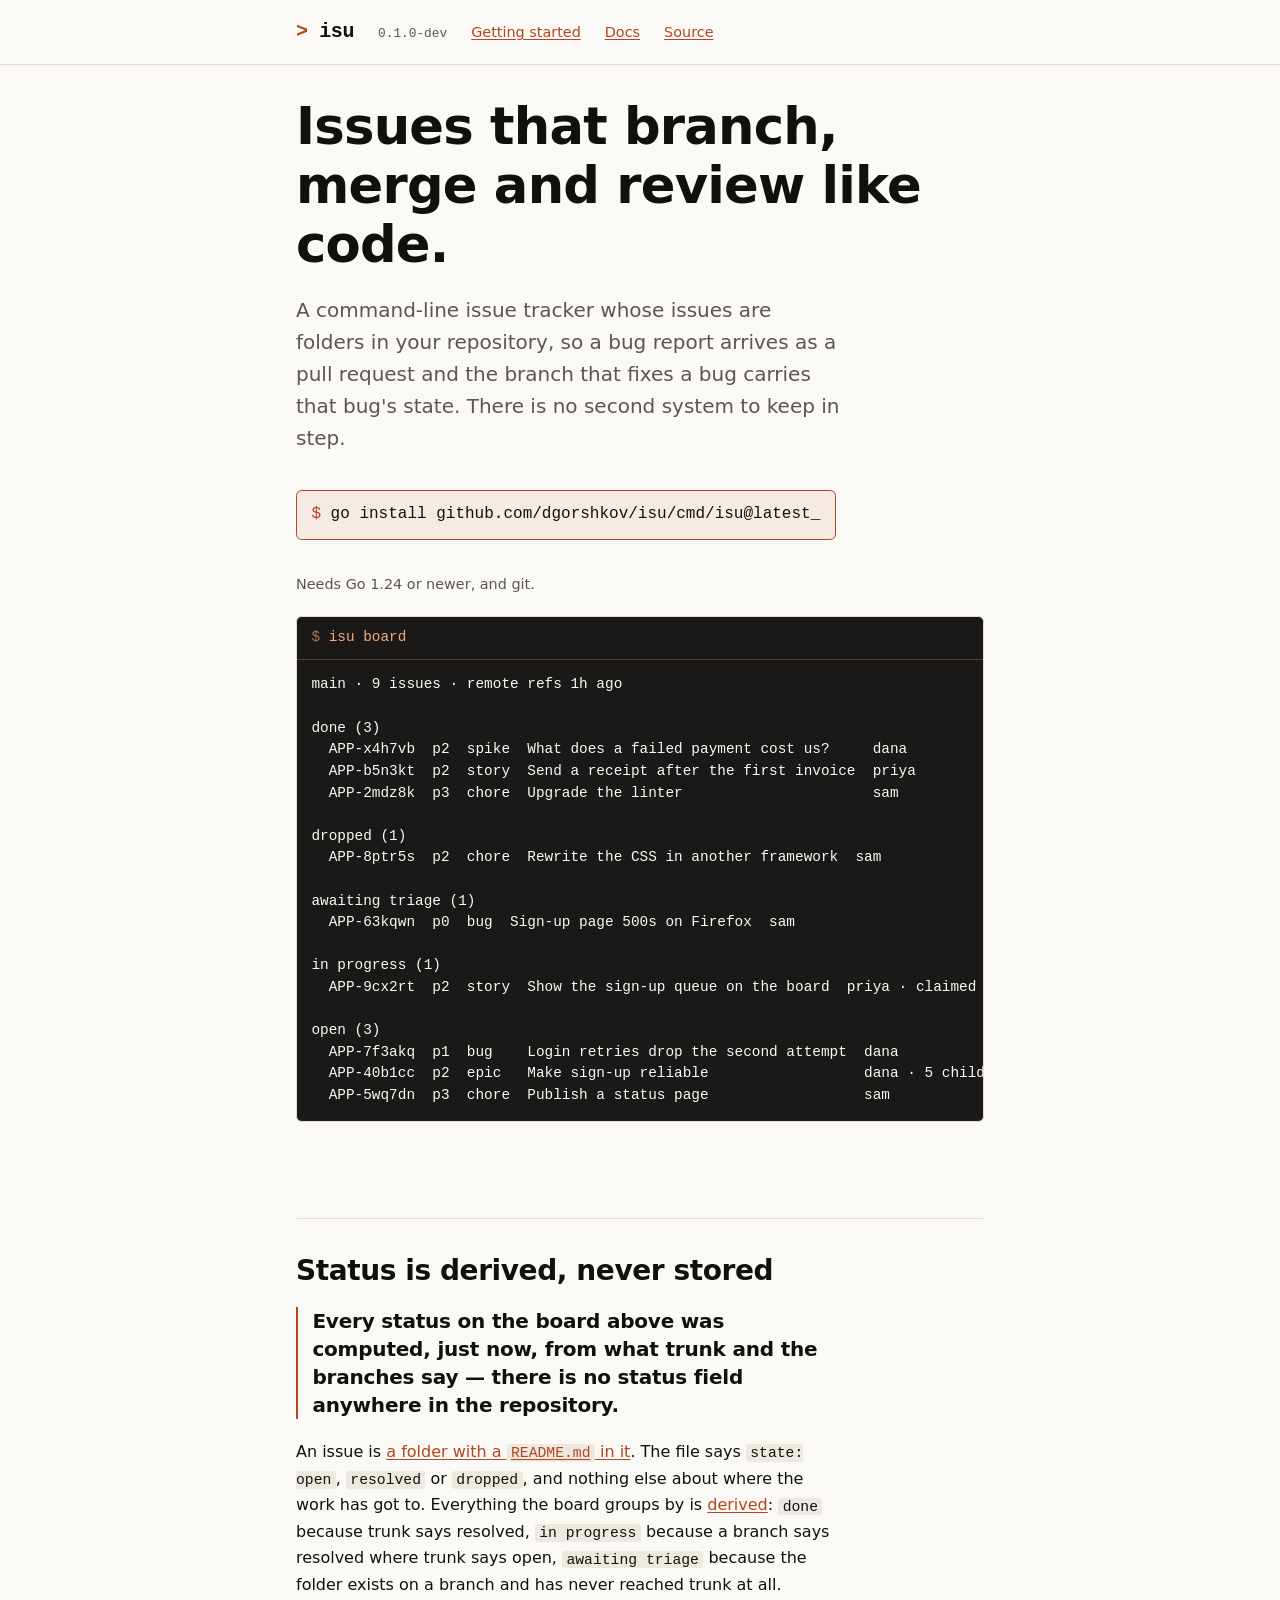
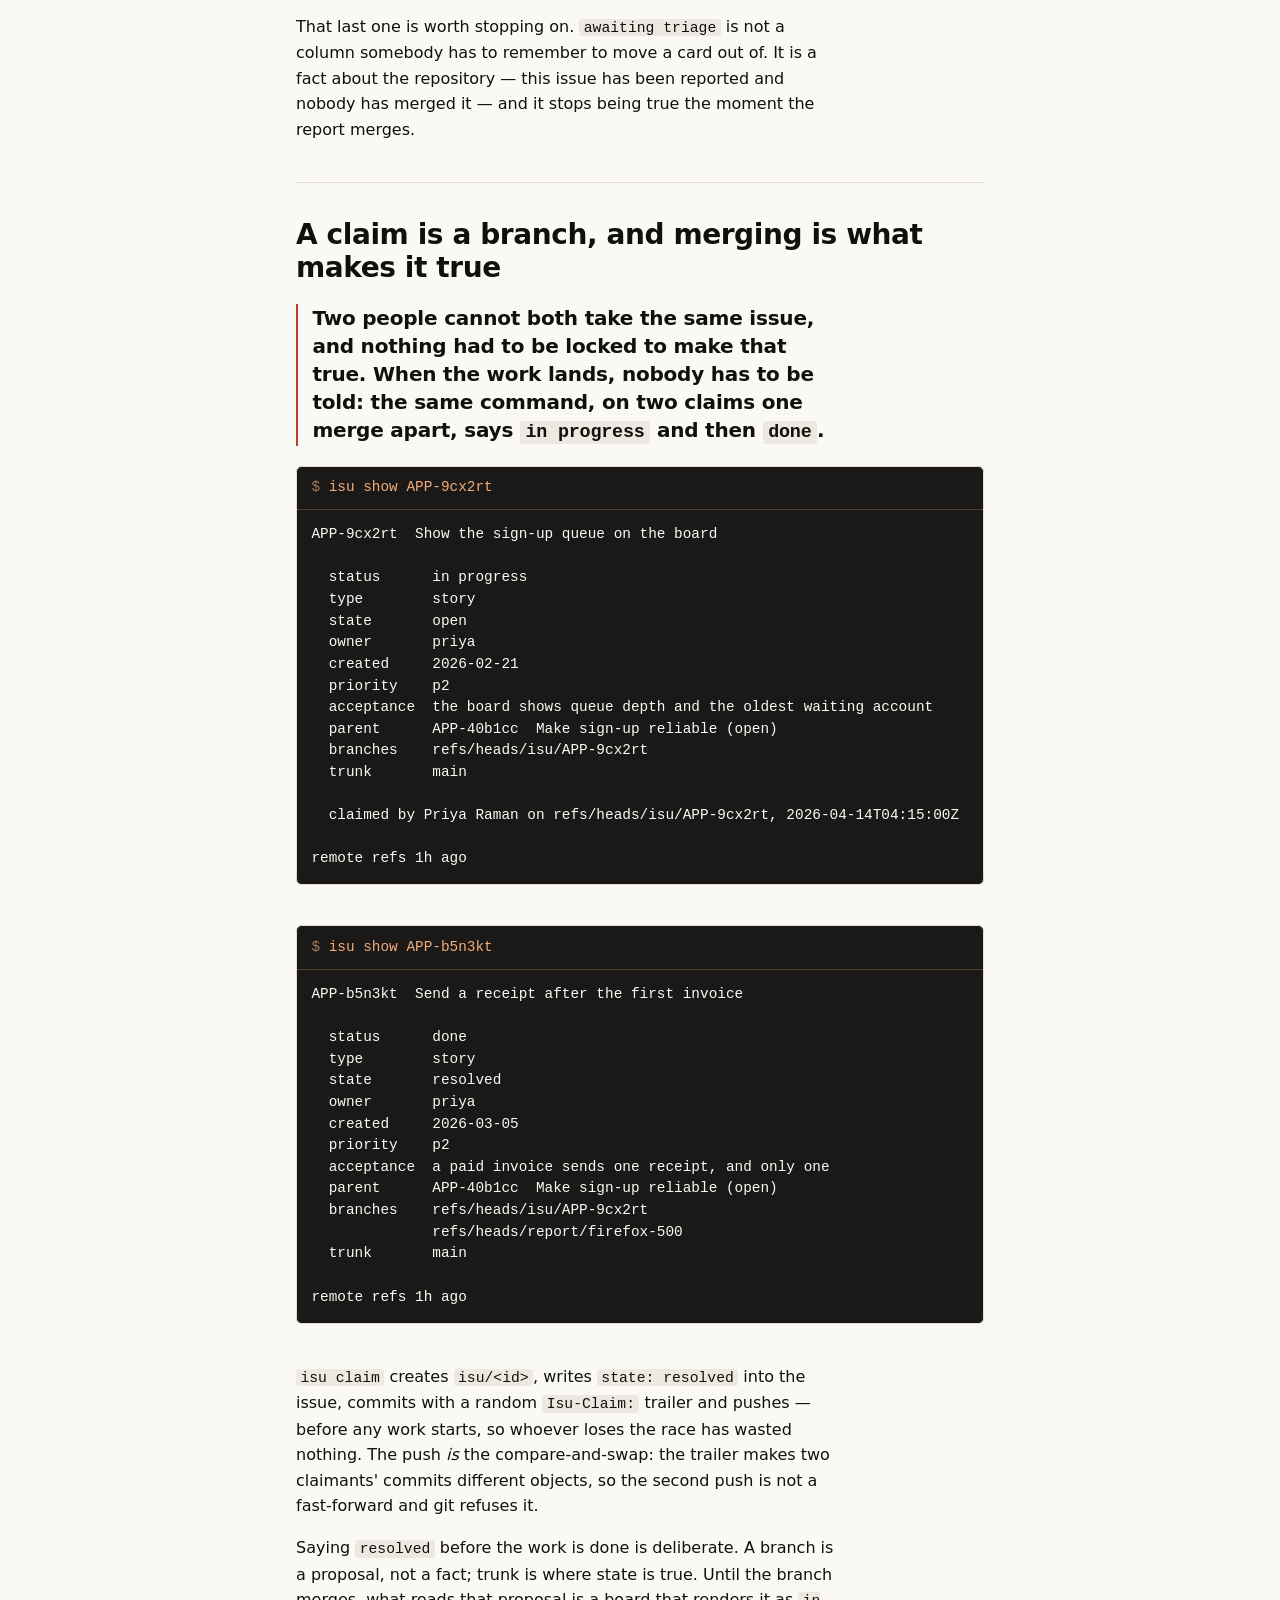
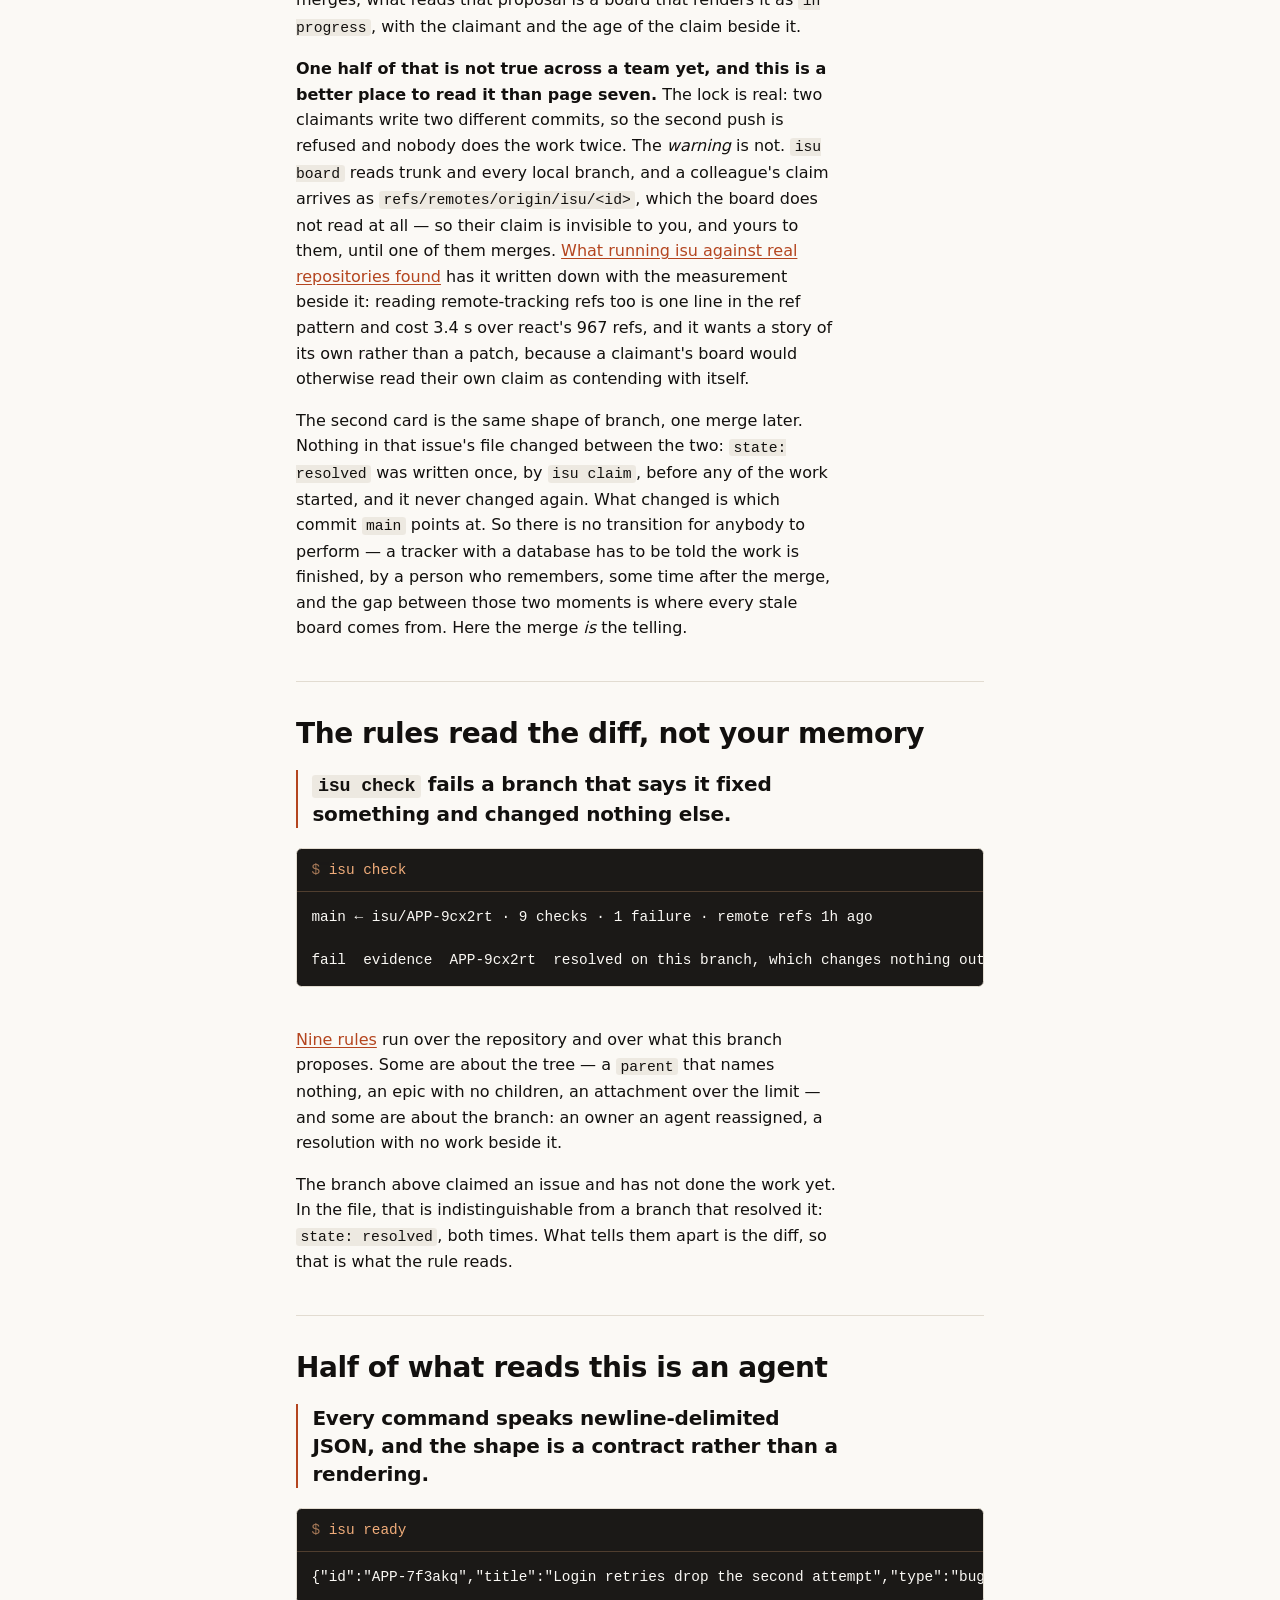
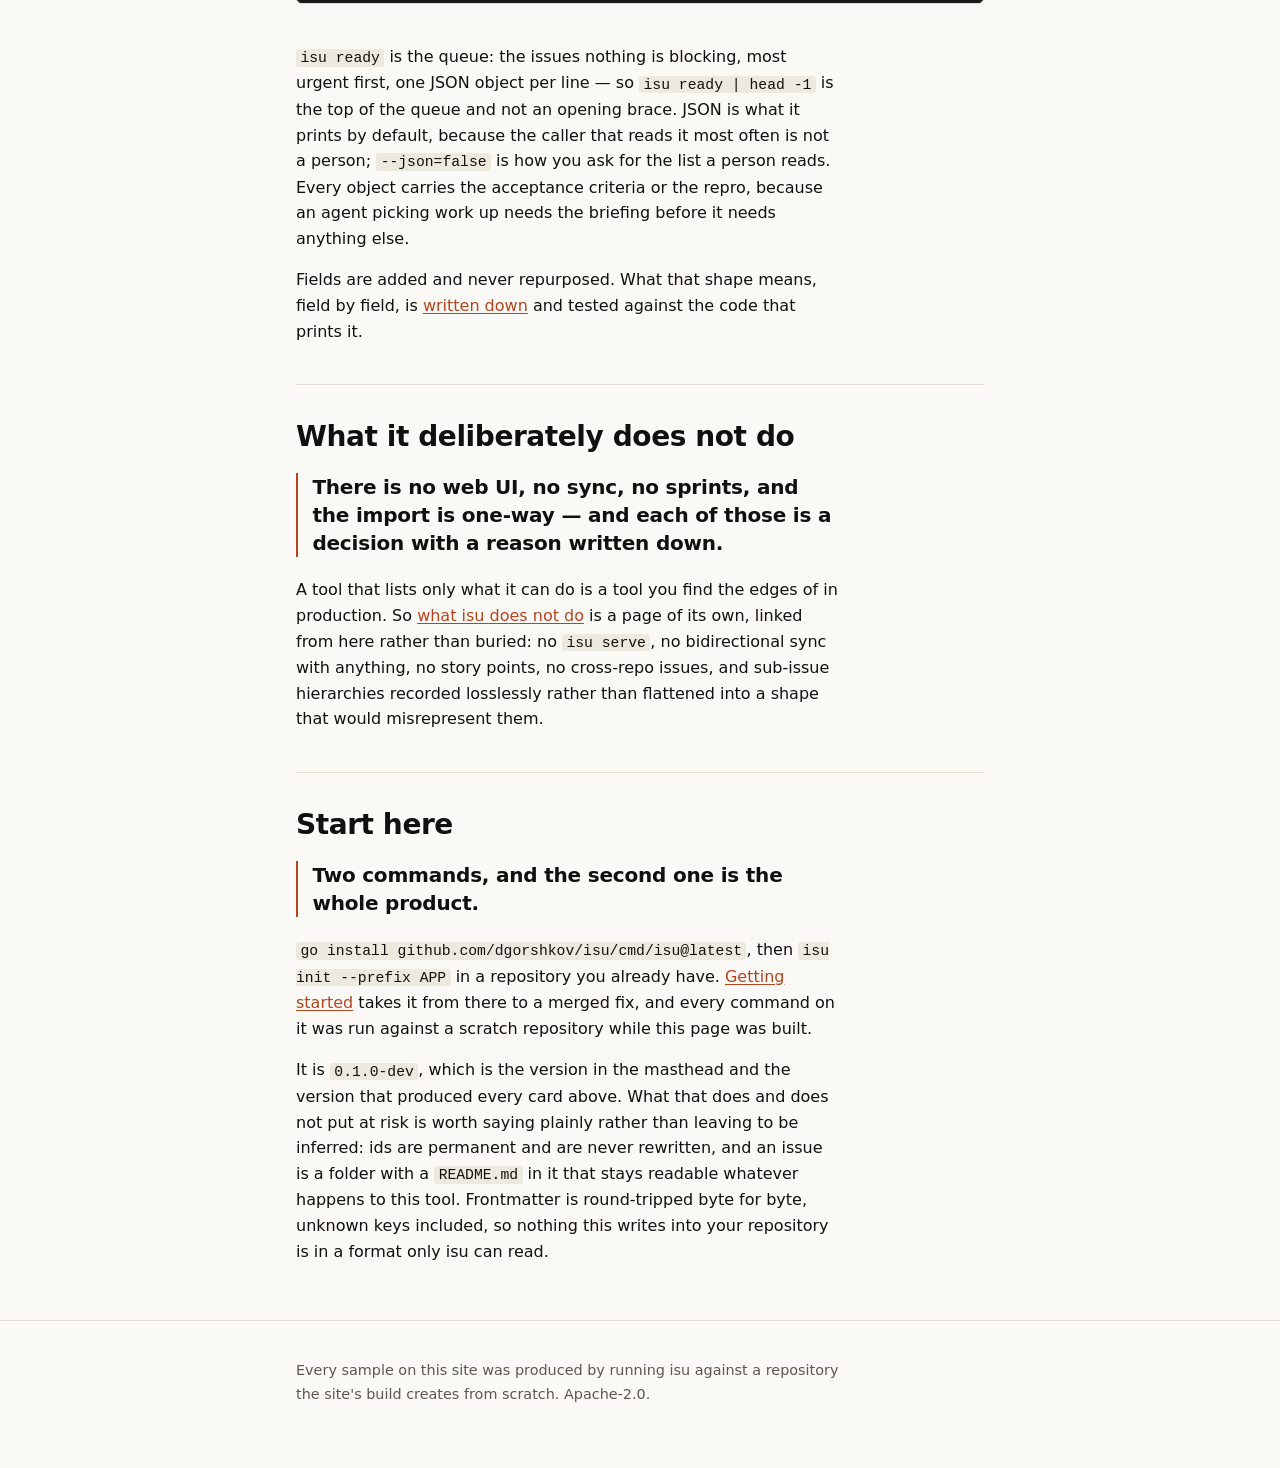
<file: web/site/index.html>
<!DOCTYPE html>
<html lang="en">
<head>
<meta charset="utf-8">
<meta name="viewport" content="width=device-width, initial-scale=1">
<title>isu — issues that branch, merge and review like code</title>
<meta name="description" content="isu keeps issues as folders in your repository, so a bug report arrives as a pull request and the branch that fixes a bug carries that bug&#39;s state. Status is derived from git rather than stored anywhere.">
<link rel="canonical" href="https://isu-website.netlify.app/index.html">
<link rel="icon" href="favicon.svg" type="image/svg+xml">
<link rel="stylesheet" href="site.css">
<meta property="og:type" content="website">
<meta property="og:title" content="isu — issues that branch, merge and review like code">
<meta property="og:description" content="isu keeps issues as folders in your repository, so a bug report arrives as a pull request and the branch that fixes a bug carries that bug&#39;s state. Status is derived from git rather than stored anywhere.">
<meta property="og:url" content="https://isu-website.netlify.app/index.html">
<meta property="og:image" content="https://isu-website.netlify.app/og.png">
<meta name="twitter:card" content="summary_large_image">
<meta name="twitter:title" content="isu — issues that branch, merge and review like code">
<meta name="twitter:description" content="isu keeps issues as folders in your repository, so a bug report arrives as a pull request and the branch that fixes a bug carries that bug&#39;s state. Status is derived from git rather than stored anywhere.">
<meta name="twitter:image" content="https://isu-website.netlify.app/og.png">
</head>
<body>
<a class="skip" href="#main">Skip to the content</a>
<header class="masthead">
<div class="wrap">
<a class="wordmark" href="index.html">isu</a>
<span class="version">0.1.0-dev</span>
<nav aria-label="Sections">
<a href="docs/getting-started.html">Getting started</a>
<a href="docs/index.html">Docs</a>
<a href="https://github.com/dgorshkov/isu">Source</a>
</nav>
</div>
</header>
<main id="main" class="wrap">
<div class="hero">
<h1>Issues that branch, merge and review like code.</h1>
<p class="tagline">A command-line issue tracker whose issues are folders in your repository, so a bug report arrives as a pull request and the branch that fixes a bug carries that bug&#39;s state. There is no second system to keep in step.</p>
<p class="install" tabindex="0" role="region" aria-label="install command">go install github.com/dgorshkov/isu/cmd/isu@latest</p>
<p class="requires">Needs Go 1.24 or newer, and git.</p>
<div class="proof">
<p class="command">isu board</p>
<pre tabindex="0" role="region" aria-label="output of isu board"><code>main · 9 issues · remote refs 1h ago

done (3)
  APP-x4h7vb  p2  spike  What does a failed payment cost us?     dana
  APP-b5n3kt  p2  story  Send a receipt after the first invoice  priya
  APP-2mdz8k  p3  chore  Upgrade the linter                      sam

dropped (1)
  APP-8ptr5s  p2  chore  Rewrite the CSS in another framework  sam

awaiting triage (1)
  APP-63kqwn  p0  bug  Sign-up page 500s on Firefox  sam

in progress (1)
  APP-9cx2rt  p2  story  Show the sign-up queue on the board  priya · claimed by Priya Raman

open (3)
  APP-7f3akq  p1  bug    Login retries drop the second attempt  dana
  APP-40b1cc  p2  epic   Make sign-up reliable                  dana · 5 children
  APP-5wq7dn  p3  chore  Publish a status page                  sam</code></pre>
</div>
</div>

<section class="section" id="derived">
<h2>Status is derived, never stored</h2>
<p class="claim">Every status on the board above was computed, just now, from what trunk and the branches say — there is no status field anywhere in the repository.</p>
<p>An issue is <a href="docs/data-model.html">a folder with a <code>README.md</code> in it</a>. The file says <code>state: open</code>, <code>resolved</code> or <code>dropped</code>, and nothing else about where the work has got to. Everything the board groups by is <a href="docs/statuses.html">derived</a>: <code>done</code> because trunk says resolved, <code>in progress</code> because a branch says resolved where trunk says open, <code>awaiting triage</code> because the folder exists on a branch and has never reached trunk at all.</p>
<p>That last one is worth stopping on. <code>awaiting triage</code> is not a column somebody has to remember to move a card out of. It is a fact about the repository — this issue has been reported and nobody has merged it — and it stops being true the moment the report merges.</p>
</section>

<section class="section" id="claims">
<h2>A claim is a branch, and merging is what makes it true</h2>
<p class="claim">Two people cannot both take the same issue, and nothing had to be locked to make that true. When the work lands, nobody has to be told: the same command, on two claims one merge apart, says <code>in progress</code> and then <code>done</code>.</p>
<div class="proof">
<p class="command">isu show APP-9cx2rt</p>
<pre tabindex="0" role="region" aria-label="output of isu show APP-9cx2rt"><code>APP-9cx2rt  Show the sign-up queue on the board

  status      in progress
  type        story
  state       open
  owner       priya
  created     2026-02-21
  priority    p2
  acceptance  the board shows queue depth and the oldest waiting account
  parent      APP-40b1cc  Make sign-up reliable (open)
  branches    refs/heads/isu/APP-9cx2rt
  trunk       main

  claimed by Priya Raman on refs/heads/isu/APP-9cx2rt, 2026-04-14T04:15:00Z

remote refs 1h ago</code></pre>
</div>
<div class="proof">
<p class="command">isu show APP-b5n3kt</p>
<pre tabindex="0" role="region" aria-label="output of isu show APP-b5n3kt"><code>APP-b5n3kt  Send a receipt after the first invoice

  status      done
  type        story
  state       resolved
  owner       priya
  created     2026-03-05
  priority    p2
  acceptance  a paid invoice sends one receipt, and only one
  parent      APP-40b1cc  Make sign-up reliable (open)
  branches    refs/heads/isu/APP-9cx2rt
              refs/heads/report/firefox-500
  trunk       main

remote refs 1h ago</code></pre>
</div>
<p><code>isu claim</code> creates <code>isu/&lt;id&gt;</code>, writes <code>state: resolved</code> into the issue, commits with a random <code>Isu-Claim:</code> trailer and pushes — before any work starts, so whoever loses the race has wasted nothing. The push <em>is</em> the compare-and-swap: the trailer makes two claimants&#39; commits different objects, so the second push is not a fast-forward and git refuses it.</p>
<p>Saying <code>resolved</code> before the work is done is deliberate. A branch is a proposal, not a fact; trunk is where state is true. Until the branch merges, what reads that proposal is a board that renders it as <code>in progress</code>, with the claimant and the age of the claim beside it.</p>
<p><strong>One half of that is not true across a team yet, and this is a better place to read it than page seven.</strong> The lock is real: two claimants write two different commits, so the second push is refused and nobody does the work twice. The <em>warning</em> is not. <code>isu board</code> reads trunk and every local branch, and a colleague&#39;s claim arrives as <code>refs/remotes/origin/isu/&lt;id&gt;</code>, which the board does not read at all — so their claim is invisible to you, and yours to them, until one of them merges. <a href="docs/field-notes.html">What running isu against real repositories found</a> has it written down with the measurement beside it: reading remote-tracking refs too is one line in the ref pattern and cost 3.4 s over react&#39;s 967 refs, and it wants a story of its own rather than a patch, because a claimant&#39;s board would otherwise read their own claim as contending with itself.</p>
<p>The second card is the same shape of branch, one merge later. Nothing in that issue&#39;s file changed between the two: <code>state: resolved</code> was written once, by <code>isu claim</code>, before any of the work started, and it never changed again. What changed is which commit <code>main</code> points at. So there is no transition for anybody to perform — a tracker with a database has to be told the work is finished, by a person who remembers, some time after the merge, and the gap between those two moments is where every stale board comes from. Here the merge <em>is</em> the telling.</p>
</section>

<section class="section" id="checks">
<h2>The rules read the diff, not your memory</h2>
<p class="claim"><code>isu check</code> fails a branch that says it fixed something and changed nothing else.</p>
<div class="proof">
<p class="command">isu check</p>
<pre tabindex="0" role="region" aria-label="output of isu check"><code>main ← isu/APP-9cx2rt · 9 checks · 1 failure · remote refs 1h ago

fail  evidence  APP-9cx2rt  resolved on this branch, which changes nothing outside issues/: a claim writes `state: resolved` and touches nothing else, so this is a claim and not a resolution</code></pre>
</div>
<p><a href="docs/checks.html">Nine rules</a> run over the repository and over what this branch proposes. Some are about the tree — a <code>parent</code> that names nothing, an epic with no children, an attachment over the limit — and some are about the branch: an owner an agent reassigned, a resolution with no work beside it.</p>
<p>The branch above claimed an issue and has not done the work yet. In the file, that is indistinguishable from a branch that resolved it: <code>state: resolved</code>, both times. What tells them apart is the diff, so that is what the rule reads.</p>
</section>

<section class="section" id="json">
<h2>Half of what reads this is an agent</h2>
<p class="claim">Every command speaks newline-delimited JSON, and the shape is a contract rather than a rendering.</p>
<div class="proof">
<p class="command">isu ready</p>
<pre tabindex="0" role="region" aria-label="output of isu ready"><code>{&#34;id&#34;:&#34;APP-7f3akq&#34;,&#34;title&#34;:&#34;Login retries drop the second attempt&#34;,&#34;type&#34;:&#34;bug&#34;,&#34;state&#34;:&#34;open&#34;,&#34;status&#34;:&#34;open&#34;,&#34;owner&#34;:&#34;dana&#34;,&#34;created&#34;:&#34;2026-02-21&#34;,&#34;priority&#34;:&#34;p1&#34;,&#34;parent&#34;:&#34;APP-40b1cc&#34;,&#34;blocked_by&#34;:[],&#34;repro&#34;:&#34;sign in, fail once, retry within 5s&#34;,&#34;acceptance&#34;:&#34;&#34;,&#34;question&#34;:&#34;&#34;,&#34;reason&#34;:&#34;&#34;,&#34;resolution&#34;:&#34;&#34;,&#34;on_trunk&#34;:true,&#34;reopened&#34;:false,&#34;contended&#34;:false,&#34;stale&#34;:false,&#34;claims&#34;:[],&#34;elsewhere&#34;:[],&#34;epic&#34;:null,&#34;broken&#34;:null}</code></pre>
</div>
<p><code>isu ready</code> is the queue: the issues nothing is blocking, most urgent first, one JSON object per line — so <code>isu ready | head -1</code> is the top of the queue and not an opening brace. JSON is what it prints by default, because the caller that reads it most often is not a person; <code>--json=false</code> is how you ask for the list a person reads. Every object carries the acceptance criteria or the repro, because an agent picking work up needs the briefing before it needs anything else.</p>
<p>Fields are added and never repurposed. What that shape means, field by field, is <a href="docs/json.html">written down</a> and tested against the code that prints it.</p>
</section>

<section class="section" id="limits">
<h2>What it deliberately does not do</h2>
<p class="claim">There is no web UI, no sync, no sprints, and the import is one-way — and each of those is a decision with a reason written down.</p>
<p>A tool that lists only what it can do is a tool you find the edges of in production. So <a href="docs/not-doing.html">what isu does not do</a> is a page of its own, linked from here rather than buried: no <code>isu serve</code>, no bidirectional sync with anything, no story points, no cross-repo issues, and sub-issue hierarchies recorded losslessly rather than flattened into a shape that would misrepresent them.</p>
</section>

<section class="section" id="start">
<h2>Start here</h2>
<p class="claim">Two commands, and the second one is the whole product.</p>
<p><code>go install github.com/dgorshkov/isu/cmd/isu@latest</code>, then <code>isu init --prefix APP</code> in a repository you already have. <a href="docs/getting-started.html">Getting started</a> takes it from there to a merged fix, and every command on it was run against a scratch repository while this page was built.</p>
<p>It is <code>0.1.0-dev</code>, which is the version in the masthead and the version that produced every card above. What that does and does not put at risk is worth saying plainly rather than leaving to be inferred: ids are permanent and are never rewritten, and an issue is a folder with a <code>README.md</code> in it that stays readable whatever happens to this tool. Frontmatter is round-tripped byte for byte, unknown keys included, so nothing this writes into your repository is in a format only isu can read.</p>
</section>


</main>
<footer class="foot">
<div class="wrap">
<p>Every sample on this site was produced by running isu against a repository the site&#39;s build creates from scratch. Apache-2.0.</p>
</div>
</footer>
</body>
</html>
</file>
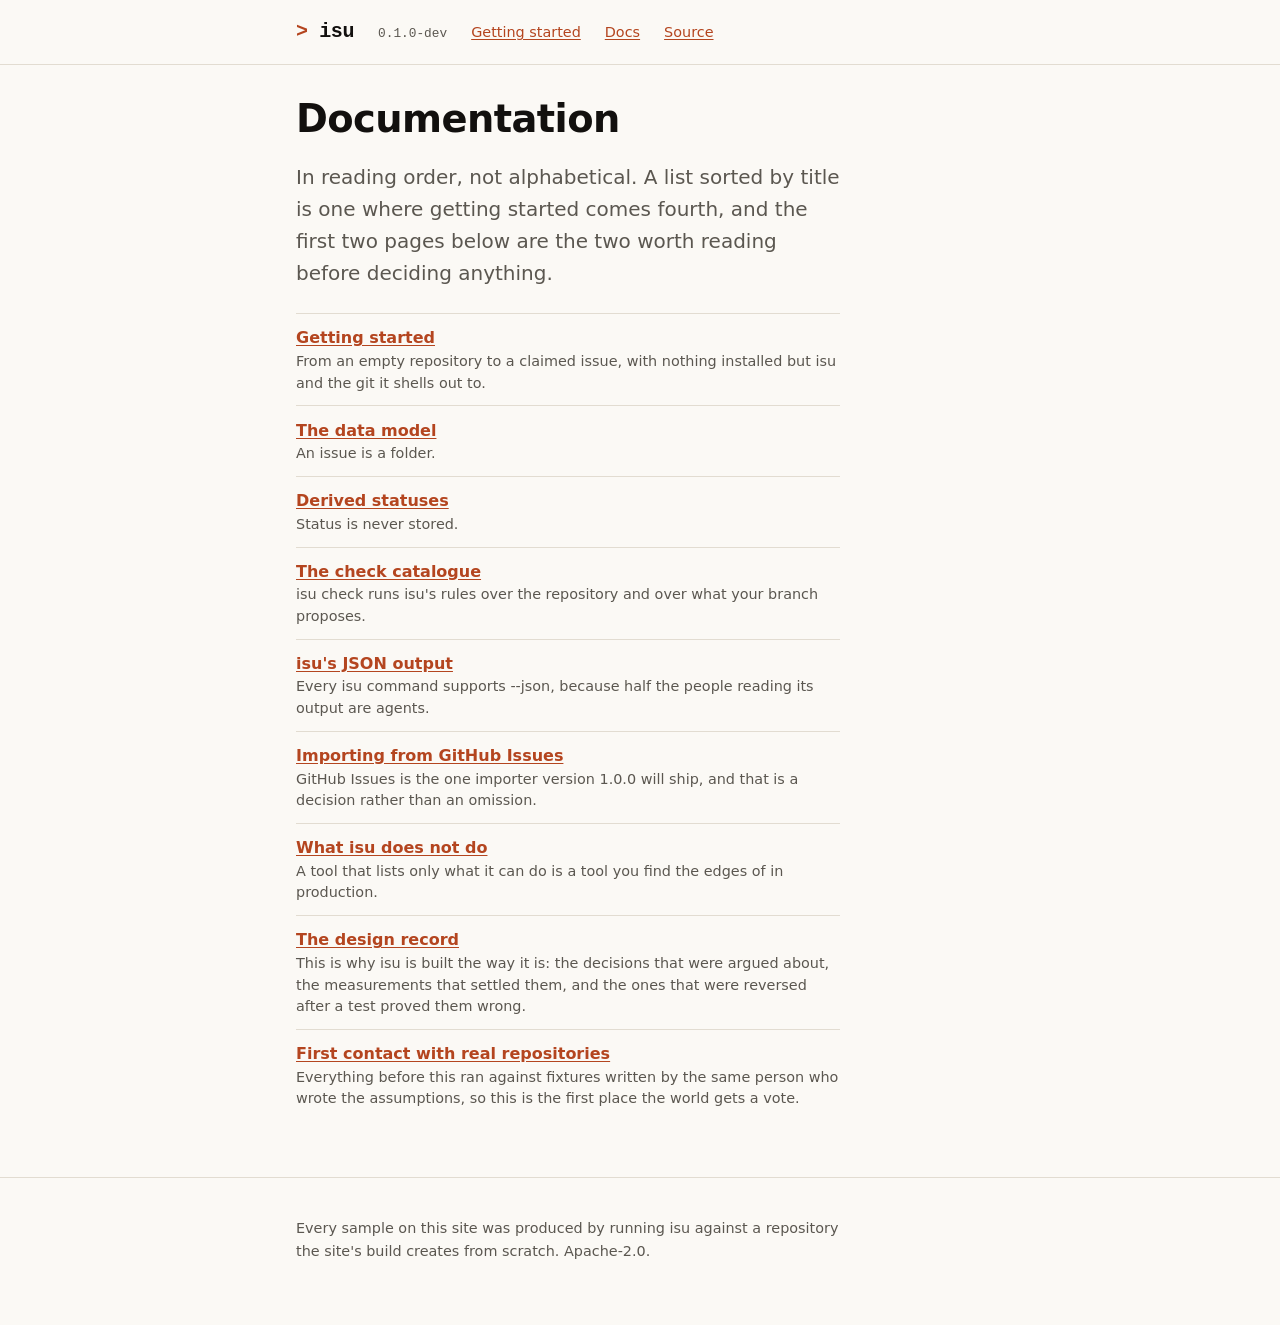
<file: web/site/docs/index.html>
<!DOCTYPE html>
<html lang="en">
<head>
<meta charset="utf-8">
<meta name="viewport" content="width=device-width, initial-scale=1">
<title>Documentation — isu</title>
<meta name="description" content="Every page of isu&#39;s documentation, in reading order, and what each one is for.">
<link rel="canonical" href="https://isu-website.netlify.app/docs/index.html">
<link rel="icon" href="../favicon.svg" type="image/svg+xml">
<link rel="stylesheet" href="../site.css">
<meta property="og:type" content="website">
<meta property="og:title" content="Documentation — isu">
<meta property="og:description" content="Every page of isu&#39;s documentation, in reading order, and what each one is for.">
<meta property="og:url" content="https://isu-website.netlify.app/docs/index.html">
<meta property="og:image" content="https://isu-website.netlify.app/og.png">
<meta name="twitter:card" content="summary_large_image">
<meta name="twitter:title" content="Documentation — isu">
<meta name="twitter:description" content="Every page of isu&#39;s documentation, in reading order, and what each one is for.">
<meta name="twitter:image" content="https://isu-website.netlify.app/og.png">
</head>
<body>
<a class="skip" href="#main">Skip to the content</a>
<header class="masthead">
<div class="wrap">
<a class="wordmark" href="../index.html">isu</a>
<span class="version">0.1.0-dev</span>
<nav aria-label="Sections">
<a href="../docs/getting-started.html">Getting started</a>
<a href="../docs/index.html" aria-current="page">Docs</a>
<a href="https://github.com/dgorshkov/isu">Source</a>
</nav>
</div>
</header>
<main id="main" class="wrap">
<h1>Documentation</h1>
<p class="tagline">In reading order, not alphabetical. A list sorted by title is one where getting started comes fourth, and the first two pages below are the two worth reading before deciding anything.</p>
<ul class="pages">
<li><a href="getting-started.html">Getting started</a><span class="note">From an empty repository to a claimed issue, with nothing installed but isu and the git it shells out to.</span></li>
<li><a href="data-model.html">The data model</a><span class="note">An issue is a folder.</span></li>
<li><a href="statuses.html">Derived statuses</a><span class="note">Status is never stored.</span></li>
<li><a href="checks.html">The check catalogue</a><span class="note">isu check runs isu&#39;s rules over the repository and over what your branch proposes.</span></li>
<li><a href="json.html">isu&#39;s JSON output</a><span class="note">Every isu command supports --json, because half the people reading its output are agents.</span></li>
<li><a href="importing.html">Importing from GitHub Issues</a><span class="note">GitHub Issues is the one importer version 1.0.0 will ship, and that is a decision rather than an omission.</span></li>
<li><a href="not-doing.html">What isu does not do</a><span class="note">A tool that lists only what it can do is a tool you find the edges of in production.</span></li>
<li><a href="design.html">The design record</a><span class="note">This is why isu is built the way it is: the decisions that were argued about, the measurements that settled them, and the ones that were reversed after a test proved them wrong.</span></li>
<li><a href="field-notes.html">First contact with real repositories</a><span class="note">Everything before this ran against fixtures written by the same person who wrote the assumptions, so this is the first place the world gets a vote.</span></li>
</ul>

</main>
<footer class="foot">
<div class="wrap">
<p>Every sample on this site was produced by running isu against a repository the site&#39;s build creates from scratch. Apache-2.0.</p>
</div>
</footer>
</body>
</html>
</file>
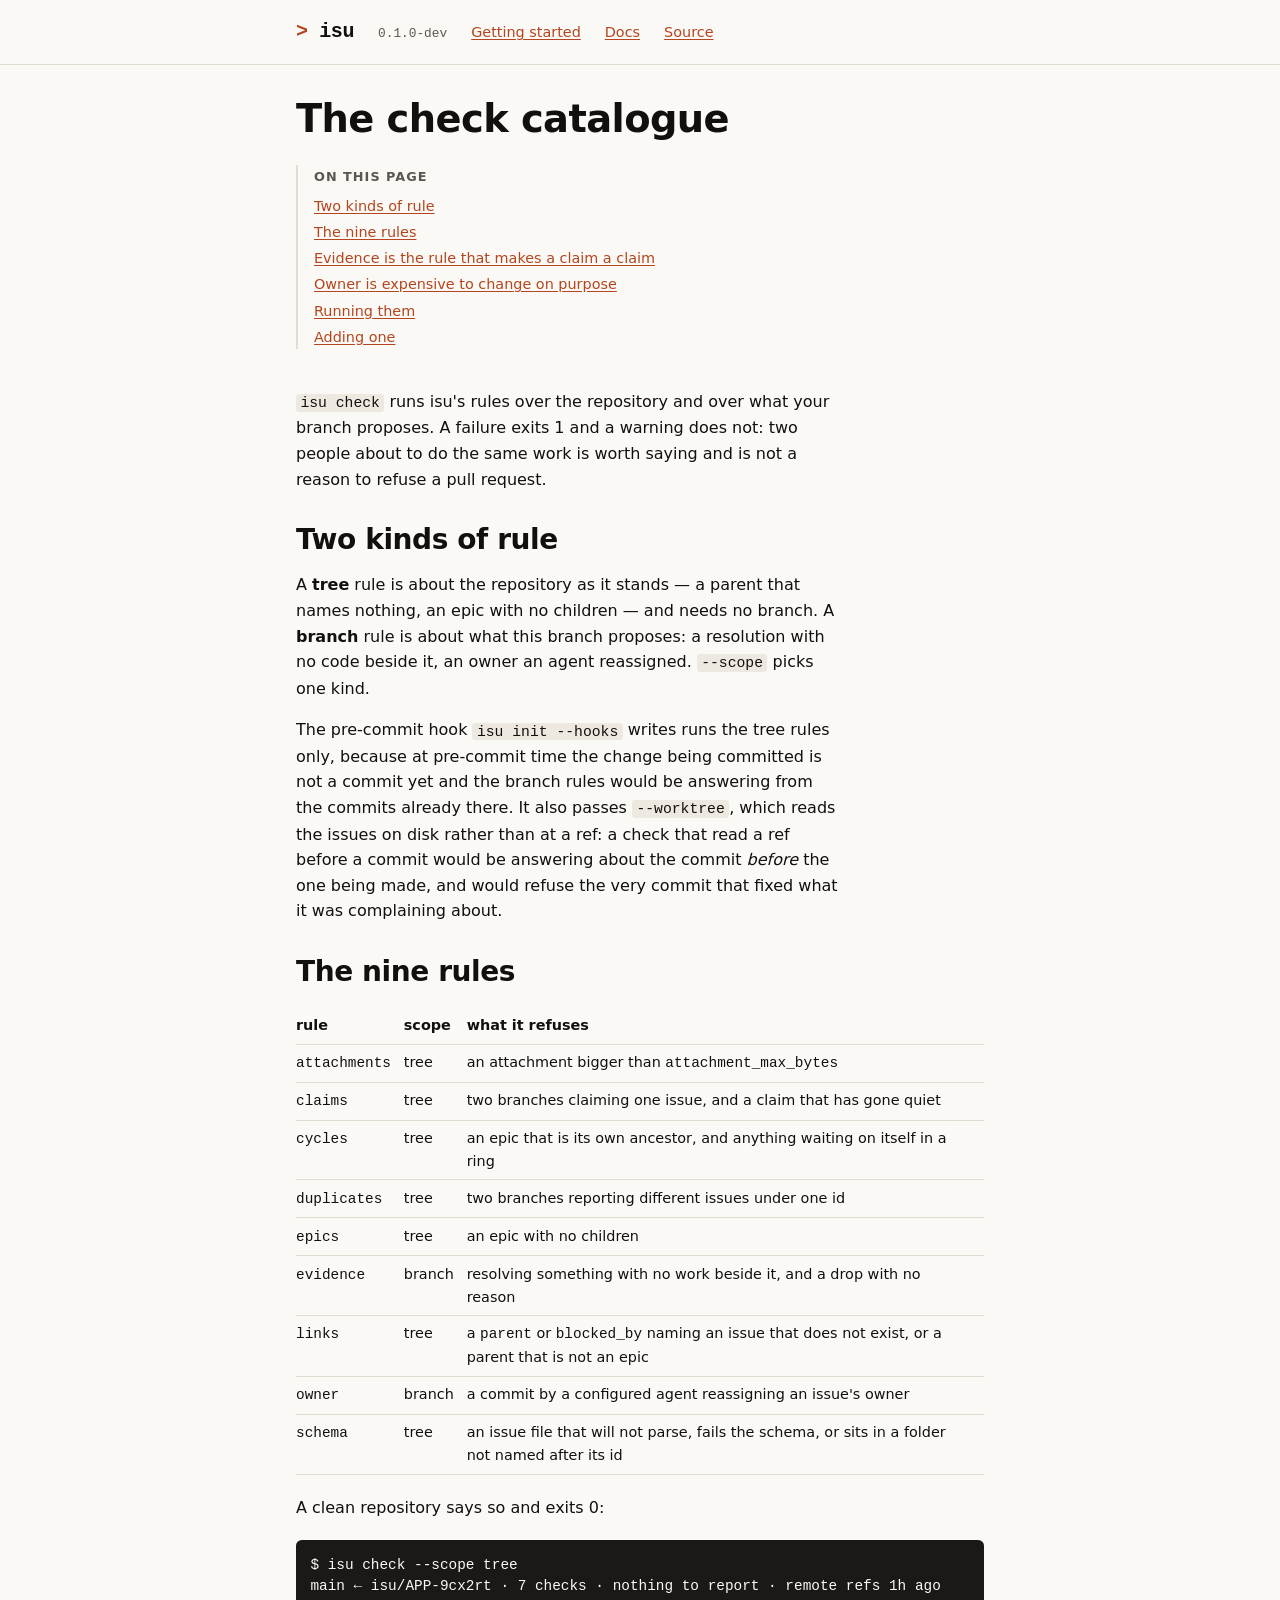
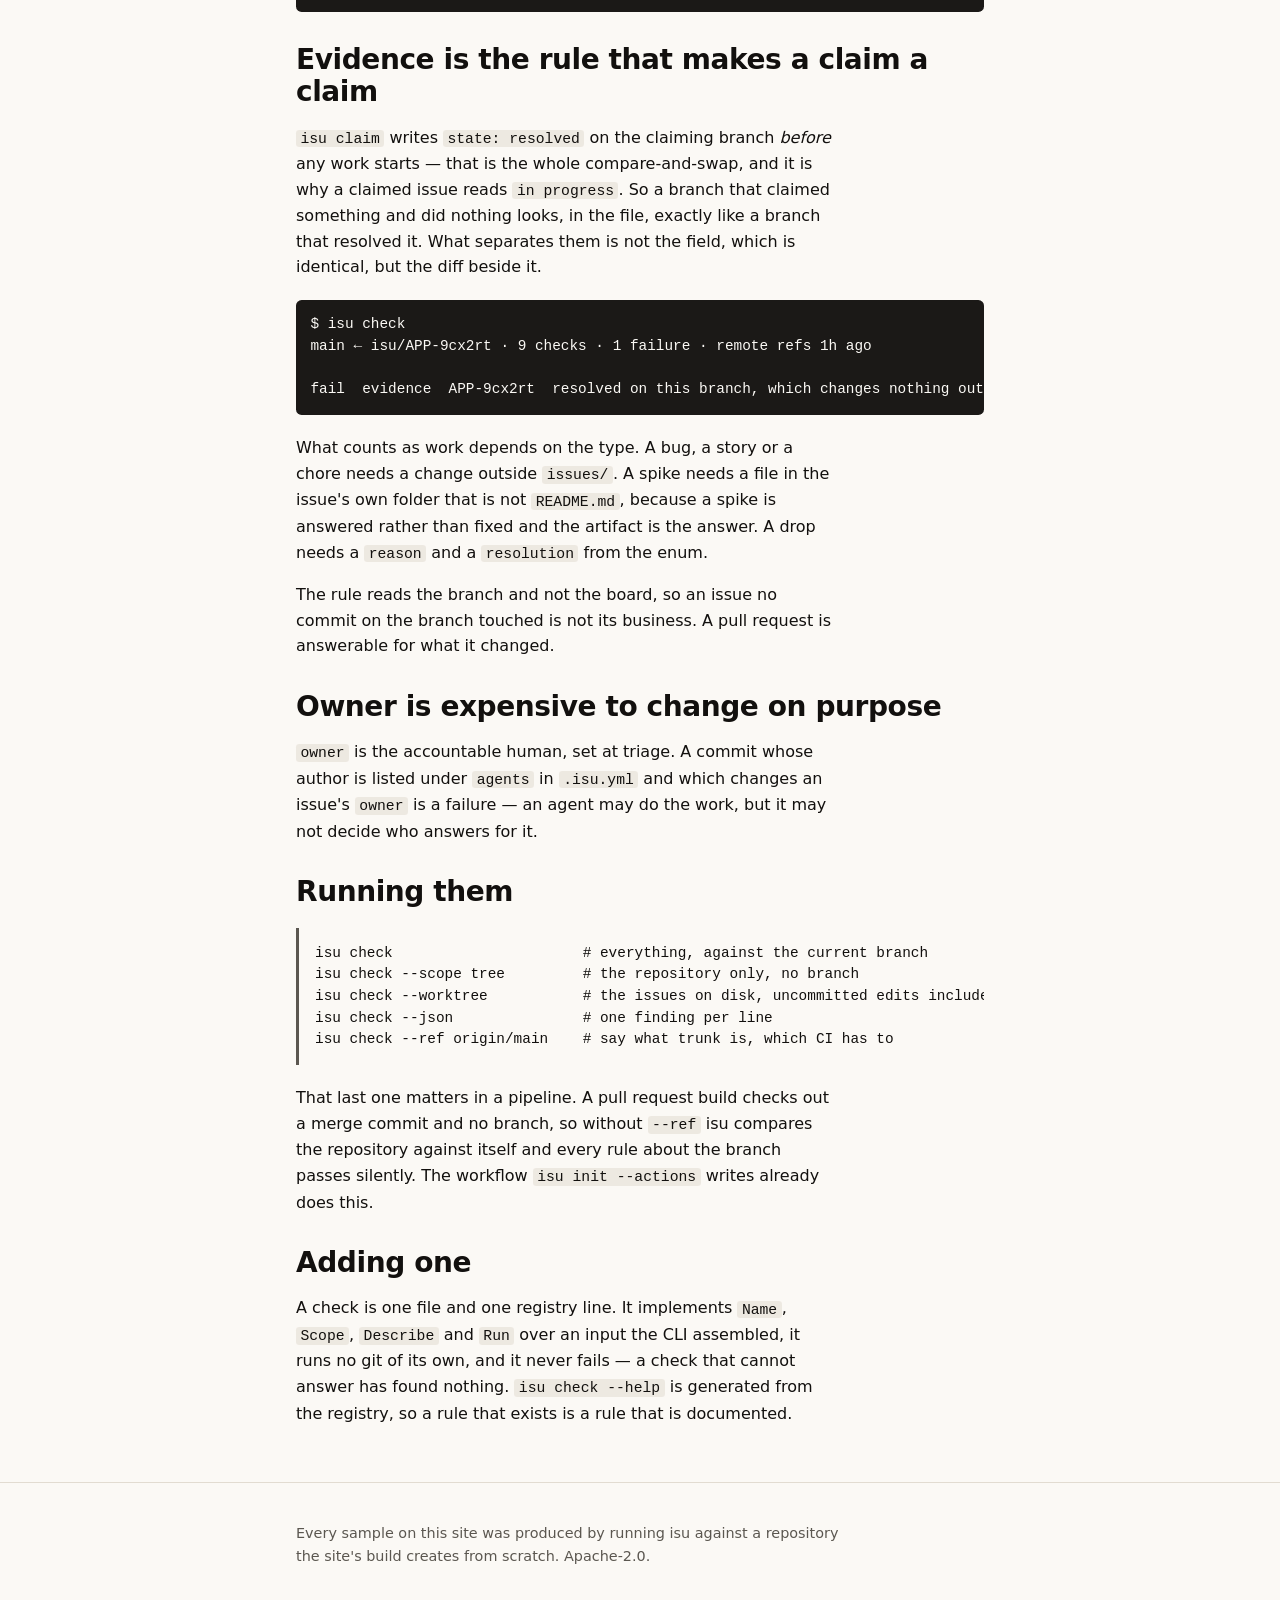
<file: web/site/docs/checks.html>
<!DOCTYPE html>
<html lang="en">
<head>
<meta charset="utf-8">
<meta name="viewport" content="width=device-width, initial-scale=1">
<title>The check catalogue — isu</title>
<meta name="description" content="isu check runs isu&#39;s rules over the repository and over what your branch proposes. A failure exits 1 and a warning does not: two people about to do the same work is worth saying and is not a reason to refuse a pull request.">
<link rel="canonical" href="https://isu-website.netlify.app/docs/checks.html">
<link rel="icon" href="../favicon.svg" type="image/svg+xml">
<link rel="stylesheet" href="../site.css">
<meta property="og:type" content="website">
<meta property="og:title" content="The check catalogue — isu">
<meta property="og:description" content="isu check runs isu&#39;s rules over the repository and over what your branch proposes. A failure exits 1 and a warning does not: two people about to do the same work is worth saying and is not a reason to refuse a pull request.">
<meta property="og:url" content="https://isu-website.netlify.app/docs/checks.html">
<meta property="og:image" content="https://isu-website.netlify.app/og.png">
<meta name="twitter:card" content="summary_large_image">
<meta name="twitter:title" content="The check catalogue — isu">
<meta name="twitter:description" content="isu check runs isu&#39;s rules over the repository and over what your branch proposes. A failure exits 1 and a warning does not: two people about to do the same work is worth saying and is not a reason to refuse a pull request.">
<meta name="twitter:image" content="https://isu-website.netlify.app/og.png">
</head>
<body>
<a class="skip" href="#main">Skip to the content</a>
<header class="masthead">
<div class="wrap">
<a class="wordmark" href="../index.html">isu</a>
<span class="version">0.1.0-dev</span>
<nav aria-label="Sections">
<a href="../docs/getting-started.html">Getting started</a>
<a href="../docs/index.html">Docs</a>
<a href="https://github.com/dgorshkov/isu">Source</a>
</nav>
</div>
</header>
<main id="main" class="wrap">
<h1>The check catalogue</h1>
<nav class="contents" aria-label="On this page">
<strong>On this page</strong>
<ul>
<li><a href="#two-kinds-of-rule">Two kinds of rule</a></li>
<li><a href="#the-nine-rules">The nine rules</a></li>
<li><a href="#evidence-is-the-rule-that-makes-a-claim-a-claim">Evidence is the rule that makes a claim a claim</a></li>
<li><a href="#owner-is-expensive-to-change-on-purpose">Owner is expensive to change on purpose</a></li>
<li><a href="#running-them">Running them</a></li>
<li><a href="#adding-one">Adding one</a></li>
</ul>
</nav>
<p><code>isu check</code> runs isu&#39;s rules over the repository and over what your branch proposes. A failure exits 1 and a warning does not: two people about to do the same work is worth saying and is not a reason to refuse a pull request.</p>
<h2 id="two-kinds-of-rule">Two kinds of rule</h2>
<p>A <strong>tree</strong> rule is about the repository as it stands — a parent that names nothing, an epic with no children — and needs no branch. A <strong>branch</strong> rule is about what this branch proposes: a resolution with no code beside it, an owner an agent reassigned. <code>--scope</code> picks one kind.</p>
<p>The pre-commit hook <code>isu init --hooks</code> writes runs the tree rules only, because at pre-commit time the change being committed is not a commit yet and the branch rules would be answering from the commits already there. It also passes <code>--worktree</code>, which reads the issues on disk rather than at a ref: a check that read a ref before a commit would be answering about the commit <em>before</em> the one being made, and would refuse the very commit that fixed what it was complaining about.</p>
<h2 id="the-nine-rules">The nine rules</h2>
<div class="scroller" tabindex="0" role="group" aria-label="table">
<table>
<thead><tr>
<th>rule</th>
<th>scope</th>
<th>what it refuses</th>
</tr></thead>
<tbody>
<tr>
<td><code>attachments</code></td>
<td>tree</td>
<td>an attachment bigger than <code>attachment_max_bytes</code></td>
</tr>
<tr>
<td><code>claims</code></td>
<td>tree</td>
<td>two branches claiming one issue, and a claim that has gone quiet</td>
</tr>
<tr>
<td><code>cycles</code></td>
<td>tree</td>
<td>an epic that is its own ancestor, and anything waiting on itself in a ring</td>
</tr>
<tr>
<td><code>duplicates</code></td>
<td>tree</td>
<td>two branches reporting different issues under one id</td>
</tr>
<tr>
<td><code>epics</code></td>
<td>tree</td>
<td>an epic with no children</td>
</tr>
<tr>
<td><code>evidence</code></td>
<td>branch</td>
<td>resolving something with no work beside it, and a drop with no reason</td>
</tr>
<tr>
<td><code>links</code></td>
<td>tree</td>
<td>a <code>parent</code> or <code>blocked_by</code> naming an issue that does not exist, or a parent that is not an epic</td>
</tr>
<tr>
<td><code>owner</code></td>
<td>branch</td>
<td>a commit by a configured agent reassigning an issue&#39;s owner</td>
</tr>
<tr>
<td><code>schema</code></td>
<td>tree</td>
<td>an issue file that will not parse, fails the schema, or sits in a folder not named after its id</td>
</tr>
</tbody></table></div>
<p>A clean repository says so and exits 0:</p>
<div class="scroller ran" tabindex="0" role="group" aria-label="terminal output"><pre><code>$ isu check --scope tree
main ← isu/APP-9cx2rt · 7 checks · nothing to report · remote refs 1h ago</code></pre></div>
<h2 id="evidence-is-the-rule-that-makes-a-claim-a-claim">Evidence is the rule that makes a claim a claim</h2>
<p><code>isu claim</code> writes <code>state: resolved</code> on the claiming branch <em>before</em> any work starts — that is the whole compare-and-swap, and it is why a claimed issue reads <code>in progress</code>. So a branch that claimed something and did nothing looks, in the file, exactly like a branch that resolved it. What separates them is not the field, which is identical, but the diff beside it.</p>
<div class="scroller ran" tabindex="0" role="group" aria-label="terminal output"><pre><code>$ isu check
main ← isu/APP-9cx2rt · 9 checks · 1 failure · remote refs 1h ago

fail  evidence  APP-9cx2rt  resolved on this branch, which changes nothing outside issues/: a claim writes `state: resolved` and touches nothing else, so this is a claim and not a resolution</code></pre></div>
<p>What counts as work depends on the type. A bug, a story or a chore needs a change outside <code>issues/</code>. A spike needs a file in the issue&#39;s own folder that is not <code>README.md</code>, because a spike is answered rather than fixed and the artifact is the answer. A drop needs a <code>reason</code> and a <code>resolution</code> from the enum.</p>
<p>The rule reads the branch and not the board, so an issue no commit on the branch touched is not its business. A pull request is answerable for what it changed.</p>
<h2 id="owner-is-expensive-to-change-on-purpose">Owner is expensive to change on purpose</h2>
<p><code>owner</code> is the accountable human, set at triage. A commit whose author is listed under <code>agents</code> in <code>.isu.yml</code> and which changes an issue&#39;s <code>owner</code> is a failure — an agent may do the work, but it may not decide who answers for it.</p>
<h2 id="running-them">Running them</h2>
<div class="scroller sketch" tabindex="0" role="group" aria-label="example, not run"><pre><code>isu check                      # everything, against the current branch
isu check --scope tree         # the repository only, no branch
isu check --worktree           # the issues on disk, uncommitted edits included
isu check --json               # one finding per line
isu check --ref origin/main    # say what trunk is, which CI has to</code></pre></div>
<p>That last one matters in a pipeline. A pull request build checks out a merge commit and no branch, so without <code>--ref</code> isu compares the repository against itself and every rule about the branch passes silently. The workflow <code>isu init --actions</code> writes already does this.</p>
<h2 id="adding-one">Adding one</h2>
<p>A check is one file and one registry line. It implements <code>Name</code>, <code>Scope</code>, <code>Describe</code> and <code>Run</code> over an input the CLI assembled, it runs no git of its own, and it never fails — a check that cannot answer has found nothing. <code>isu check --help</code> is generated from the registry, so a rule that exists is a rule that is documented.</p>


</main>
<footer class="foot">
<div class="wrap">
<p>Every sample on this site was produced by running isu against a repository the site&#39;s build creates from scratch. Apache-2.0.</p>
</div>
</footer>
</body>
</html>
</file>
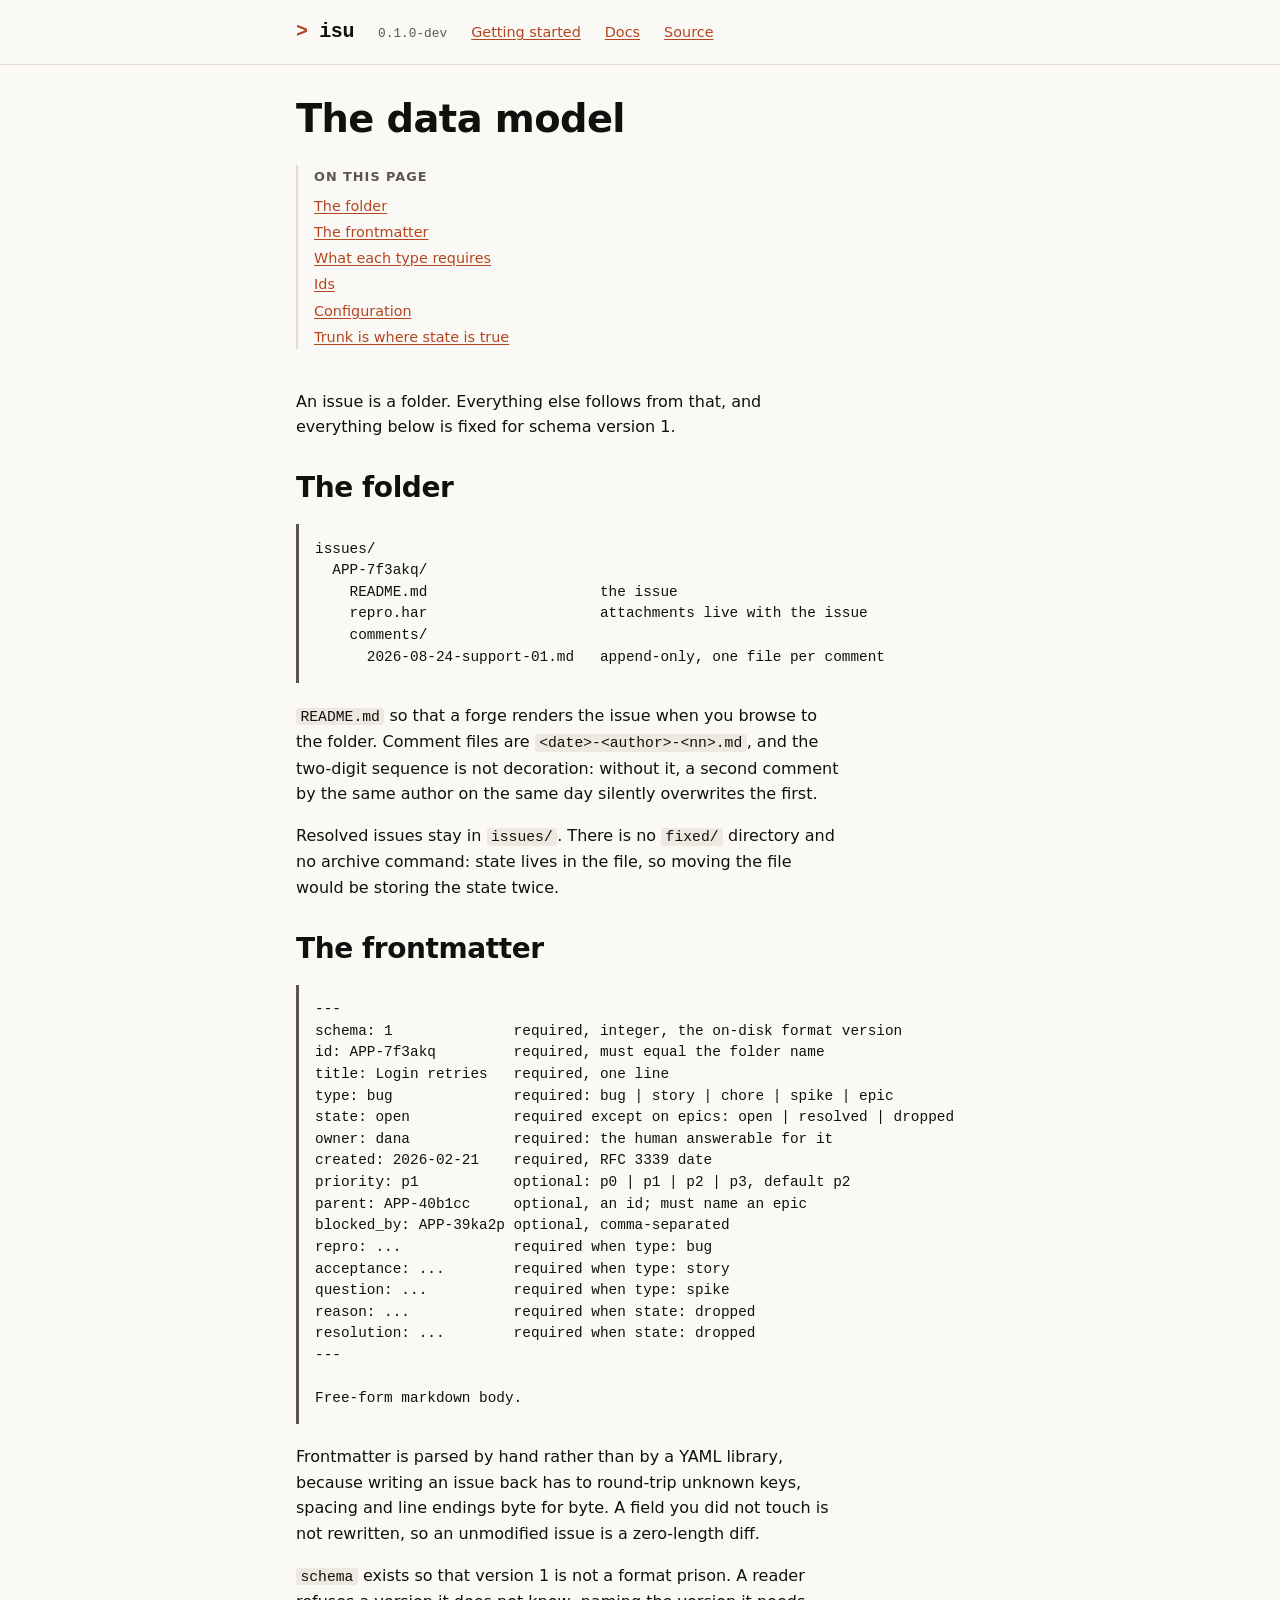
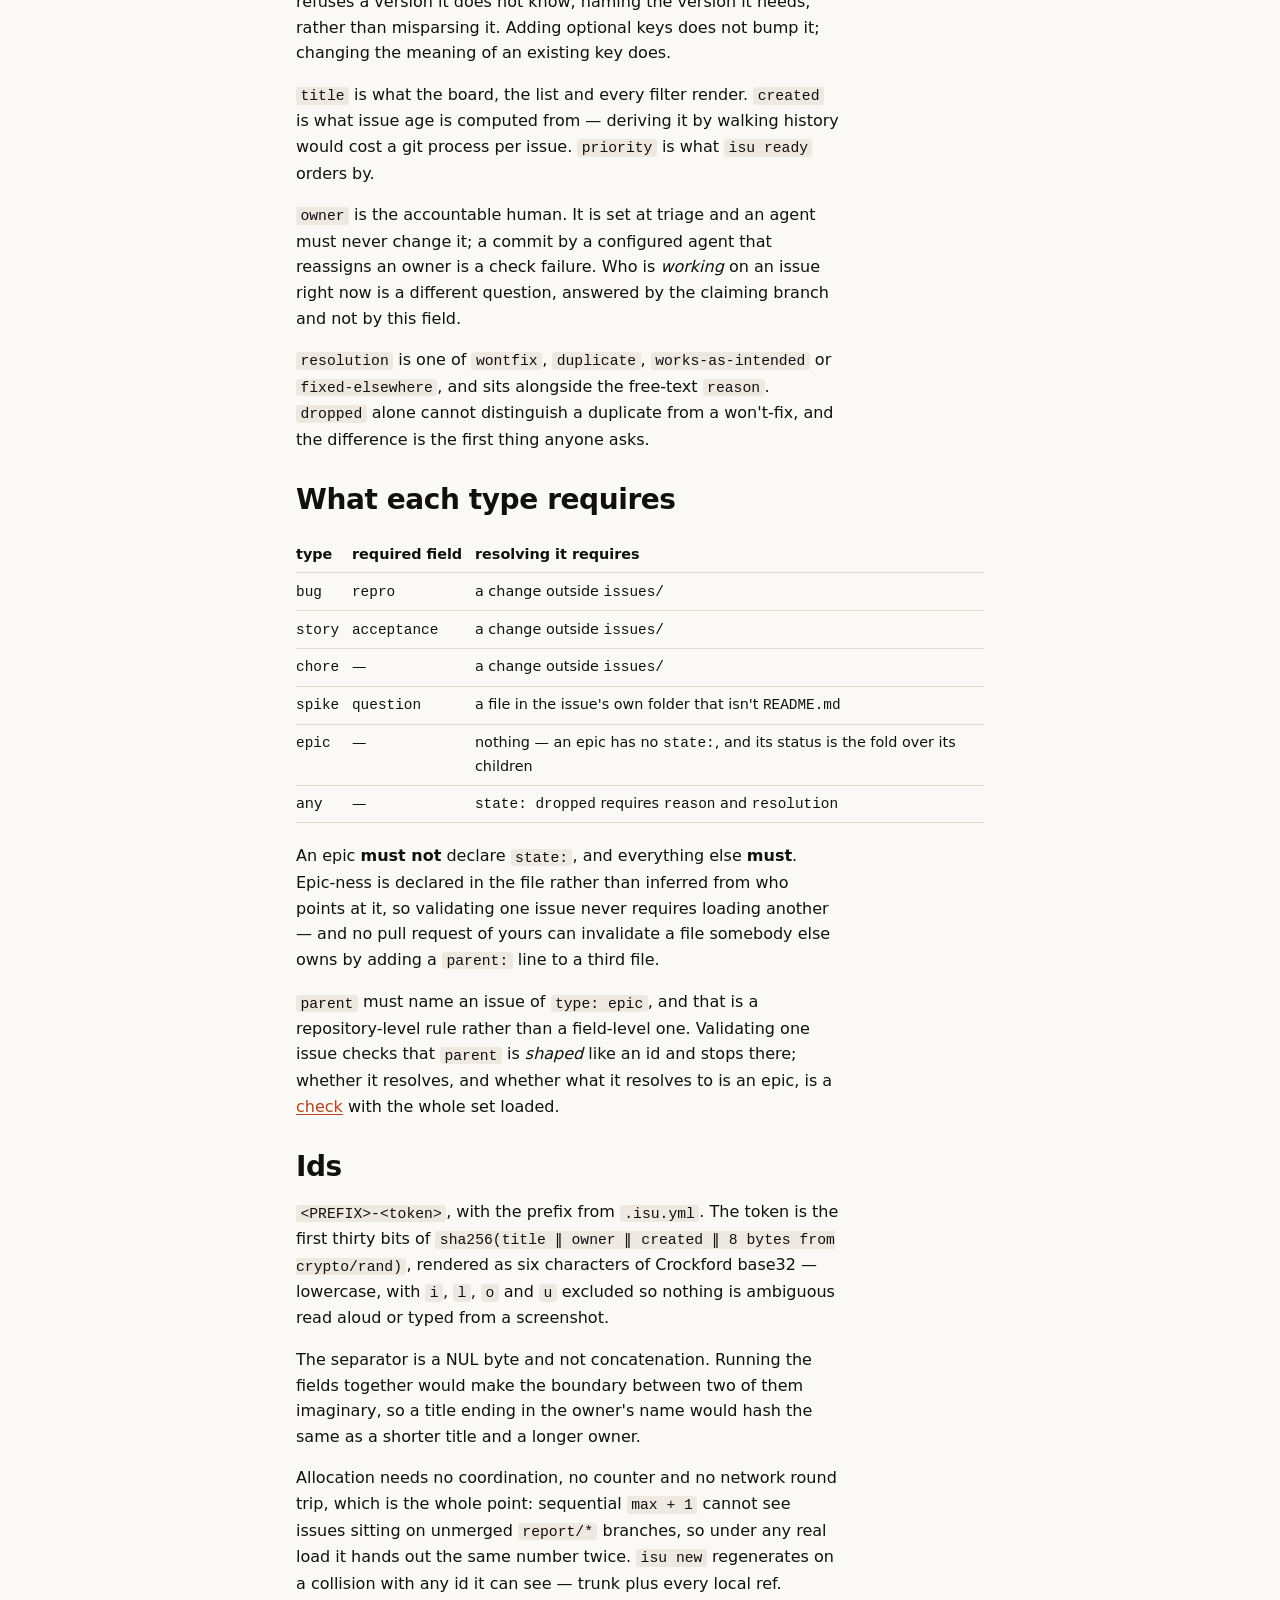
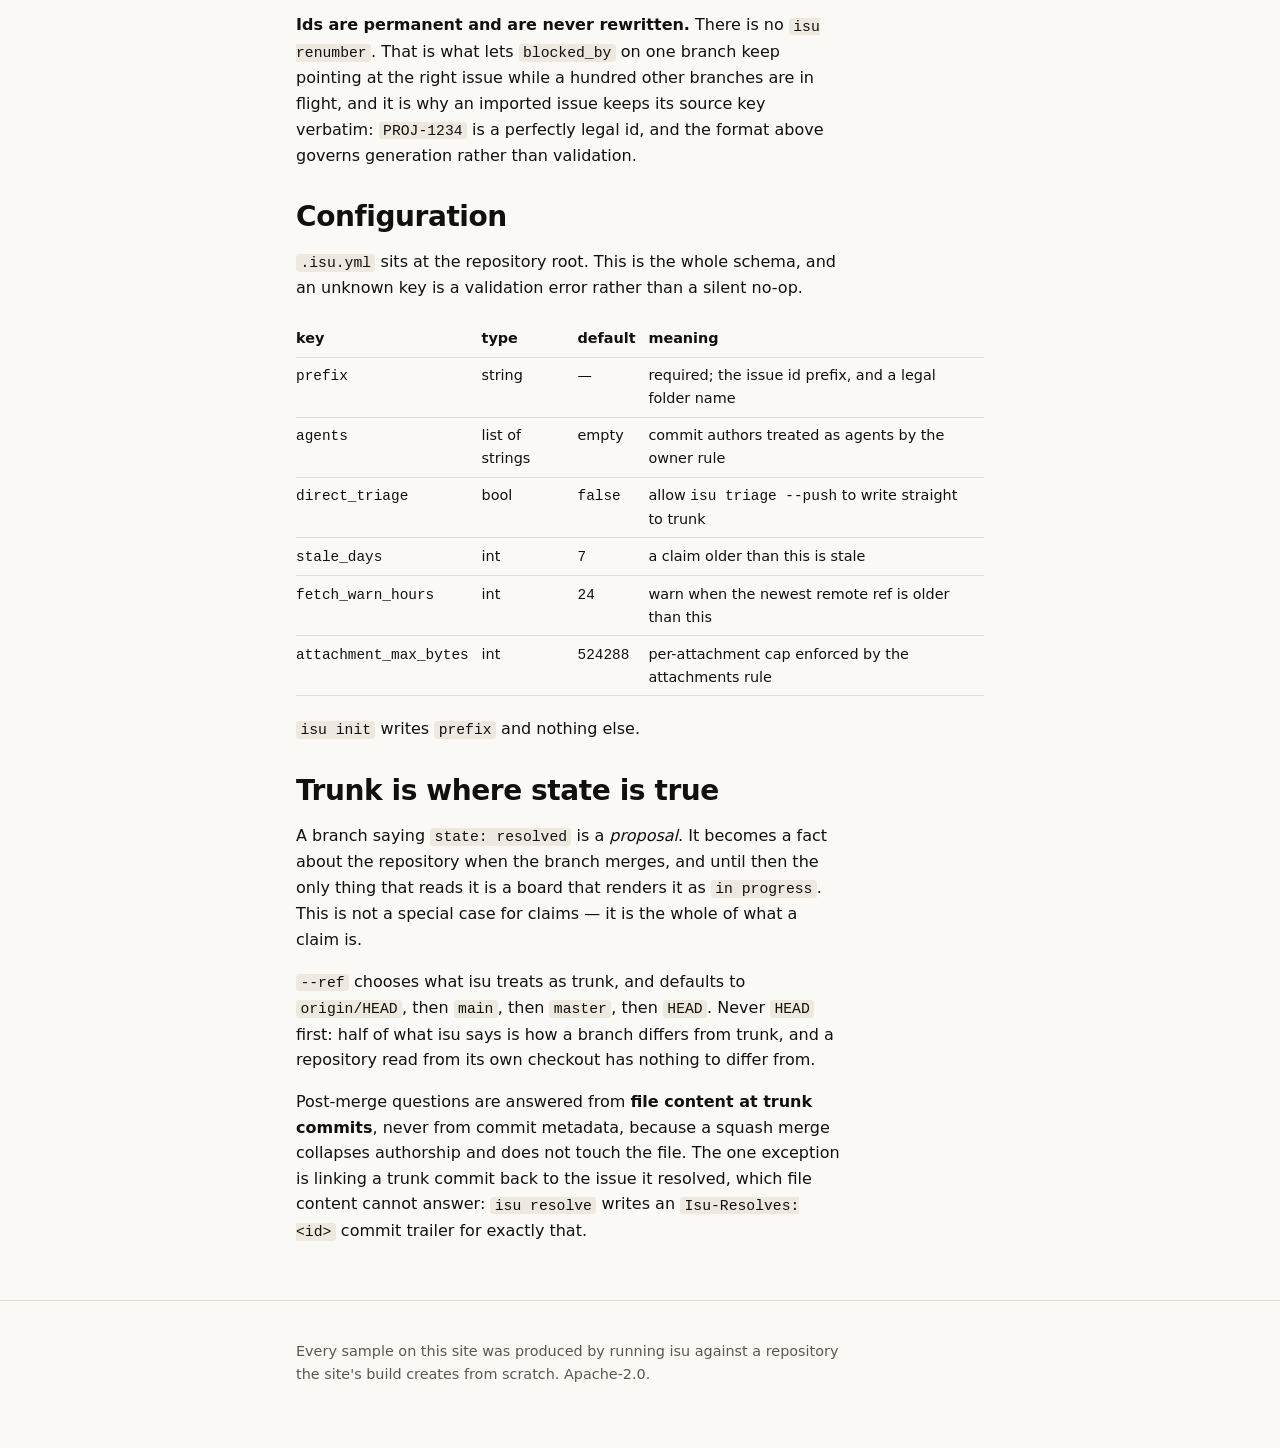
<file: web/site/docs/data-model.html>
<!DOCTYPE html>
<html lang="en">
<head>
<meta charset="utf-8">
<meta name="viewport" content="width=device-width, initial-scale=1">
<title>The data model — isu</title>
<meta name="description" content="An issue is a folder. Everything else follows from that, and everything below is fixed for schema version 1.">
<link rel="canonical" href="https://isu-website.netlify.app/docs/data-model.html">
<link rel="icon" href="../favicon.svg" type="image/svg+xml">
<link rel="stylesheet" href="../site.css">
<meta property="og:type" content="website">
<meta property="og:title" content="The data model — isu">
<meta property="og:description" content="An issue is a folder. Everything else follows from that, and everything below is fixed for schema version 1.">
<meta property="og:url" content="https://isu-website.netlify.app/docs/data-model.html">
<meta property="og:image" content="https://isu-website.netlify.app/og.png">
<meta name="twitter:card" content="summary_large_image">
<meta name="twitter:title" content="The data model — isu">
<meta name="twitter:description" content="An issue is a folder. Everything else follows from that, and everything below is fixed for schema version 1.">
<meta name="twitter:image" content="https://isu-website.netlify.app/og.png">
</head>
<body>
<a class="skip" href="#main">Skip to the content</a>
<header class="masthead">
<div class="wrap">
<a class="wordmark" href="../index.html">isu</a>
<span class="version">0.1.0-dev</span>
<nav aria-label="Sections">
<a href="../docs/getting-started.html">Getting started</a>
<a href="../docs/index.html">Docs</a>
<a href="https://github.com/dgorshkov/isu">Source</a>
</nav>
</div>
</header>
<main id="main" class="wrap">
<h1>The data model</h1>
<nav class="contents" aria-label="On this page">
<strong>On this page</strong>
<ul>
<li><a href="#the-folder">The folder</a></li>
<li><a href="#the-frontmatter">The frontmatter</a></li>
<li><a href="#what-each-type-requires">What each type requires</a></li>
<li><a href="#ids">Ids</a></li>
<li><a href="#configuration">Configuration</a></li>
<li><a href="#trunk-is-where-state-is-true">Trunk is where state is true</a></li>
</ul>
</nav>
<p>An issue is a folder. Everything else follows from that, and everything below is fixed for schema version 1.</p>
<h2 id="the-folder">The folder</h2>
<div class="scroller sketch" tabindex="0" role="group" aria-label="example, not run"><pre><code>issues/
  APP-7f3akq/
    README.md                    the issue
    repro.har                    attachments live with the issue
    comments/
      2026-08-24-support-01.md   append-only, one file per comment</code></pre></div>
<p><code>README.md</code> so that a forge renders the issue when you browse to the folder. Comment files are <code>&lt;date&gt;-&lt;author&gt;-&lt;nn&gt;.md</code>, and the two-digit sequence is not decoration: without it, a second comment by the same author on the same day silently overwrites the first.</p>
<p>Resolved issues stay in <code>issues/</code>. There is no <code>fixed/</code> directory and no archive command: state lives in the file, so moving the file would be storing the state twice.</p>
<h2 id="the-frontmatter">The frontmatter</h2>
<div class="scroller sketch" tabindex="0" role="group" aria-label="example, not run"><pre><code>---
schema: 1              required, integer, the on-disk format version
id: APP-7f3akq         required, must equal the folder name
title: Login retries   required, one line
type: bug              required: bug | story | chore | spike | epic
state: open            required except on epics: open | resolved | dropped
owner: dana            required: the human answerable for it
created: 2026-02-21    required, RFC 3339 date
priority: p1           optional: p0 | p1 | p2 | p3, default p2
parent: APP-40b1cc     optional, an id; must name an epic
blocked_by: APP-39ka2p optional, comma-separated
repro: ...             required when type: bug
acceptance: ...        required when type: story
question: ...          required when type: spike
reason: ...            required when state: dropped
resolution: ...        required when state: dropped
---

Free-form markdown body.</code></pre></div>
<p>Frontmatter is parsed by hand rather than by a YAML library, because writing an issue back has to round-trip unknown keys, spacing and line endings byte for byte. A field you did not touch is not rewritten, so an unmodified issue is a zero-length diff.</p>
<p><code>schema</code> exists so that version 1 is not a format prison. A reader refuses a version it does not know, naming the version it needs, rather than misparsing it. Adding optional keys does not bump it; changing the meaning of an existing key does.</p>
<p><code>title</code> is what the board, the list and every filter render. <code>created</code> is what issue age is computed from — deriving it by walking history would cost a git process per issue. <code>priority</code> is what <code>isu ready</code> orders by.</p>
<p><code>owner</code> is the accountable human. It is set at triage and an agent must never change it; a commit by a configured agent that reassigns an owner is a check failure. Who is <em>working</em> on an issue right now is a different question, answered by the claiming branch and not by this field.</p>
<p><code>resolution</code> is one of <code>wontfix</code>, <code>duplicate</code>, <code>works-as-intended</code> or <code>fixed-elsewhere</code>, and sits alongside the free-text <code>reason</code>. <code>dropped</code> alone cannot distinguish a duplicate from a won&#39;t-fix, and the difference is the first thing anyone asks.</p>
<h2 id="what-each-type-requires">What each type requires</h2>
<div class="scroller" tabindex="0" role="group" aria-label="table">
<table>
<thead><tr>
<th>type</th>
<th>required field</th>
<th>resolving it requires</th>
</tr></thead>
<tbody>
<tr>
<td><code>bug</code></td>
<td><code>repro</code></td>
<td>a change outside <code>issues/</code></td>
</tr>
<tr>
<td><code>story</code></td>
<td><code>acceptance</code></td>
<td>a change outside <code>issues/</code></td>
</tr>
<tr>
<td><code>chore</code></td>
<td>—</td>
<td>a change outside <code>issues/</code></td>
</tr>
<tr>
<td><code>spike</code></td>
<td><code>question</code></td>
<td>a file in the issue&#39;s own folder that isn&#39;t <code>README.md</code></td>
</tr>
<tr>
<td><code>epic</code></td>
<td>—</td>
<td>nothing — an epic has no <code>state:</code>, and its status is the fold over its children</td>
</tr>
<tr>
<td>any</td>
<td>—</td>
<td><code>state: dropped</code> requires <code>reason</code> and <code>resolution</code></td>
</tr>
</tbody></table></div>
<p>An epic <strong>must not</strong> declare <code>state:</code>, and everything else <strong>must</strong>. Epic-ness is declared in the file rather than inferred from who points at it, so validating one issue never requires loading another — and no pull request of yours can invalidate a file somebody else owns by adding a <code>parent:</code> line to a third file.</p>
<p><code>parent</code> must name an issue of <code>type: epic</code>, and that is a repository-level rule rather than a field-level one. Validating one issue checks that <code>parent</code> is <em>shaped</em> like an id and stops there; whether it resolves, and whether what it resolves to is an epic, is a <a href="checks.html">check</a> with the whole set loaded.</p>
<h2 id="ids">Ids</h2>
<p><code>&lt;PREFIX&gt;-&lt;token&gt;</code>, with the prefix from <code>.isu.yml</code>. The token is the first thirty bits of <code>sha256(title ‖ owner ‖ created ‖ 8 bytes from crypto/rand)</code>, rendered as six characters of Crockford base32 — lowercase, with <code>i</code>, <code>l</code>, <code>o</code> and <code>u</code> excluded so nothing is ambiguous read aloud or typed from a screenshot.</p>
<p>The separator is a NUL byte and not concatenation. Running the fields together would make the boundary between two of them imaginary, so a title ending in the owner&#39;s name would hash the same as a shorter title and a longer owner.</p>
<p>Allocation needs no coordination, no counter and no network round trip, which is the whole point: sequential <code>max + 1</code> cannot see issues sitting on unmerged <code>report/*</code> branches, so under any real load it hands out the same number twice. <code>isu new</code> regenerates on a collision with any id it can see — trunk plus every local ref.</p>
<p><strong>Ids are permanent and are never rewritten.</strong> There is no <code>isu renumber</code>. That is what lets <code>blocked_by</code> on one branch keep pointing at the right issue while a hundred other branches are in flight, and it is why an imported issue keeps its source key verbatim: <code>PROJ-1234</code> is a perfectly legal id, and the format above governs generation rather than validation.</p>
<h2 id="configuration">Configuration</h2>
<p><code>.isu.yml</code> sits at the repository root. This is the whole schema, and an unknown key is a validation error rather than a silent no-op.</p>
<div class="scroller" tabindex="0" role="group" aria-label="table">
<table>
<thead><tr>
<th>key</th>
<th>type</th>
<th>default</th>
<th>meaning</th>
</tr></thead>
<tbody>
<tr>
<td><code>prefix</code></td>
<td>string</td>
<td>—</td>
<td>required; the issue id prefix, and a legal folder name</td>
</tr>
<tr>
<td><code>agents</code></td>
<td>list of strings</td>
<td>empty</td>
<td>commit authors treated as agents by the owner rule</td>
</tr>
<tr>
<td><code>direct_triage</code></td>
<td>bool</td>
<td><code>false</code></td>
<td>allow <code>isu triage --push</code> to write straight to trunk</td>
</tr>
<tr>
<td><code>stale_days</code></td>
<td>int</td>
<td><code>7</code></td>
<td>a claim older than this is stale</td>
</tr>
<tr>
<td><code>fetch_warn_hours</code></td>
<td>int</td>
<td><code>24</code></td>
<td>warn when the newest remote ref is older than this</td>
</tr>
<tr>
<td><code>attachment_max_bytes</code></td>
<td>int</td>
<td><code>524288</code></td>
<td>per-attachment cap enforced by the attachments rule</td>
</tr>
</tbody></table></div>
<p><code>isu init</code> writes <code>prefix</code> and nothing else.</p>
<h2 id="trunk-is-where-state-is-true">Trunk is where state is true</h2>
<p>A branch saying <code>state: resolved</code> is a <em>proposal</em>. It becomes a fact about the repository when the branch merges, and until then the only thing that reads it is a board that renders it as <code>in progress</code>. This is not a special case for claims — it is the whole of what a claim is.</p>
<p><code>--ref</code> chooses what isu treats as trunk, and defaults to <code>origin/HEAD</code>, then <code>main</code>, then <code>master</code>, then <code>HEAD</code>. Never <code>HEAD</code> first: half of what isu says is how a branch differs from trunk, and a repository read from its own checkout has nothing to differ from.</p>
<p>Post-merge questions are answered from <strong>file content at trunk commits</strong>, never from commit metadata, because a squash merge collapses authorship and does not touch the file. The one exception is linking a trunk commit back to the issue it resolved, which file content cannot answer: <code>isu resolve</code> writes an <code>Isu-Resolves: &lt;id&gt;</code> commit trailer for exactly that.</p>


</main>
<footer class="foot">
<div class="wrap">
<p>Every sample on this site was produced by running isu against a repository the site&#39;s build creates from scratch. Apache-2.0.</p>
</div>
</footer>
</body>
</html>
</file>
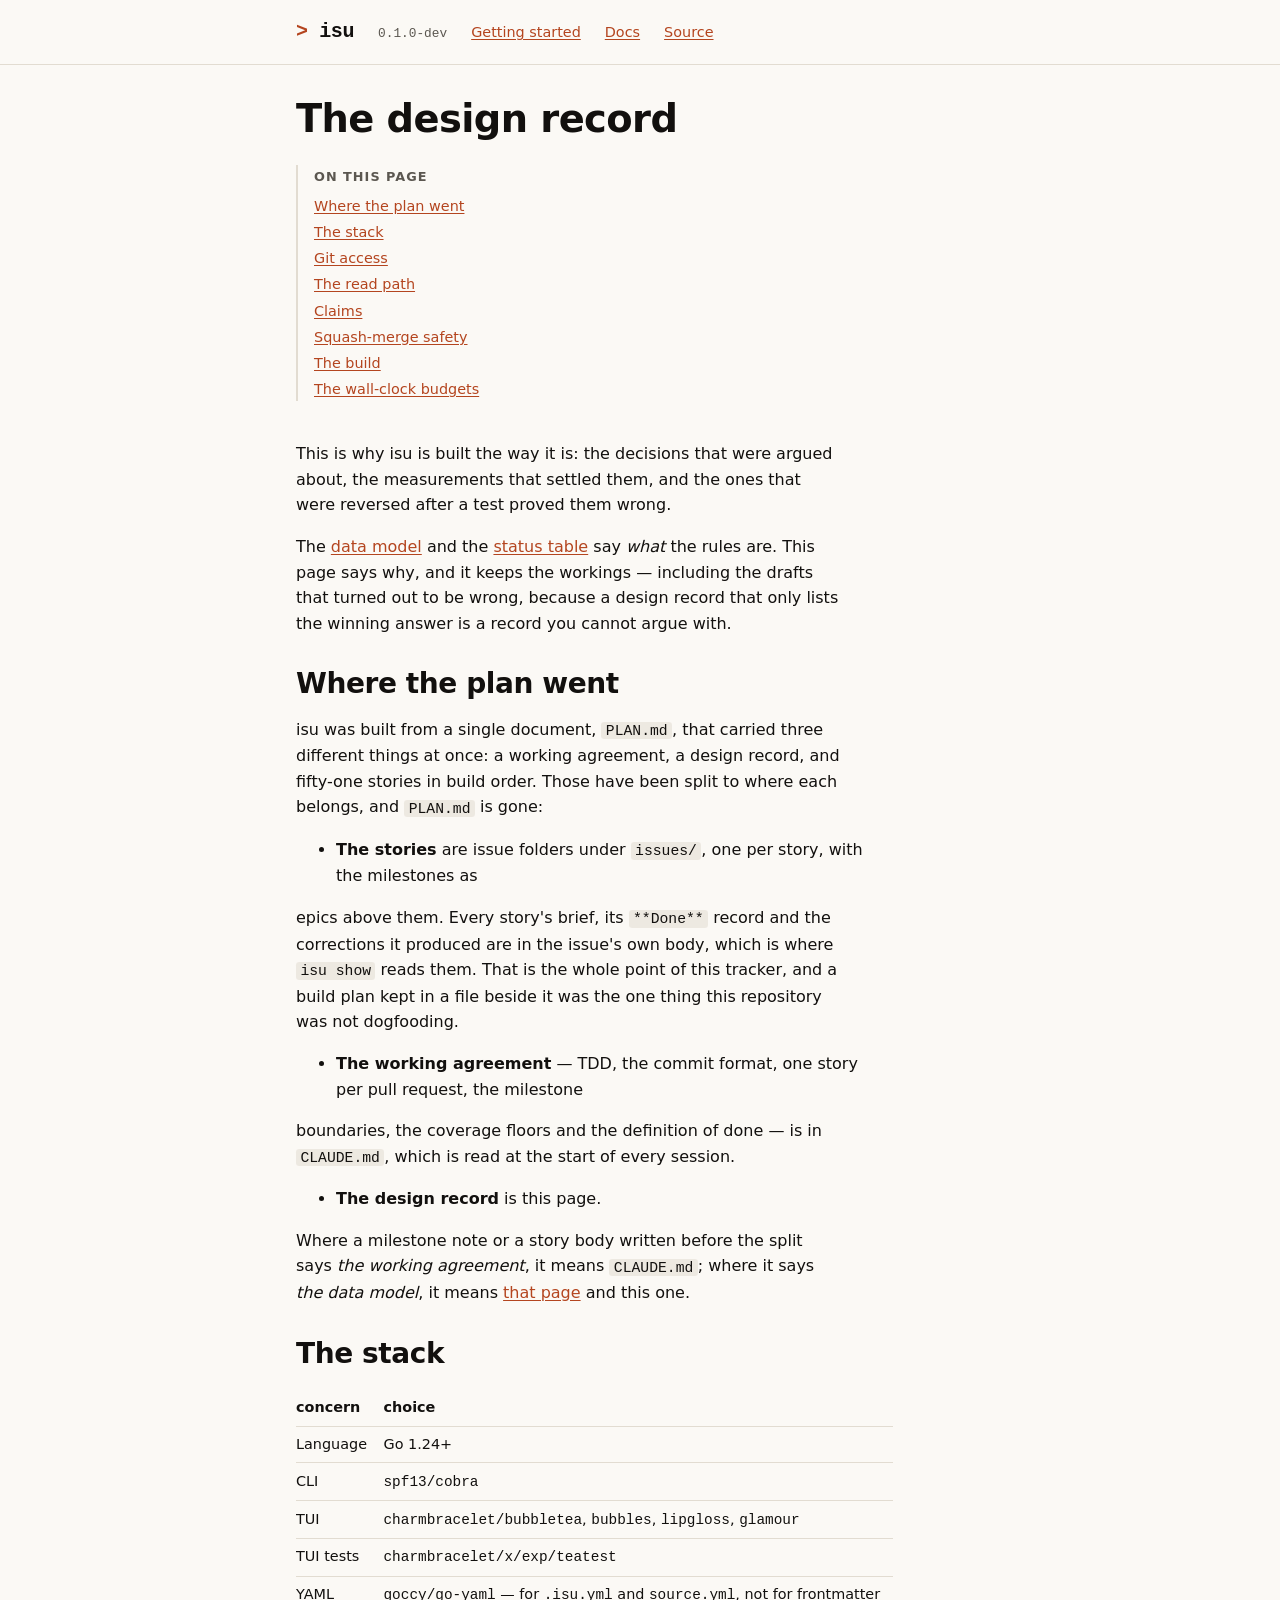
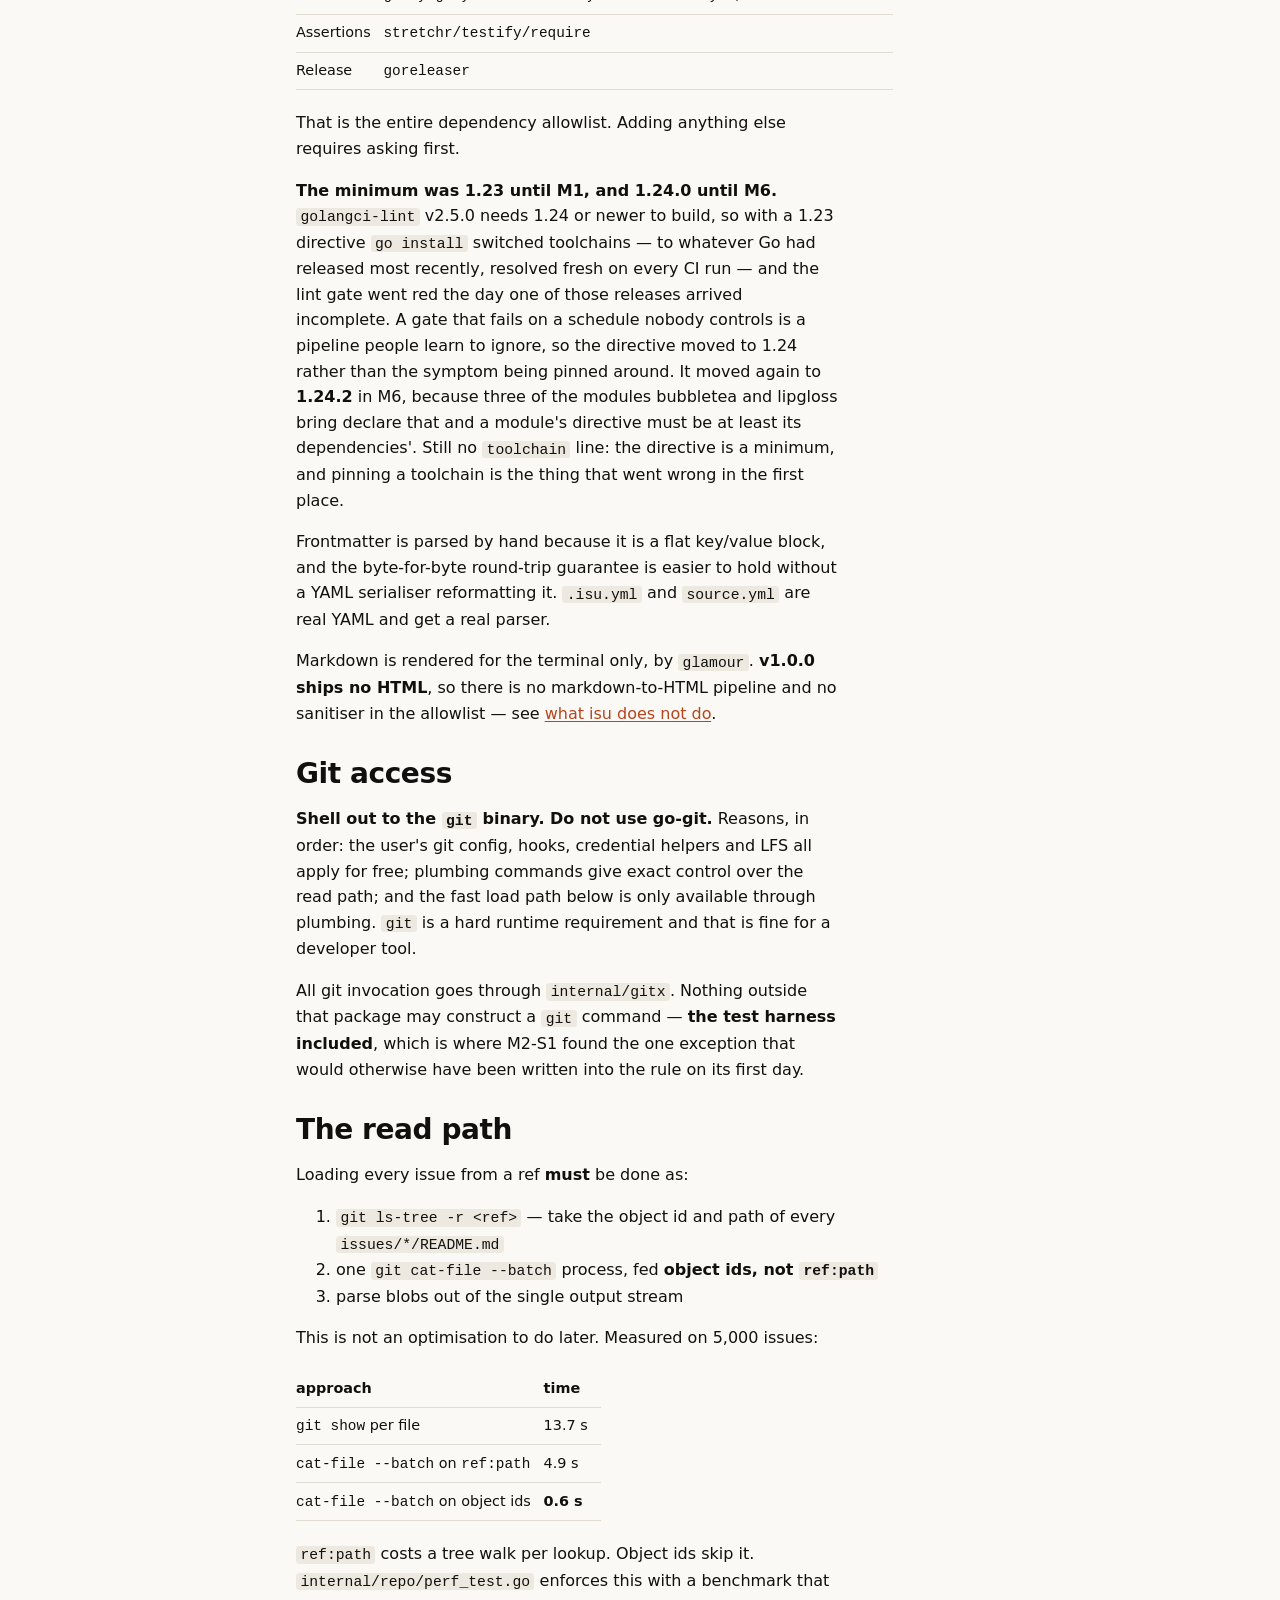
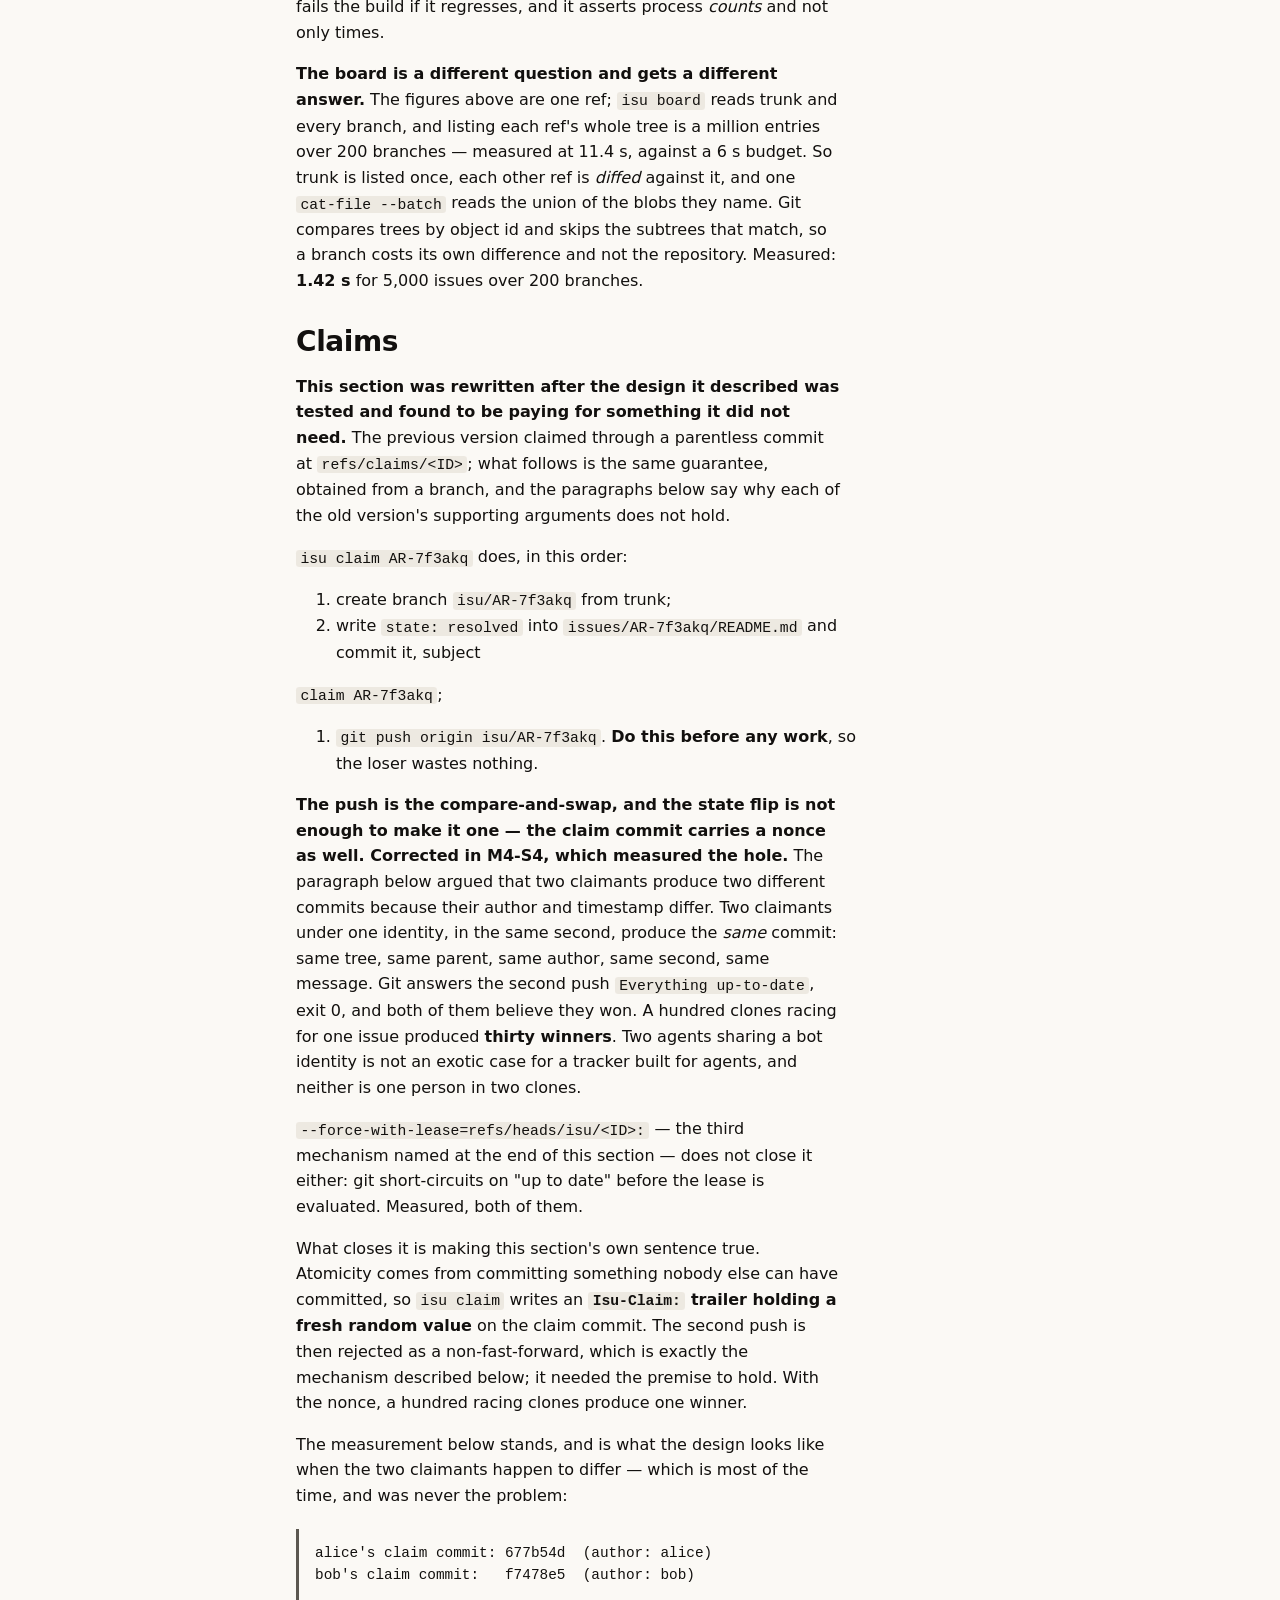
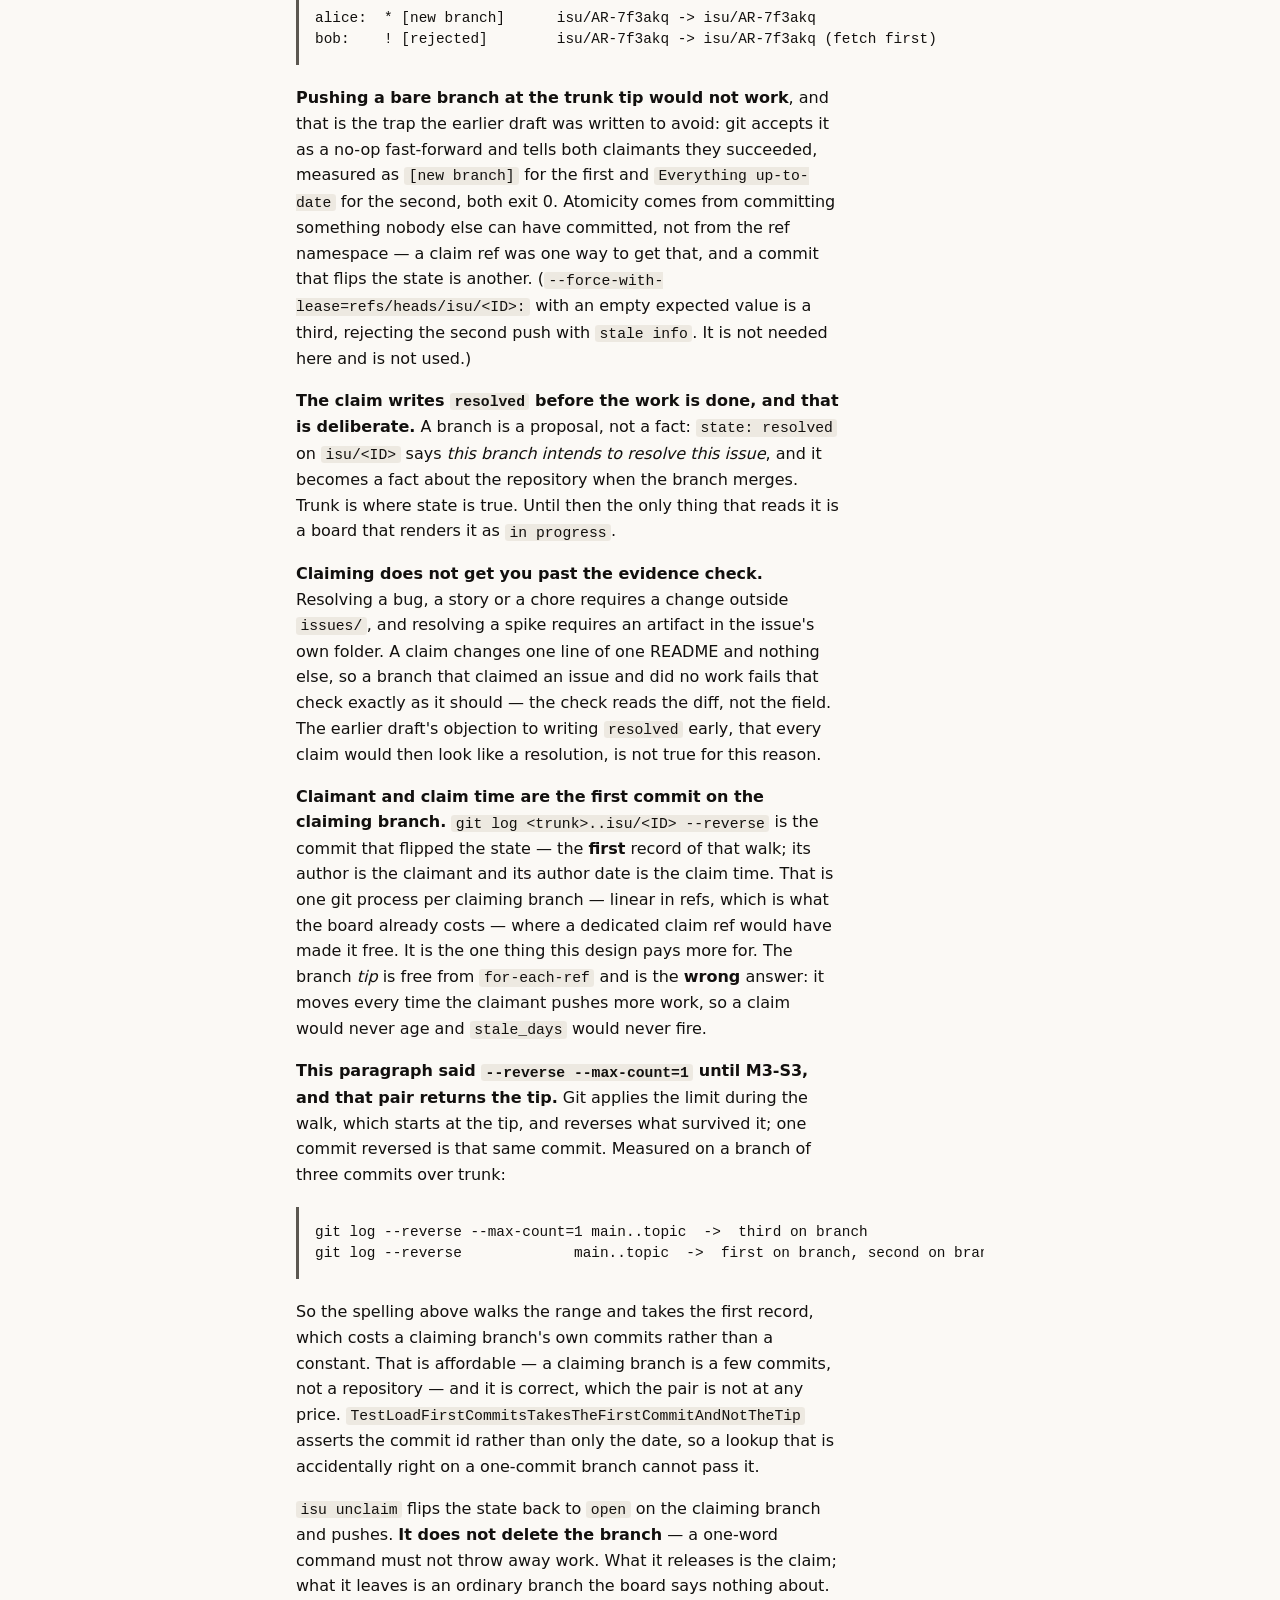
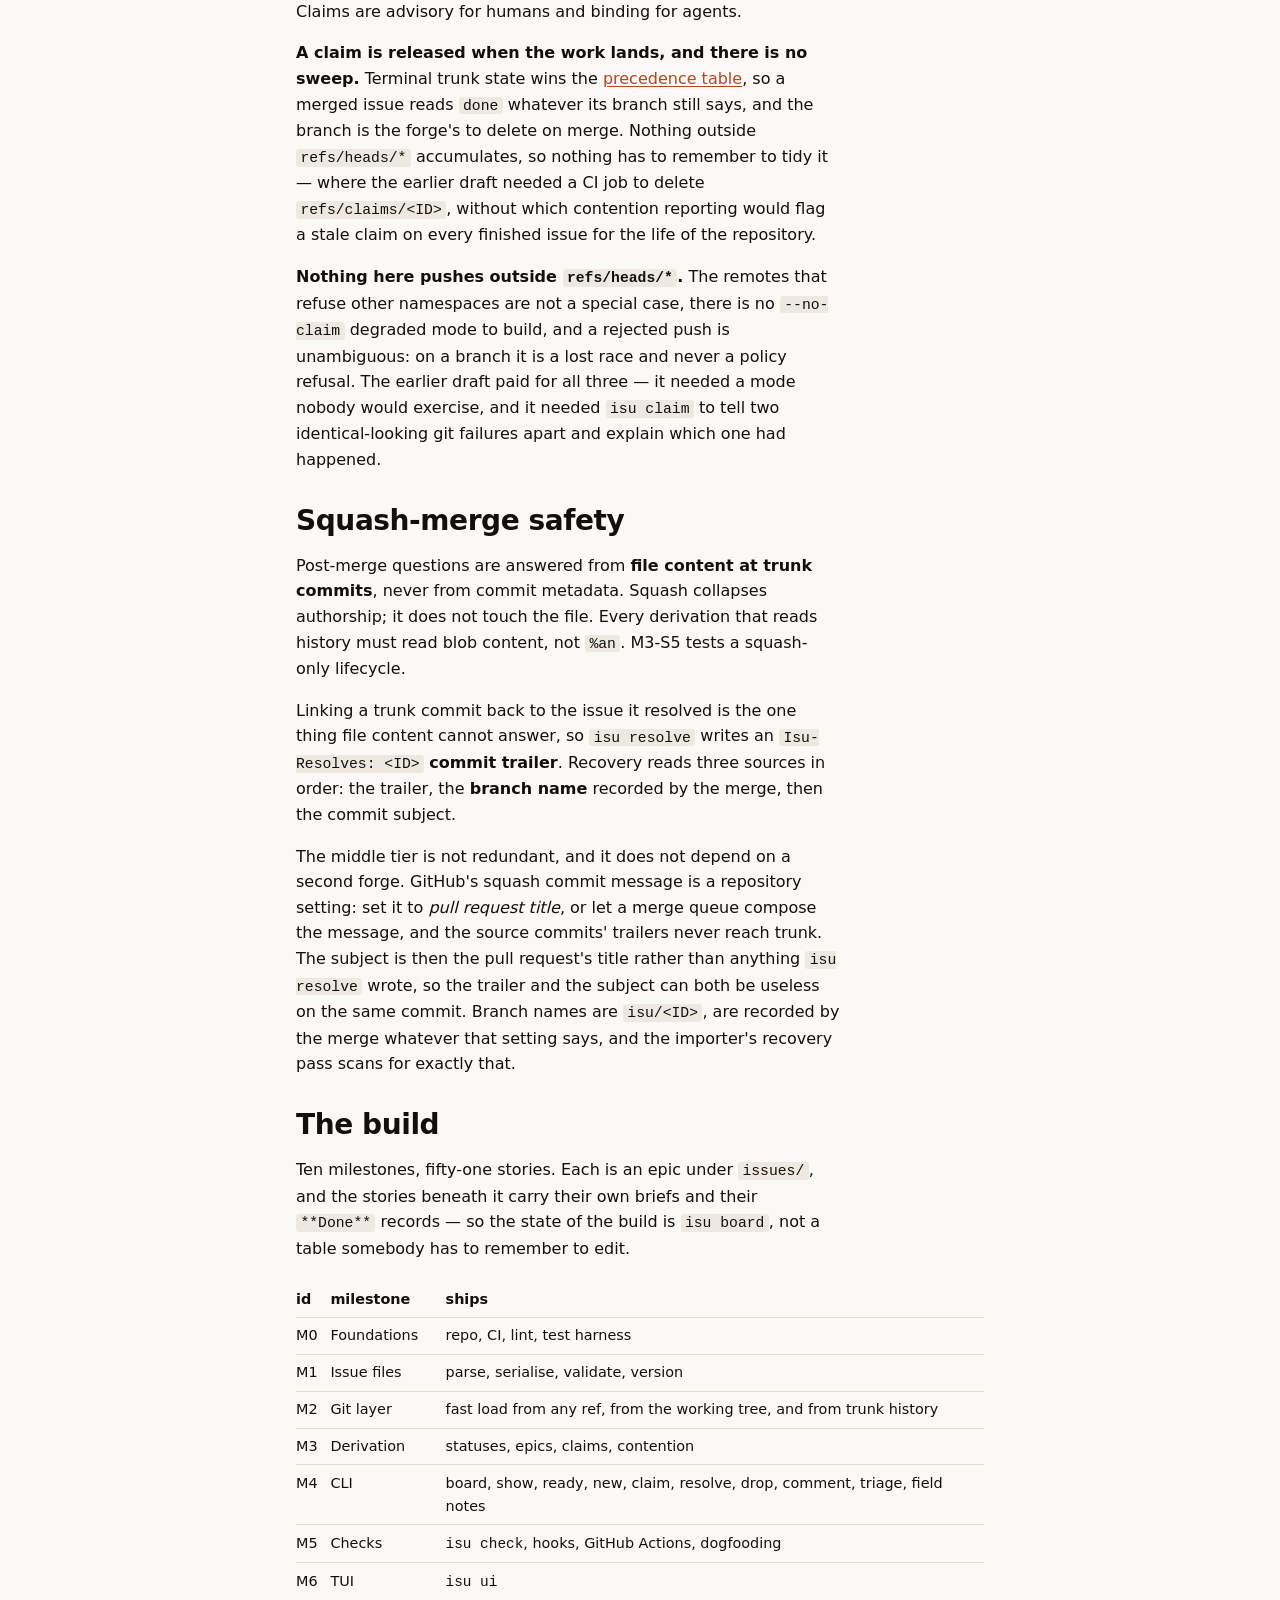
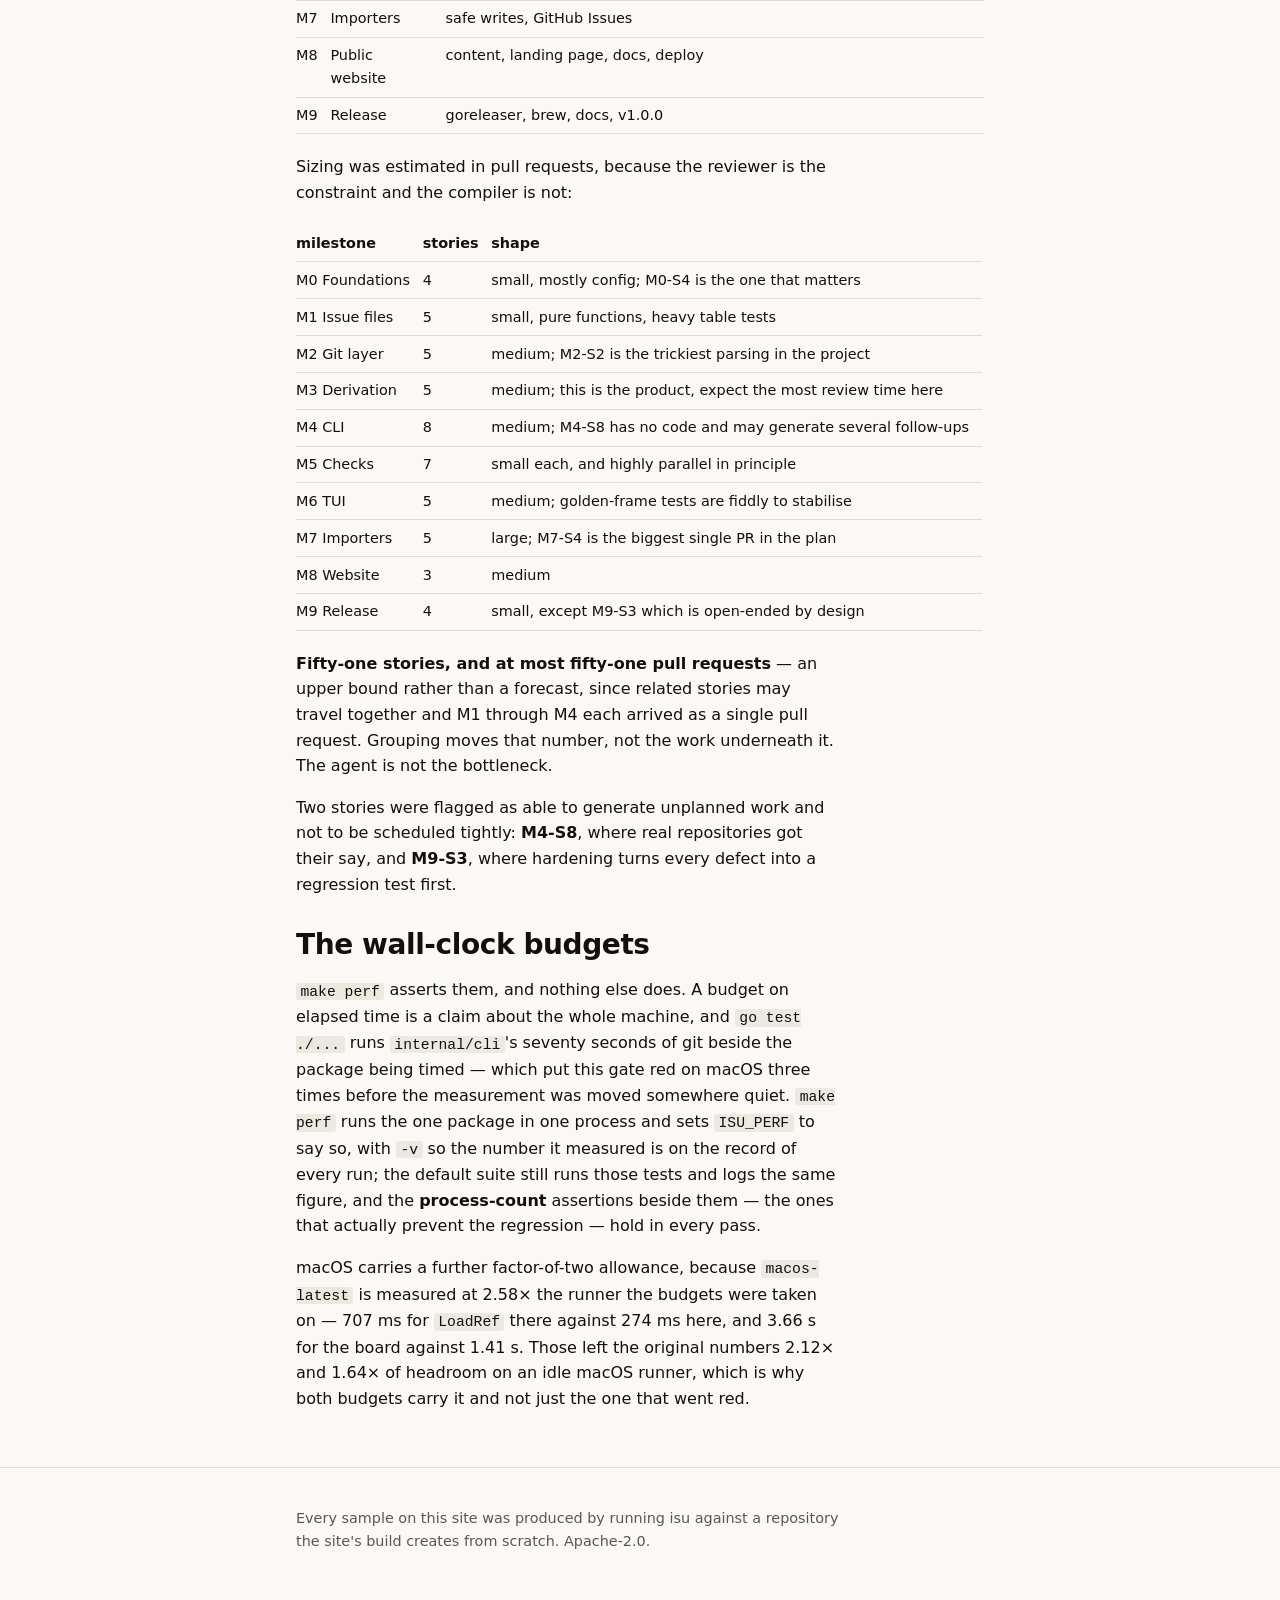
<file: web/site/docs/design.html>
<!DOCTYPE html>
<html lang="en">
<head>
<meta charset="utf-8">
<meta name="viewport" content="width=device-width, initial-scale=1">
<title>The design record — isu</title>
<meta name="description" content="This is why isu is built the way it is: the decisions that were argued about, the measurements that settled them, and the ones that were reversed after a test proved them wrong.">
<link rel="canonical" href="https://isu-website.netlify.app/docs/design.html">
<link rel="icon" href="../favicon.svg" type="image/svg+xml">
<link rel="stylesheet" href="../site.css">
<meta property="og:type" content="website">
<meta property="og:title" content="The design record — isu">
<meta property="og:description" content="This is why isu is built the way it is: the decisions that were argued about, the measurements that settled them, and the ones that were reversed after a test proved them wrong.">
<meta property="og:url" content="https://isu-website.netlify.app/docs/design.html">
<meta property="og:image" content="https://isu-website.netlify.app/og.png">
<meta name="twitter:card" content="summary_large_image">
<meta name="twitter:title" content="The design record — isu">
<meta name="twitter:description" content="This is why isu is built the way it is: the decisions that were argued about, the measurements that settled them, and the ones that were reversed after a test proved them wrong.">
<meta name="twitter:image" content="https://isu-website.netlify.app/og.png">
</head>
<body>
<a class="skip" href="#main">Skip to the content</a>
<header class="masthead">
<div class="wrap">
<a class="wordmark" href="../index.html">isu</a>
<span class="version">0.1.0-dev</span>
<nav aria-label="Sections">
<a href="../docs/getting-started.html">Getting started</a>
<a href="../docs/index.html">Docs</a>
<a href="https://github.com/dgorshkov/isu">Source</a>
</nav>
</div>
</header>
<main id="main" class="wrap">
<h1>The design record</h1>
<nav class="contents" aria-label="On this page">
<strong>On this page</strong>
<ul>
<li><a href="#where-the-plan-went">Where the plan went</a></li>
<li><a href="#the-stack">The stack</a></li>
<li><a href="#git-access">Git access</a></li>
<li><a href="#the-read-path">The read path</a></li>
<li><a href="#claims">Claims</a></li>
<li><a href="#squash-merge-safety">Squash-merge safety</a></li>
<li><a href="#the-build">The build</a></li>
<li><a href="#the-wall-clock-budgets">The wall-clock budgets</a></li>
</ul>
</nav>
<p>This is why isu is built the way it is: the decisions that were argued about, the measurements that settled them, and the ones that were reversed after a test proved them wrong.</p>
<p>The <a href="data-model.html">data model</a> and the <a href="statuses.html">status table</a> say <em>what</em> the rules are. This page says why, and it keeps the workings — including the drafts that turned out to be wrong, because a design record that only lists the winning answer is a record you cannot argue with.</p>
<h2 id="where-the-plan-went">Where the plan went</h2>
<p>isu was built from a single document, <code>PLAN.md</code>, that carried three different things at once: a working agreement, a design record, and fifty-one stories in build order. Those have been split to where each belongs, and <code>PLAN.md</code> is gone:</p>
<ul>
<li><strong>The stories</strong> are issue folders under <code>issues/</code>, one per story, with the milestones as</li>
</ul>
<p>epics above them. Every story&#39;s brief, its <code>**Done**</code> record and the corrections it produced are in the issue&#39;s own body, which is where <code>isu show</code> reads them. That is the whole point of this tracker, and a build plan kept in a file beside it was the one thing this repository was not dogfooding.</p>
<ul>
<li><strong>The working agreement</strong> — TDD, the commit format, one story per pull request, the milestone</li>
</ul>
<p>boundaries, the coverage floors and the definition of done — is in <code>CLAUDE.md</code>, which is read at the start of every session.</p>
<ul>
<li><strong>The design record</strong> is this page.</li>
</ul>
<p>Where a milestone note or a story body written before the split says <em>the working agreement</em>, it means <code>CLAUDE.md</code>; where it says <em>the data model</em>, it means <a href="data-model.html">that page</a> and this one.</p>
<h2 id="the-stack">The stack</h2>
<div class="scroller" tabindex="0" role="group" aria-label="table">
<table>
<thead><tr>
<th>concern</th>
<th>choice</th>
</tr></thead>
<tbody>
<tr>
<td>Language</td>
<td>Go 1.24+</td>
</tr>
<tr>
<td>CLI</td>
<td><code>spf13/cobra</code></td>
</tr>
<tr>
<td>TUI</td>
<td><code>charmbracelet/bubbletea</code>, <code>bubbles</code>, <code>lipgloss</code>, <code>glamour</code></td>
</tr>
<tr>
<td>TUI tests</td>
<td><code>charmbracelet/x/exp/teatest</code></td>
</tr>
<tr>
<td>YAML</td>
<td><code>goccy/go-yaml</code> — for <code>.isu.yml</code> and <code>source.yml</code>, not for frontmatter</td>
</tr>
<tr>
<td>Assertions</td>
<td><code>stretchr/testify/require</code></td>
</tr>
<tr>
<td>Release</td>
<td><code>goreleaser</code></td>
</tr>
</tbody></table></div>
<p>That is the entire dependency allowlist. Adding anything else requires asking first.</p>
<p><strong>The minimum was 1.23 until M1, and 1.24.0 until M6.</strong> <code>golangci-lint</code> v2.5.0 needs 1.24 or newer to build, so with a 1.23 directive <code>go install</code> switched toolchains — to whatever Go had released most recently, resolved fresh on every CI run — and the lint gate went red the day one of those releases arrived incomplete. A gate that fails on a schedule nobody controls is a pipeline people learn to ignore, so the directive moved to 1.24 rather than the symptom being pinned around. It moved again to <strong>1.24.2</strong> in M6, because three of the modules bubbletea and lipgloss bring declare that and a module&#39;s directive must be at least its dependencies&#39;. Still no <code>toolchain</code> line: the directive is a minimum, and pinning a toolchain is the thing that went wrong in the first place.</p>
<p>Frontmatter is parsed by hand because it is a flat key/value block, and the byte-for-byte round-trip guarantee is easier to hold without a YAML serialiser reformatting it. <code>.isu.yml</code> and <code>source.yml</code> are real YAML and get a real parser.</p>
<p>Markdown is rendered for the terminal only, by <code>glamour</code>. <strong>v1.0.0 ships no HTML</strong>, so there is no markdown-to-HTML pipeline and no sanitiser in the allowlist — see <a href="not-doing.html">what isu does not do</a>.</p>
<h2 id="git-access">Git access</h2>
<p><strong>Shell out to the <code>git</code> binary. Do not use go-git.</strong> Reasons, in order: the user&#39;s git config, hooks, credential helpers and LFS all apply for free; plumbing commands give exact control over the read path; and the fast load path below is only available through plumbing. <code>git</code> is a hard runtime requirement and that is fine for a developer tool.</p>
<p>All git invocation goes through <code>internal/gitx</code>. Nothing outside that package may construct a <code>git</code> command — <strong>the test harness included</strong>, which is where M2-S1 found the one exception that would otherwise have been written into the rule on its first day.</p>
<h2 id="the-read-path">The read path</h2>
<p>Loading every issue from a ref <strong>must</strong> be done as:</p>
<ol>
<li><code>git ls-tree -r &lt;ref&gt;</code> — take the object id and path of every <code>issues/*/README.md</code></li>
<li>one <code>git cat-file --batch</code> process, fed <strong>object ids, not <code>ref:path</code></strong></li>
<li>parse blobs out of the single output stream</li>
</ol>
<p>This is not an optimisation to do later. Measured on 5,000 issues:</p>
<div class="scroller" tabindex="0" role="group" aria-label="table">
<table>
<thead><tr>
<th>approach</th>
<th>time</th>
</tr></thead>
<tbody>
<tr>
<td><code>git show</code> per file</td>
<td>13.7 s</td>
</tr>
<tr>
<td><code>cat-file --batch</code> on <code>ref:path</code></td>
<td>4.9 s</td>
</tr>
<tr>
<td><code>cat-file --batch</code> on object ids</td>
<td><strong>0.6 s</strong></td>
</tr>
</tbody></table></div>
<p><code>ref:path</code> costs a tree walk per lookup. Object ids skip it. <code>internal/repo/perf_test.go</code> enforces this with a benchmark that fails the build if it regresses, and it asserts process <em>counts</em> and not only times.</p>
<p><strong>The board is a different question and gets a different answer.</strong> The figures above are one ref; <code>isu board</code> reads trunk and every branch, and listing each ref&#39;s whole tree is a million entries over 200 branches — measured at 11.4 s, against a 6 s budget. So trunk is listed once, each other ref is <em>diffed</em> against it, and one <code>cat-file --batch</code> reads the union of the blobs they name. Git compares trees by object id and skips the subtrees that match, so a branch costs its own difference and not the repository. Measured: <strong>1.42 s</strong> for 5,000 issues over 200 branches.</p>
<h2 id="claims">Claims</h2>
<p><strong>This section was rewritten after the design it described was tested and found to be paying for something it did not need.</strong> The previous version claimed through a parentless commit at <code>refs/claims/&lt;ID&gt;</code>; what follows is the same guarantee, obtained from a branch, and the paragraphs below say why each of the old version&#39;s supporting arguments does not hold.</p>
<p><code>isu claim AR-7f3akq</code> does, in this order:</p>
<ol>
<li>create branch <code>isu/AR-7f3akq</code> from trunk;</li>
<li>write <code>state: resolved</code> into <code>issues/AR-7f3akq/README.md</code> and commit it, subject</li>
</ol>
<p><code>claim AR-7f3akq</code>;</p>
<ol>
<li><code>git push origin isu/AR-7f3akq</code>. <strong>Do this before any work</strong>, so the loser wastes nothing.</li>
</ol>
<p><strong>The push is the compare-and-swap, and the state flip is not enough to make it one — the claim commit carries a nonce as well. Corrected in M4-S4, which measured the hole.</strong> The paragraph below argued that two claimants produce two different commits because their author and timestamp differ. Two claimants under one identity, in the same second, produce the <em>same</em> commit: same tree, same parent, same author, same second, same message. Git answers the second push <code>Everything up-to-date</code>, exit 0, and both of them believe they won. A hundred clones racing for one issue produced <strong>thirty winners</strong>. Two agents sharing a bot identity is not an exotic case for a tracker built for agents, and neither is one person in two clones.</p>
<p><code>--force-with-lease=refs/heads/isu/&lt;ID&gt;:</code> — the third mechanism named at the end of this section — does not close it either: git short-circuits on &#34;up to date&#34; before the lease is evaluated. Measured, both of them.</p>
<p>What closes it is making this section&#39;s own sentence true. Atomicity comes from committing something nobody else can have committed, so <code>isu claim</code> writes an <strong><code>Isu-Claim:</code> trailer holding a fresh random value</strong> on the claim commit. The second push is then rejected as a non-fast-forward, which is exactly the mechanism described below; it needed the premise to hold. With the nonce, a hundred racing clones produce one winner.</p>
<p>The measurement below stands, and is what the design looks like when the two claimants happen to differ — which is most of the time, and was never the problem:</p>
<div class="scroller sketch" tabindex="0" role="group" aria-label="example, not run"><pre><code>alice&#39;s claim commit: 677b54d  (author: alice)
bob&#39;s claim commit:   f7478e5  (author: bob)

alice:  * [new branch]      isu/AR-7f3akq -&gt; isu/AR-7f3akq
bob:    ! [rejected]        isu/AR-7f3akq -&gt; isu/AR-7f3akq (fetch first)</code></pre></div>
<p><strong>Pushing a bare branch at the trunk tip would not work</strong>, and that is the trap the earlier draft was written to avoid: git accepts it as a no-op fast-forward and tells both claimants they succeeded, measured as <code>[new branch]</code> for the first and <code>Everything up-to-date</code> for the second, both exit 0. Atomicity comes from committing something nobody else can have committed, not from the ref namespace — a claim ref was one way to get that, and a commit that flips the state is another. (<code>--force-with-lease=refs/heads/isu/&lt;ID&gt;:</code> with an empty expected value is a third, rejecting the second push with <code>stale info</code>. It is not needed here and is not used.)</p>
<p><strong>The claim writes <code>resolved</code> before the work is done, and that is deliberate.</strong> A branch is a proposal, not a fact: <code>state: resolved</code> on <code>isu/&lt;ID&gt;</code> says <em>this branch intends to resolve this issue</em>, and it becomes a fact about the repository when the branch merges. Trunk is where state is true. Until then the only thing that reads it is a board that renders it as <code>in progress</code>.</p>
<p><strong>Claiming does not get you past the evidence check.</strong> Resolving a bug, a story or a chore requires a change outside <code>issues/</code>, and resolving a spike requires an artifact in the issue&#39;s own folder. A claim changes one line of one README and nothing else, so a branch that claimed an issue and did no work fails that check exactly as it should — the check reads the diff, not the field. The earlier draft&#39;s objection to writing <code>resolved</code> early, that every claim would then look like a resolution, is not true for this reason.</p>
<p><strong>Claimant and claim time are the first commit on the claiming branch.</strong> <code>git log &lt;trunk&gt;..isu/&lt;ID&gt; --reverse</code> is the commit that flipped the state — the <strong>first</strong> record of that walk; its author is the claimant and its author date is the claim time. That is one git process per claiming branch — linear in refs, which is what the board already costs — where a dedicated claim ref would have made it free. It is the one thing this design pays more for. The branch <em>tip</em> is free from <code>for-each-ref</code> and is the <strong>wrong</strong> answer: it moves every time the claimant pushes more work, so a claim would never age and <code>stale_days</code> would never fire.</p>
<p><strong>This paragraph said <code>--reverse --max-count=1</code> until M3-S3, and that pair returns the tip.</strong> Git applies the limit during the walk, which starts at the tip, and reverses what survived it; one commit reversed is that same commit. Measured on a branch of three commits over trunk:</p>
<div class="scroller sketch" tabindex="0" role="group" aria-label="example, not run"><pre><code>git log --reverse --max-count=1 main..topic  -&gt;  third on branch
git log --reverse             main..topic  -&gt;  first on branch, second on branch, third on branch</code></pre></div>
<p>So the spelling above walks the range and takes the first record, which costs a claiming branch&#39;s own commits rather than a constant. That is affordable — a claiming branch is a few commits, not a repository — and it is correct, which the pair is not at any price. <code>TestLoadFirstCommitsTakesTheFirstCommitAndNotTheTip</code> asserts the commit id rather than only the date, so a lookup that is accidentally right on a one-commit branch cannot pass it.</p>
<p><code>isu unclaim</code> flips the state back to <code>open</code> on the claiming branch and pushes. <strong>It does not delete the branch</strong> — a one-word command must not throw away work. What it releases is the claim; what it leaves is an ordinary branch the board says nothing about. Claims are advisory for humans and binding for agents.</p>
<p><strong>A claim is released when the work lands, and there is no sweep.</strong> Terminal trunk state wins the <a href="statuses.html">precedence table</a>, so a merged issue reads <code>done</code> whatever its branch still says, and the branch is the forge&#39;s to delete on merge. Nothing outside <code>refs/heads/*</code> accumulates, so nothing has to remember to tidy it — where the earlier draft needed a CI job to delete <code>refs/claims/&lt;ID&gt;</code>, without which contention reporting would flag a stale claim on every finished issue for the life of the repository.</p>
<p><strong>Nothing here pushes outside <code>refs/heads/*</code>.</strong> The remotes that refuse other namespaces are not a special case, there is no <code>--no-claim</code> degraded mode to build, and a rejected push is unambiguous: on a branch it is a lost race and never a policy refusal. The earlier draft paid for all three — it needed a mode nobody would exercise, and it needed <code>isu claim</code> to tell two identical-looking git failures apart and explain which one had happened.</p>
<h2 id="squash-merge-safety">Squash-merge safety</h2>
<p>Post-merge questions are answered from <strong>file content at trunk commits</strong>, never from commit metadata. Squash collapses authorship; it does not touch the file. Every derivation that reads history must read blob content, not <code>%an</code>. M3-S5 tests a squash-only lifecycle.</p>
<p>Linking a trunk commit back to the issue it resolved is the one thing file content cannot answer, so <code>isu resolve</code> writes an <code>Isu-Resolves: &lt;ID&gt;</code> <strong>commit trailer</strong>. Recovery reads three sources in order: the trailer, the <strong>branch name</strong> recorded by the merge, then the commit subject.</p>
<p>The middle tier is not redundant, and it does not depend on a second forge. GitHub&#39;s squash commit message is a repository setting: set it to <em>pull request title</em>, or let a merge queue compose the message, and the source commits&#39; trailers never reach trunk. The subject is then the pull request&#39;s title rather than anything <code>isu resolve</code> wrote, so the trailer and the subject can both be useless on the same commit. Branch names are <code>isu/&lt;ID&gt;</code>, are recorded by the merge whatever that setting says, and the importer&#39;s recovery pass scans for exactly that.</p>
<h2 id="the-build">The build</h2>
<p>Ten milestones, fifty-one stories. Each is an epic under <code>issues/</code>, and the stories beneath it carry their own briefs and their <code>**Done**</code> records — so the state of the build is <code>isu board</code>, not a table somebody has to remember to edit.</p>
<div class="scroller" tabindex="0" role="group" aria-label="table">
<table>
<thead><tr>
<th>id</th>
<th>milestone</th>
<th>ships</th>
</tr></thead>
<tbody>
<tr>
<td>M0</td>
<td>Foundations</td>
<td>repo, CI, lint, test harness</td>
</tr>
<tr>
<td>M1</td>
<td>Issue files</td>
<td>parse, serialise, validate, version</td>
</tr>
<tr>
<td>M2</td>
<td>Git layer</td>
<td>fast load from any ref, from the working tree, and from trunk history</td>
</tr>
<tr>
<td>M3</td>
<td>Derivation</td>
<td>statuses, epics, claims, contention</td>
</tr>
<tr>
<td>M4</td>
<td>CLI</td>
<td>board, show, ready, new, claim, resolve, drop, comment, triage, field notes</td>
</tr>
<tr>
<td>M5</td>
<td>Checks</td>
<td><code>isu check</code>, hooks, GitHub Actions, dogfooding</td>
</tr>
<tr>
<td>M6</td>
<td>TUI</td>
<td><code>isu ui</code></td>
</tr>
<tr>
<td>M7</td>
<td>Importers</td>
<td>safe writes, GitHub Issues</td>
</tr>
<tr>
<td>M8</td>
<td>Public website</td>
<td>content, landing page, docs, deploy</td>
</tr>
<tr>
<td>M9</td>
<td>Release</td>
<td>goreleaser, brew, docs, v1.0.0</td>
</tr>
</tbody></table></div>
<p>Sizing was estimated in pull requests, because the reviewer is the constraint and the compiler is not:</p>
<div class="scroller" tabindex="0" role="group" aria-label="table">
<table>
<thead><tr>
<th>milestone</th>
<th>stories</th>
<th>shape</th>
</tr></thead>
<tbody>
<tr>
<td>M0 Foundations</td>
<td>4</td>
<td>small, mostly config; M0-S4 is the one that matters</td>
</tr>
<tr>
<td>M1 Issue files</td>
<td>5</td>
<td>small, pure functions, heavy table tests</td>
</tr>
<tr>
<td>M2 Git layer</td>
<td>5</td>
<td>medium; M2-S2 is the trickiest parsing in the project</td>
</tr>
<tr>
<td>M3 Derivation</td>
<td>5</td>
<td>medium; this is the product, expect the most review time here</td>
</tr>
<tr>
<td>M4 CLI</td>
<td>8</td>
<td>medium; M4-S8 has no code and may generate several follow-ups</td>
</tr>
<tr>
<td>M5 Checks</td>
<td>7</td>
<td>small each, and highly parallel in principle</td>
</tr>
<tr>
<td>M6 TUI</td>
<td>5</td>
<td>medium; golden-frame tests are fiddly to stabilise</td>
</tr>
<tr>
<td>M7 Importers</td>
<td>5</td>
<td>large; M7-S4 is the biggest single PR in the plan</td>
</tr>
<tr>
<td>M8 Website</td>
<td>3</td>
<td>medium</td>
</tr>
<tr>
<td>M9 Release</td>
<td>4</td>
<td>small, except M9-S3 which is open-ended by design</td>
</tr>
</tbody></table></div>
<p><strong>Fifty-one stories, and at most fifty-one pull requests</strong> — an upper bound rather than a forecast, since related stories may travel together and M1 through M4 each arrived as a single pull request. Grouping moves that number, not the work underneath it. The agent is not the bottleneck.</p>
<p>Two stories were flagged as able to generate unplanned work and not to be scheduled tightly: <strong>M4-S8</strong>, where real repositories got their say, and <strong>M9-S3</strong>, where hardening turns every defect into a regression test first.</p>
<h2 id="the-wall-clock-budgets">The wall-clock budgets</h2>
<p><code>make perf</code> asserts them, and nothing else does. A budget on elapsed time is a claim about the whole machine, and <code>go test ./...</code> runs <code>internal/cli</code>&#39;s seventy seconds of git beside the package being timed — which put this gate red on macOS three times before the measurement was moved somewhere quiet. <code>make perf</code> runs the one package in one process and sets <code>ISU_PERF</code> to say so, with <code>-v</code> so the number it measured is on the record of every run; the default suite still runs those tests and logs the same figure, and the <strong>process-count</strong> assertions beside them — the ones that actually prevent the regression — hold in every pass.</p>
<p>macOS carries a further factor-of-two allowance, because <code>macos-latest</code> is measured at 2.58× the runner the budgets were taken on — 707 ms for <code>LoadRef</code> there against 274 ms here, and 3.66 s for the board against 1.41 s. Those left the original numbers 2.12× and 1.64× of headroom on an idle macOS runner, which is why both budgets carry it and not just the one that went red.</p>


</main>
<footer class="foot">
<div class="wrap">
<p>Every sample on this site was produced by running isu against a repository the site&#39;s build creates from scratch. Apache-2.0.</p>
</div>
</footer>
</body>
</html>
</file>
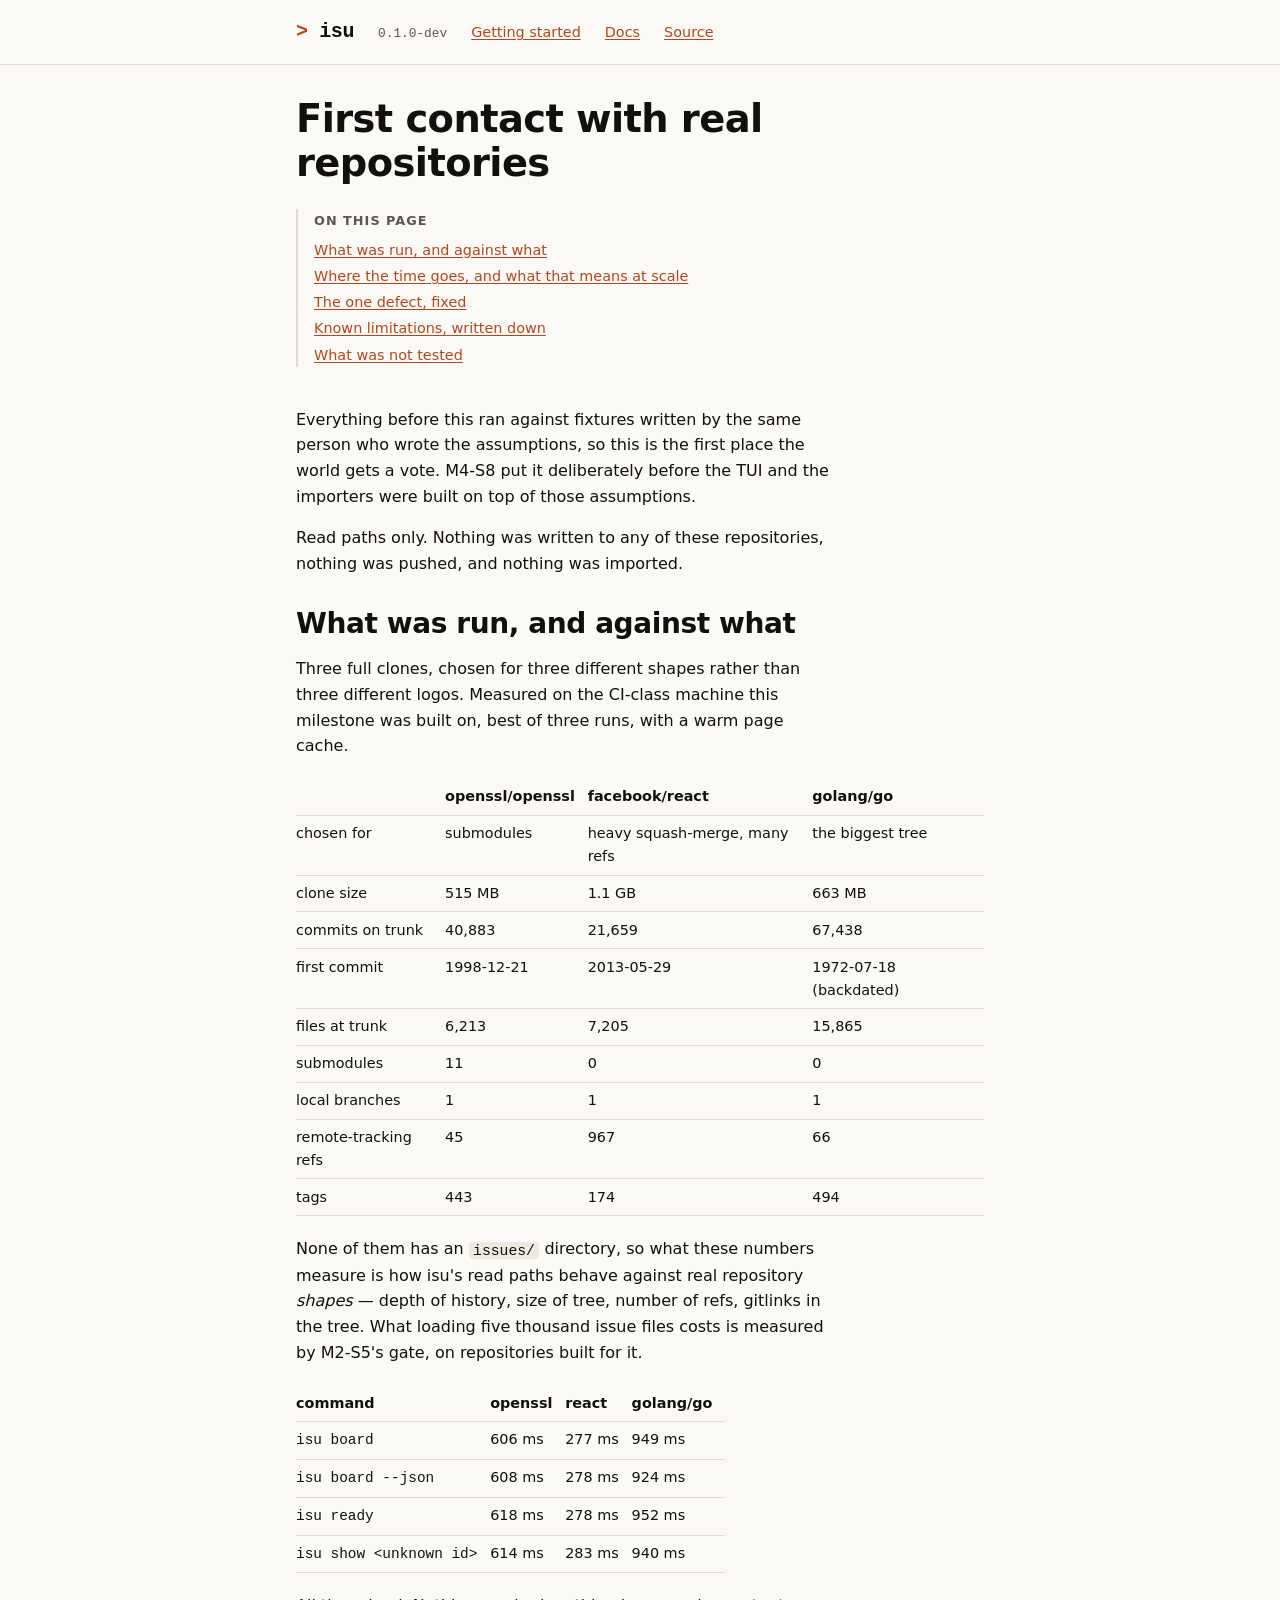
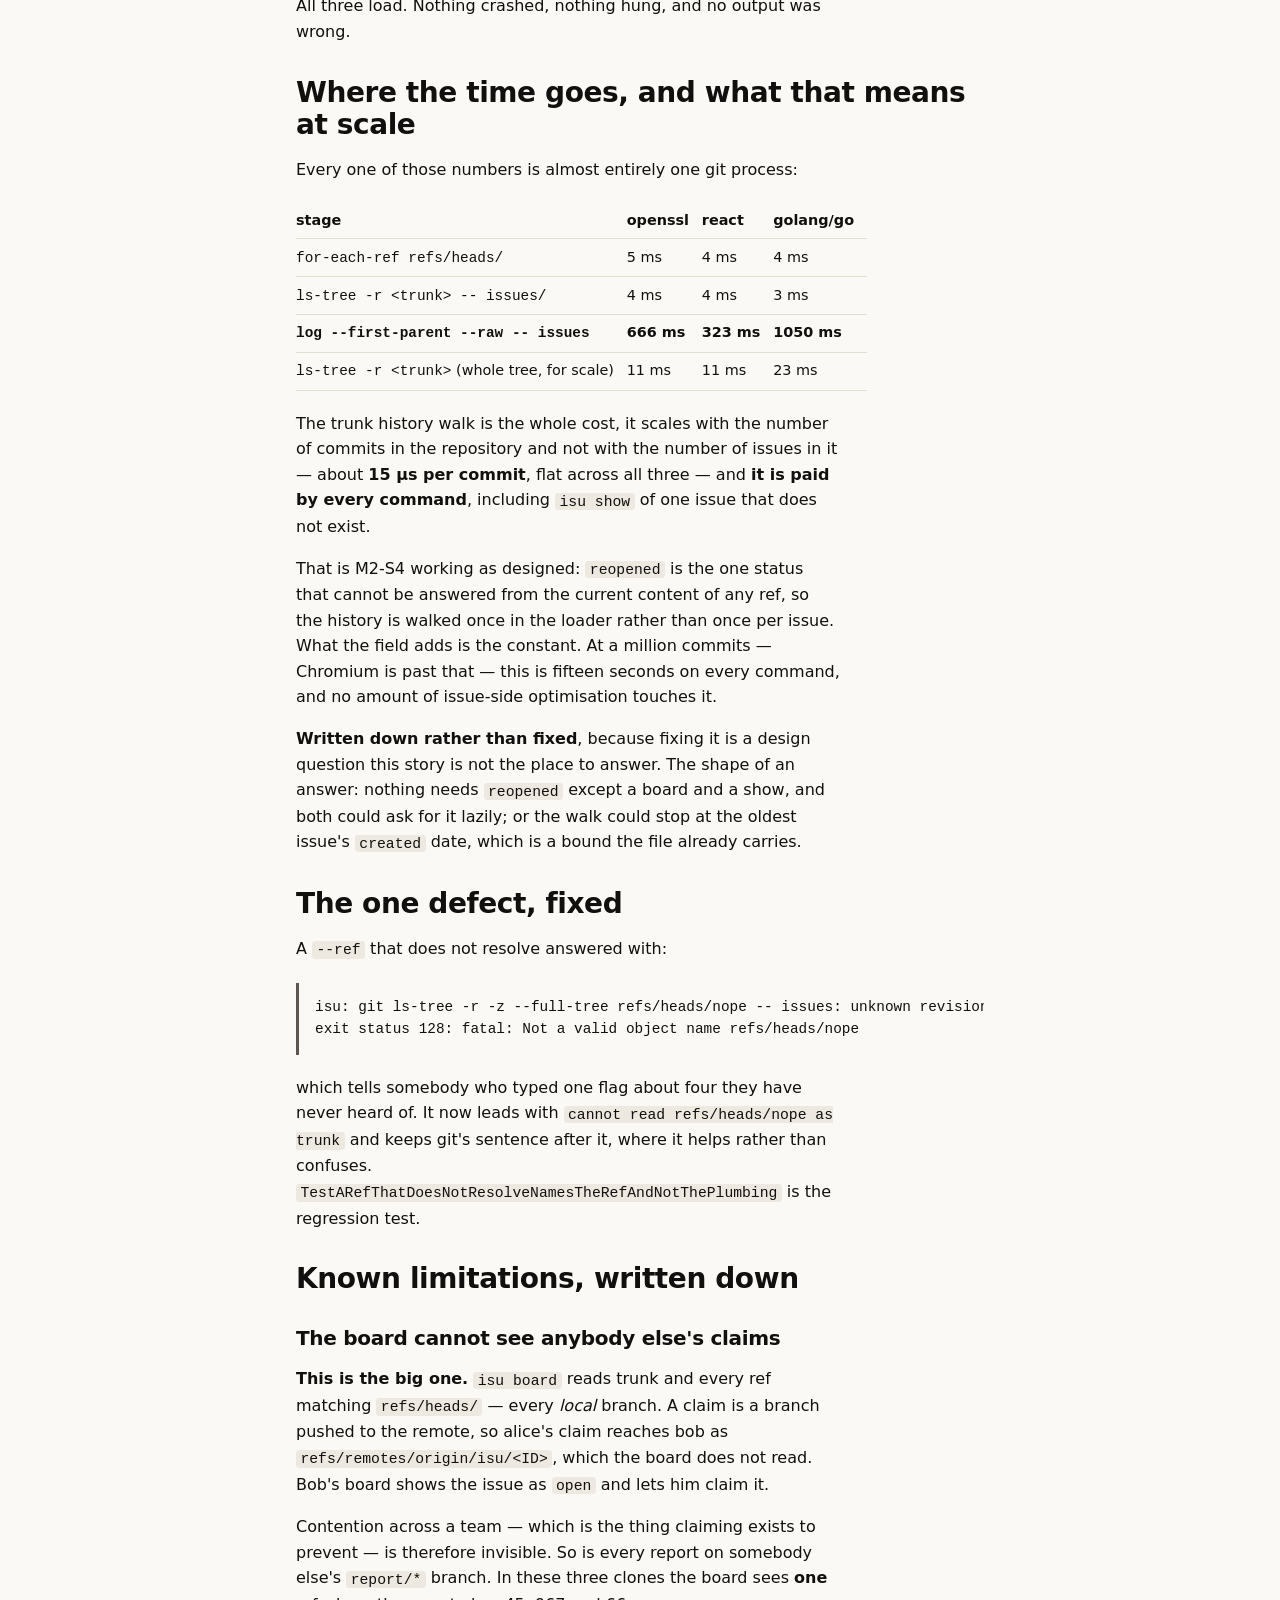
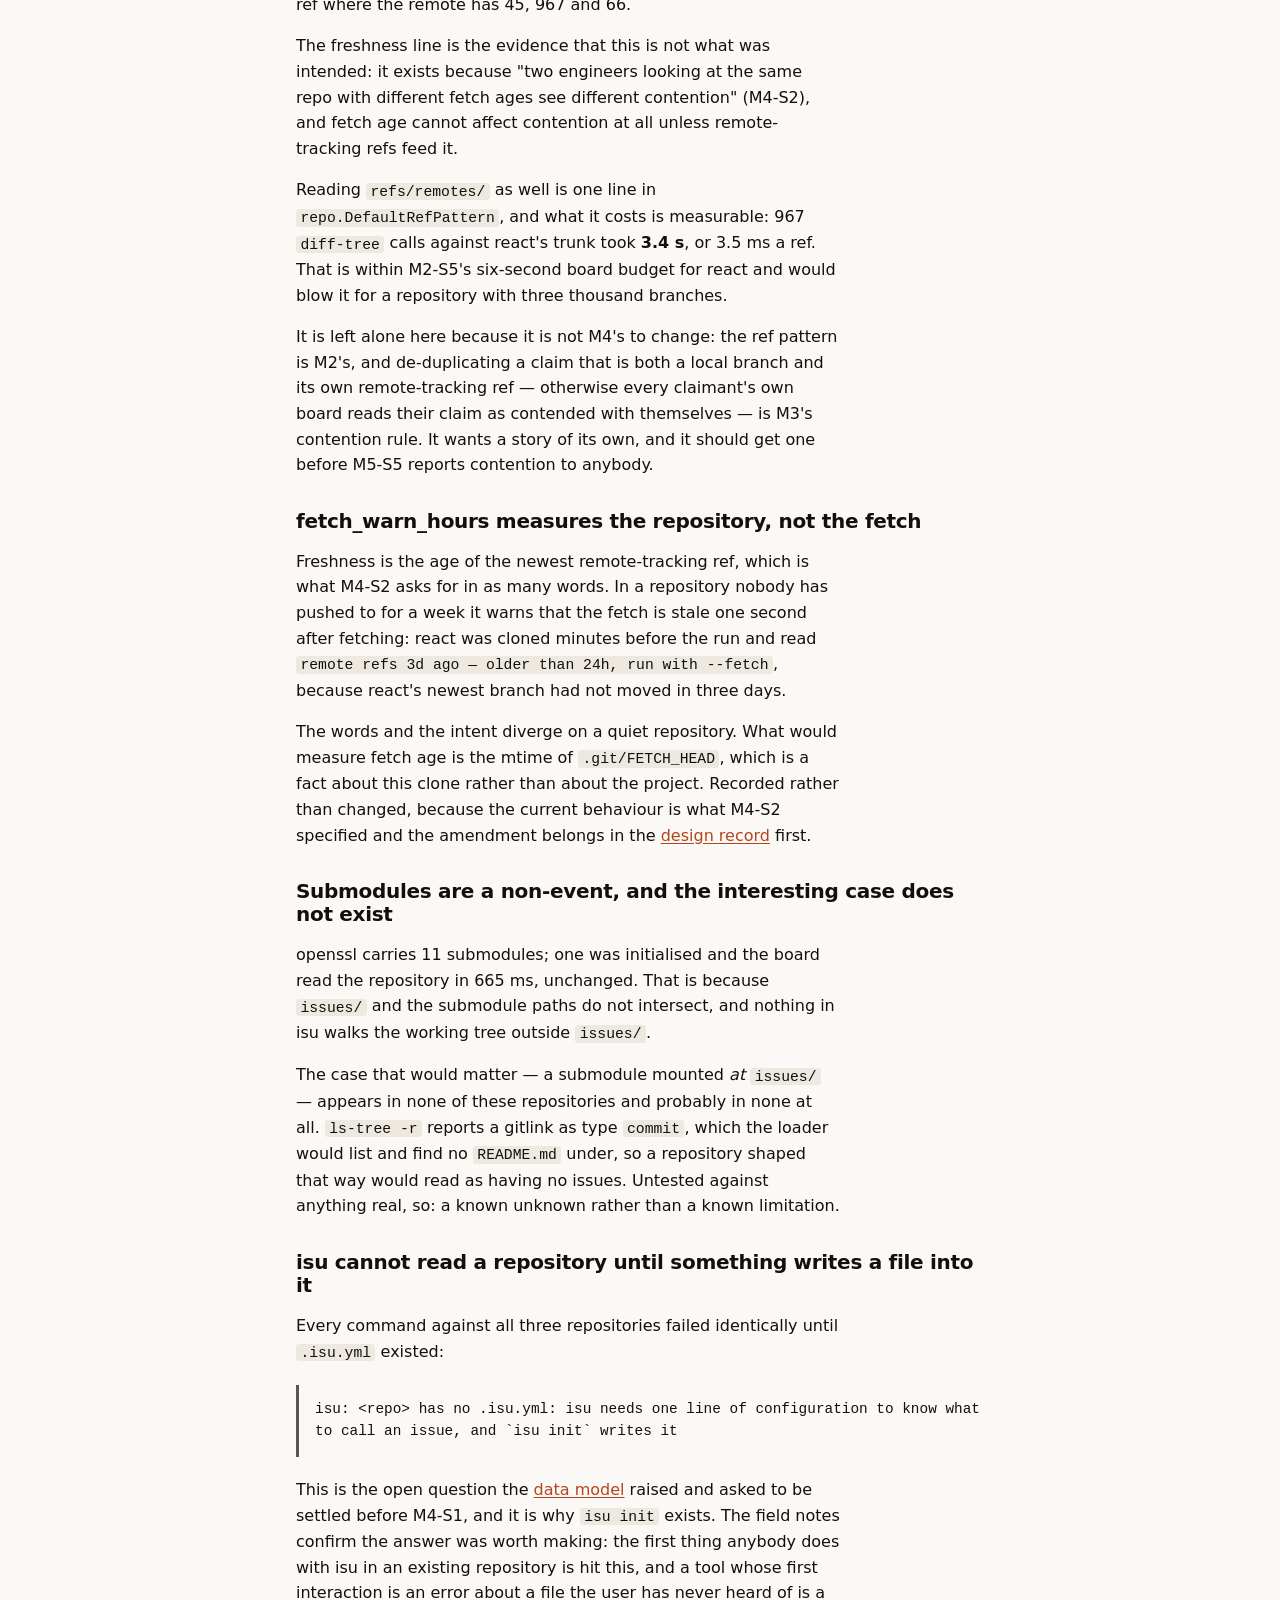
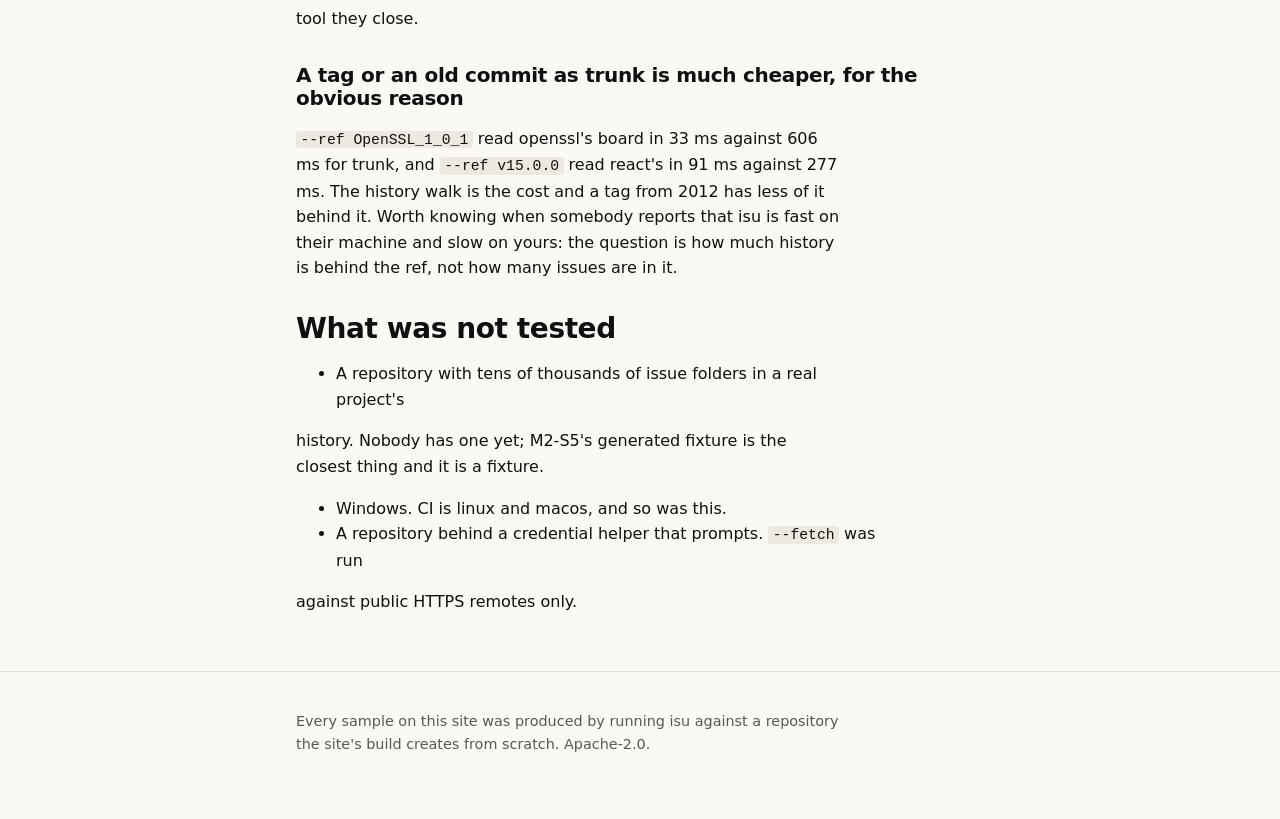
<file: web/site/docs/field-notes.html>
<!DOCTYPE html>
<html lang="en">
<head>
<meta charset="utf-8">
<meta name="viewport" content="width=device-width, initial-scale=1">
<title>First contact with real repositories — isu</title>
<meta name="description" content="Everything before this ran against fixtures written by the same person who wrote the assumptions, so this is the first place the world gets a vote. M4-S8 put it deliberately before the TUI and the importers were built on top of those assumptions.">
<link rel="canonical" href="https://isu-website.netlify.app/docs/field-notes.html">
<link rel="icon" href="../favicon.svg" type="image/svg+xml">
<link rel="stylesheet" href="../site.css">
<meta property="og:type" content="website">
<meta property="og:title" content="First contact with real repositories — isu">
<meta property="og:description" content="Everything before this ran against fixtures written by the same person who wrote the assumptions, so this is the first place the world gets a vote. M4-S8 put it deliberately before the TUI and the importers were built on top of those assumptions.">
<meta property="og:url" content="https://isu-website.netlify.app/docs/field-notes.html">
<meta property="og:image" content="https://isu-website.netlify.app/og.png">
<meta name="twitter:card" content="summary_large_image">
<meta name="twitter:title" content="First contact with real repositories — isu">
<meta name="twitter:description" content="Everything before this ran against fixtures written by the same person who wrote the assumptions, so this is the first place the world gets a vote. M4-S8 put it deliberately before the TUI and the importers were built on top of those assumptions.">
<meta name="twitter:image" content="https://isu-website.netlify.app/og.png">
</head>
<body>
<a class="skip" href="#main">Skip to the content</a>
<header class="masthead">
<div class="wrap">
<a class="wordmark" href="../index.html">isu</a>
<span class="version">0.1.0-dev</span>
<nav aria-label="Sections">
<a href="../docs/getting-started.html">Getting started</a>
<a href="../docs/index.html">Docs</a>
<a href="https://github.com/dgorshkov/isu">Source</a>
</nav>
</div>
</header>
<main id="main" class="wrap">
<h1>First contact with real repositories</h1>
<nav class="contents" aria-label="On this page">
<strong>On this page</strong>
<ul>
<li><a href="#what-was-run-and-against-what">What was run, and against what</a></li>
<li><a href="#where-the-time-goes-and-what-that-means-at-scale">Where the time goes, and what that means at scale</a></li>
<li><a href="#the-one-defect-fixed">The one defect, fixed</a></li>
<li><a href="#known-limitations-written-down">Known limitations, written down</a></li>
<li><a href="#what-was-not-tested">What was not tested</a></li>
</ul>
</nav>
<p>Everything before this ran against fixtures written by the same person who wrote the assumptions, so this is the first place the world gets a vote. M4-S8 put it deliberately before the TUI and the importers were built on top of those assumptions.</p>
<p>Read paths only. Nothing was written to any of these repositories, nothing was pushed, and nothing was imported.</p>
<h2 id="what-was-run-and-against-what">What was run, and against what</h2>
<p>Three full clones, chosen for three different shapes rather than three different logos. Measured on the CI-class machine this milestone was built on, best of three runs, with a warm page cache.</p>
<div class="scroller" tabindex="0" role="group" aria-label="table">
<table>
<thead><tr>
<th></th>
<th>openssl/openssl</th>
<th>facebook/react</th>
<th>golang/go</th>
</tr></thead>
<tbody>
<tr>
<td>chosen for</td>
<td>submodules</td>
<td>heavy squash-merge, many refs</td>
<td>the biggest tree</td>
</tr>
<tr>
<td>clone size</td>
<td>515 MB</td>
<td>1.1 GB</td>
<td>663 MB</td>
</tr>
<tr>
<td>commits on trunk</td>
<td>40,883</td>
<td>21,659</td>
<td>67,438</td>
</tr>
<tr>
<td>first commit</td>
<td>1998-12-21</td>
<td>2013-05-29</td>
<td>1972-07-18 (backdated)</td>
</tr>
<tr>
<td>files at trunk</td>
<td>6,213</td>
<td>7,205</td>
<td>15,865</td>
</tr>
<tr>
<td>submodules</td>
<td>11</td>
<td>0</td>
<td>0</td>
</tr>
<tr>
<td>local branches</td>
<td>1</td>
<td>1</td>
<td>1</td>
</tr>
<tr>
<td>remote-tracking refs</td>
<td>45</td>
<td>967</td>
<td>66</td>
</tr>
<tr>
<td>tags</td>
<td>443</td>
<td>174</td>
<td>494</td>
</tr>
</tbody></table></div>
<p>None of them has an <code>issues/</code> directory, so what these numbers measure is how isu&#39;s read paths behave against real repository <em>shapes</em> — depth of history, size of tree, number of refs, gitlinks in the tree. What loading five thousand issue files costs is measured by M2-S5&#39;s gate, on repositories built for it.</p>
<div class="scroller" tabindex="0" role="group" aria-label="table">
<table>
<thead><tr>
<th>command</th>
<th>openssl</th>
<th>react</th>
<th>golang/go</th>
</tr></thead>
<tbody>
<tr>
<td><code>isu board</code></td>
<td>606 ms</td>
<td>277 ms</td>
<td>949 ms</td>
</tr>
<tr>
<td><code>isu board --json</code></td>
<td>608 ms</td>
<td>278 ms</td>
<td>924 ms</td>
</tr>
<tr>
<td><code>isu ready</code></td>
<td>618 ms</td>
<td>278 ms</td>
<td>952 ms</td>
</tr>
<tr>
<td><code>isu show &lt;unknown id&gt;</code></td>
<td>614 ms</td>
<td>283 ms</td>
<td>940 ms</td>
</tr>
</tbody></table></div>
<p>All three load. Nothing crashed, nothing hung, and no output was wrong.</p>
<h2 id="where-the-time-goes-and-what-that-means-at-scale">Where the time goes, and what that means at scale</h2>
<p>Every one of those numbers is almost entirely one git process:</p>
<div class="scroller" tabindex="0" role="group" aria-label="table">
<table>
<thead><tr>
<th>stage</th>
<th>openssl</th>
<th>react</th>
<th>golang/go</th>
</tr></thead>
<tbody>
<tr>
<td><code>for-each-ref refs/heads/</code></td>
<td>5 ms</td>
<td>4 ms</td>
<td>4 ms</td>
</tr>
<tr>
<td><code>ls-tree -r &lt;trunk&gt; -- issues/</code></td>
<td>4 ms</td>
<td>4 ms</td>
<td>3 ms</td>
</tr>
<tr>
<td><strong><code>log --first-parent --raw -- issues</code></strong></td>
<td><strong>666 ms</strong></td>
<td><strong>323 ms</strong></td>
<td><strong>1050 ms</strong></td>
</tr>
<tr>
<td><code>ls-tree -r &lt;trunk&gt;</code> (whole tree, for scale)</td>
<td>11 ms</td>
<td>11 ms</td>
<td>23 ms</td>
</tr>
</tbody></table></div>
<p>The trunk history walk is the whole cost, it scales with the number of commits in the repository and not with the number of issues in it — about <strong>15 µs per commit</strong>, flat across all three — and <strong>it is paid by every command</strong>, including <code>isu show</code> of one issue that does not exist.</p>
<p>That is M2-S4 working as designed: <code>reopened</code> is the one status that cannot be answered from the current content of any ref, so the history is walked once in the loader rather than once per issue. What the field adds is the constant. At a million commits — Chromium is past that — this is fifteen seconds on every command, and no amount of issue-side optimisation touches it.</p>
<p><strong>Written down rather than fixed</strong>, because fixing it is a design question this story is not the place to answer. The shape of an answer: nothing needs <code>reopened</code> except a board and a show, and both could ask for it lazily; or the walk could stop at the oldest issue&#39;s <code>created</code> date, which is a bound the file already carries.</p>
<h2 id="the-one-defect-fixed">The one defect, fixed</h2>
<p>A <code>--ref</code> that does not resolve answered with:</p>
<div class="scroller sketch" tabindex="0" role="group" aria-label="example, not run"><pre><code>isu: git ls-tree -r -z --full-tree refs/heads/nope -- issues: unknown revision:
exit status 128: fatal: Not a valid object name refs/heads/nope</code></pre></div>
<p>which tells somebody who typed one flag about four they have never heard of. It now leads with <code>cannot read refs/heads/nope as trunk</code> and keeps git&#39;s sentence after it, where it helps rather than confuses. <code>TestARefThatDoesNotResolveNamesTheRefAndNotThePlumbing</code> is the regression test.</p>
<h2 id="known-limitations-written-down">Known limitations, written down</h2>
<h3 id="the-board-cannot-see-anybody-else-s-claims">The board cannot see anybody else&#39;s claims</h3>
<p><strong>This is the big one.</strong> <code>isu board</code> reads trunk and every ref matching <code>refs/heads/</code> — every <em>local</em> branch. A claim is a branch pushed to the remote, so alice&#39;s claim reaches bob as <code>refs/remotes/origin/isu/&lt;ID&gt;</code>, which the board does not read. Bob&#39;s board shows the issue as <code>open</code> and lets him claim it.</p>
<p>Contention across a team — which is the thing claiming exists to prevent — is therefore invisible. So is every report on somebody else&#39;s <code>report/*</code> branch. In these three clones the board sees <strong>one</strong> ref where the remote has 45, 967 and 66.</p>
<p>The freshness line is the evidence that this is not what was intended: it exists because &#34;two engineers looking at the same repo with different fetch ages see different contention&#34; (M4-S2), and fetch age cannot affect contention at all unless remote-tracking refs feed it.</p>
<p>Reading <code>refs/remotes/</code> as well is one line in <code>repo.DefaultRefPattern</code>, and what it costs is measurable: 967 <code>diff-tree</code> calls against react&#39;s trunk took <strong>3.4 s</strong>, or 3.5 ms a ref. That is within M2-S5&#39;s six-second board budget for react and would blow it for a repository with three thousand branches.</p>
<p>It is left alone here because it is not M4&#39;s to change: the ref pattern is M2&#39;s, and de-duplicating a claim that is both a local branch and its own remote-tracking ref — otherwise every claimant&#39;s own board reads their claim as contended with themselves — is M3&#39;s contention rule. It wants a story of its own, and it should get one before M5-S5 reports contention to anybody.</p>
<h3 id="fetch-warn-hours-measures-the-repository-not-the-fetch">fetch_warn_hours measures the repository, not the fetch</h3>
<p>Freshness is the age of the newest remote-tracking ref, which is what M4-S2 asks for in as many words. In a repository nobody has pushed to for a week it warns that the fetch is stale one second after fetching: react was cloned minutes before the run and read <code>remote refs 3d ago — older than 24h, run with --fetch</code>, because react&#39;s newest branch had not moved in three days.</p>
<p>The words and the intent diverge on a quiet repository. What would measure fetch age is the mtime of <code>.git/FETCH_HEAD</code>, which is a fact about this clone rather than about the project. Recorded rather than changed, because the current behaviour is what M4-S2 specified and the amendment belongs in the <a href="design.html">design record</a> first.</p>
<h3 id="submodules-are-a-non-event-and-the-interesting-case-does-not-exist">Submodules are a non-event, and the interesting case does not exist</h3>
<p>openssl carries 11 submodules; one was initialised and the board read the repository in 665 ms, unchanged. That is because <code>issues/</code> and the submodule paths do not intersect, and nothing in isu walks the working tree outside <code>issues/</code>.</p>
<p>The case that would matter — a submodule mounted <em>at</em> <code>issues/</code> — appears in none of these repositories and probably in none at all. <code>ls-tree -r</code> reports a gitlink as type <code>commit</code>, which the loader would list and find no <code>README.md</code> under, so a repository shaped that way would read as having no issues. Untested against anything real, so: a known unknown rather than a known limitation.</p>
<h3 id="isu-cannot-read-a-repository-until-something-writes-a-file-into-it">isu cannot read a repository until something writes a file into it</h3>
<p>Every command against all three repositories failed identically until <code>.isu.yml</code> existed:</p>
<div class="scroller sketch" tabindex="0" role="group" aria-label="example, not run"><pre><code>isu: &lt;repo&gt; has no .isu.yml: isu needs one line of configuration to know what
to call an issue, and `isu init` writes it</code></pre></div>
<p>This is the open question the <a href="data-model.html">data model</a> raised and asked to be settled before M4-S1, and it is why <code>isu init</code> exists. The field notes confirm the answer was worth making: the first thing anybody does with isu in an existing repository is hit this, and a tool whose first interaction is an error about a file the user has never heard of is a tool they close.</p>
<h3 id="a-tag-or-an-old-commit-as-trunk-is-much-cheaper-for-the-obvious-reason">A tag or an old commit as trunk is much cheaper, for the obvious reason</h3>
<p><code>--ref OpenSSL_1_0_1</code> read openssl&#39;s board in 33 ms against 606 ms for trunk, and <code>--ref v15.0.0</code> read react&#39;s in 91 ms against 277 ms. The history walk is the cost and a tag from 2012 has less of it behind it. Worth knowing when somebody reports that isu is fast on their machine and slow on yours: the question is how much history is behind the ref, not how many issues are in it.</p>
<h2 id="what-was-not-tested">What was not tested</h2>
<ul>
<li>A repository with tens of thousands of issue folders in a real project&#39;s</li>
</ul>
<p>history. Nobody has one yet; M2-S5&#39;s generated fixture is the closest thing and it is a fixture.</p>
<ul>
<li>Windows. CI is linux and macos, and so was this.</li>
<li>A repository behind a credential helper that prompts. <code>--fetch</code> was run</li>
</ul>
<p>against public HTTPS remotes only.</p>


</main>
<footer class="foot">
<div class="wrap">
<p>Every sample on this site was produced by running isu against a repository the site&#39;s build creates from scratch. Apache-2.0.</p>
</div>
</footer>
</body>
</html>
</file>
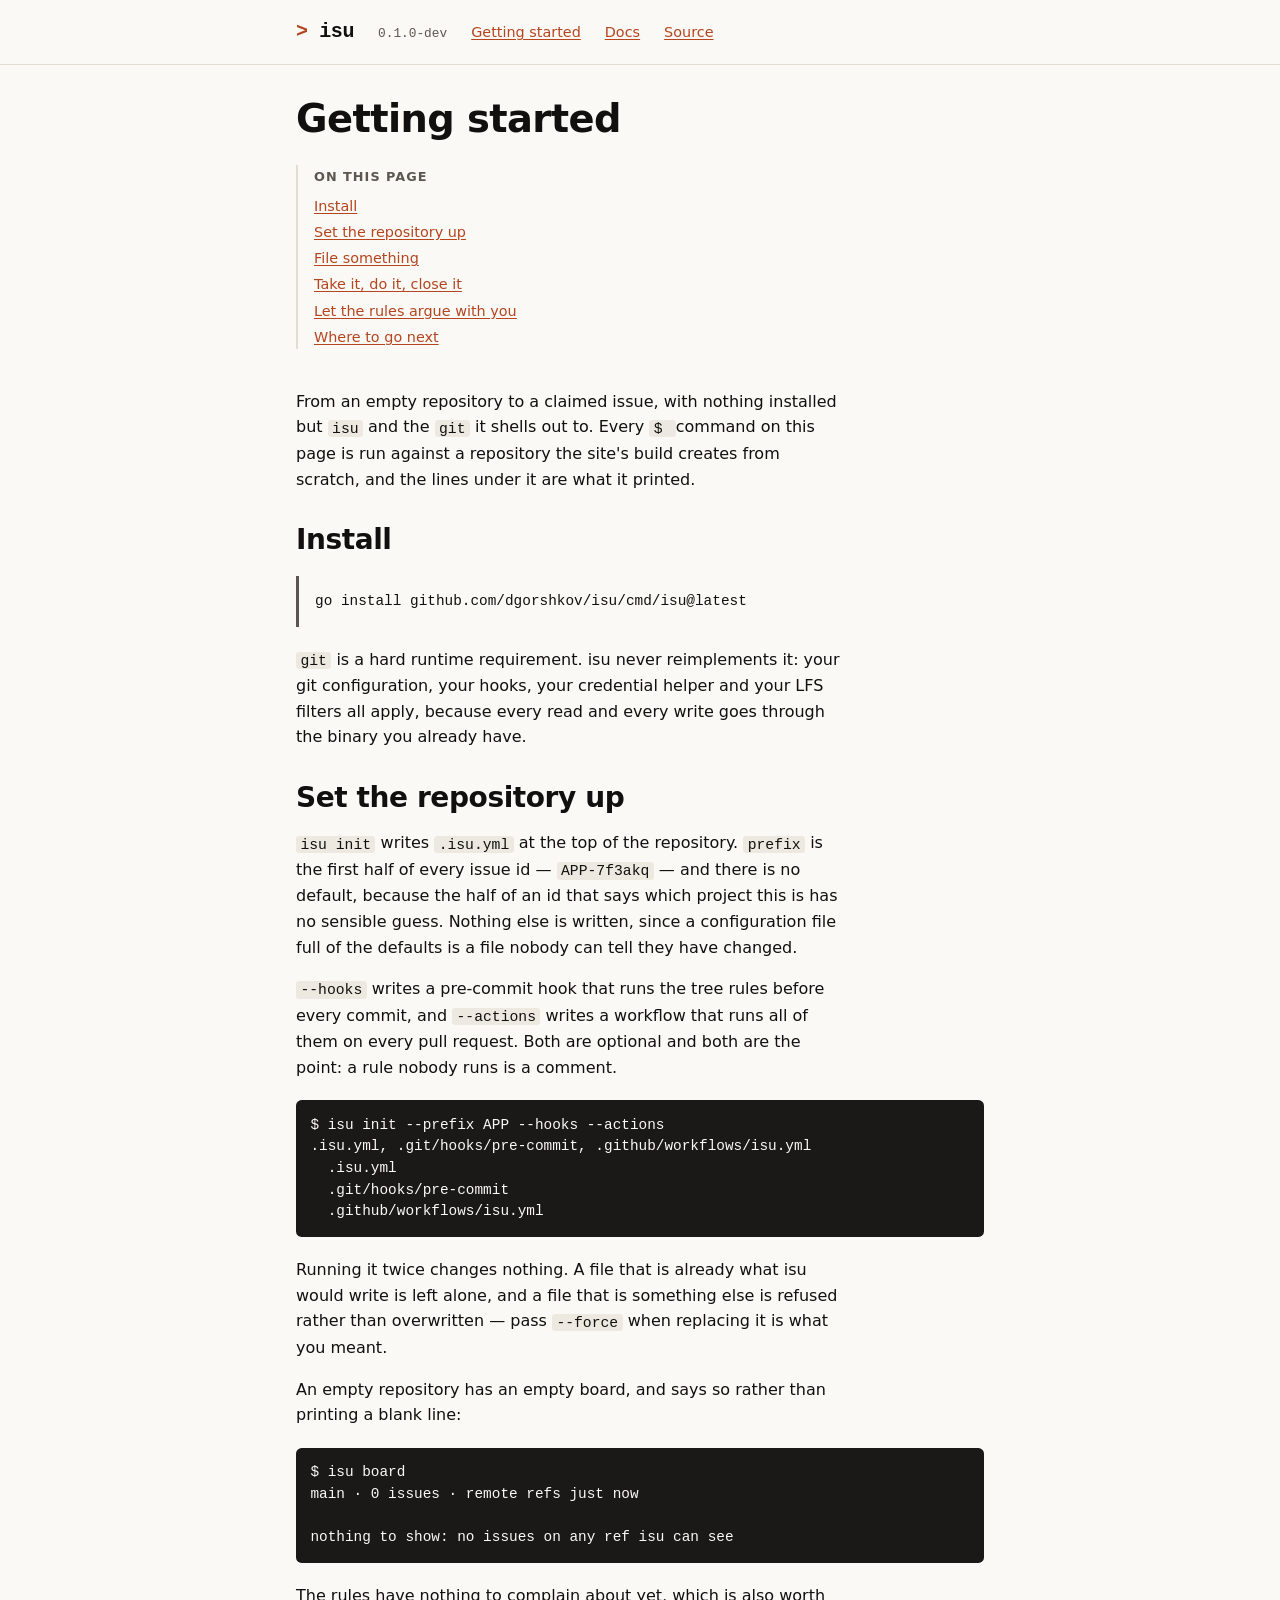
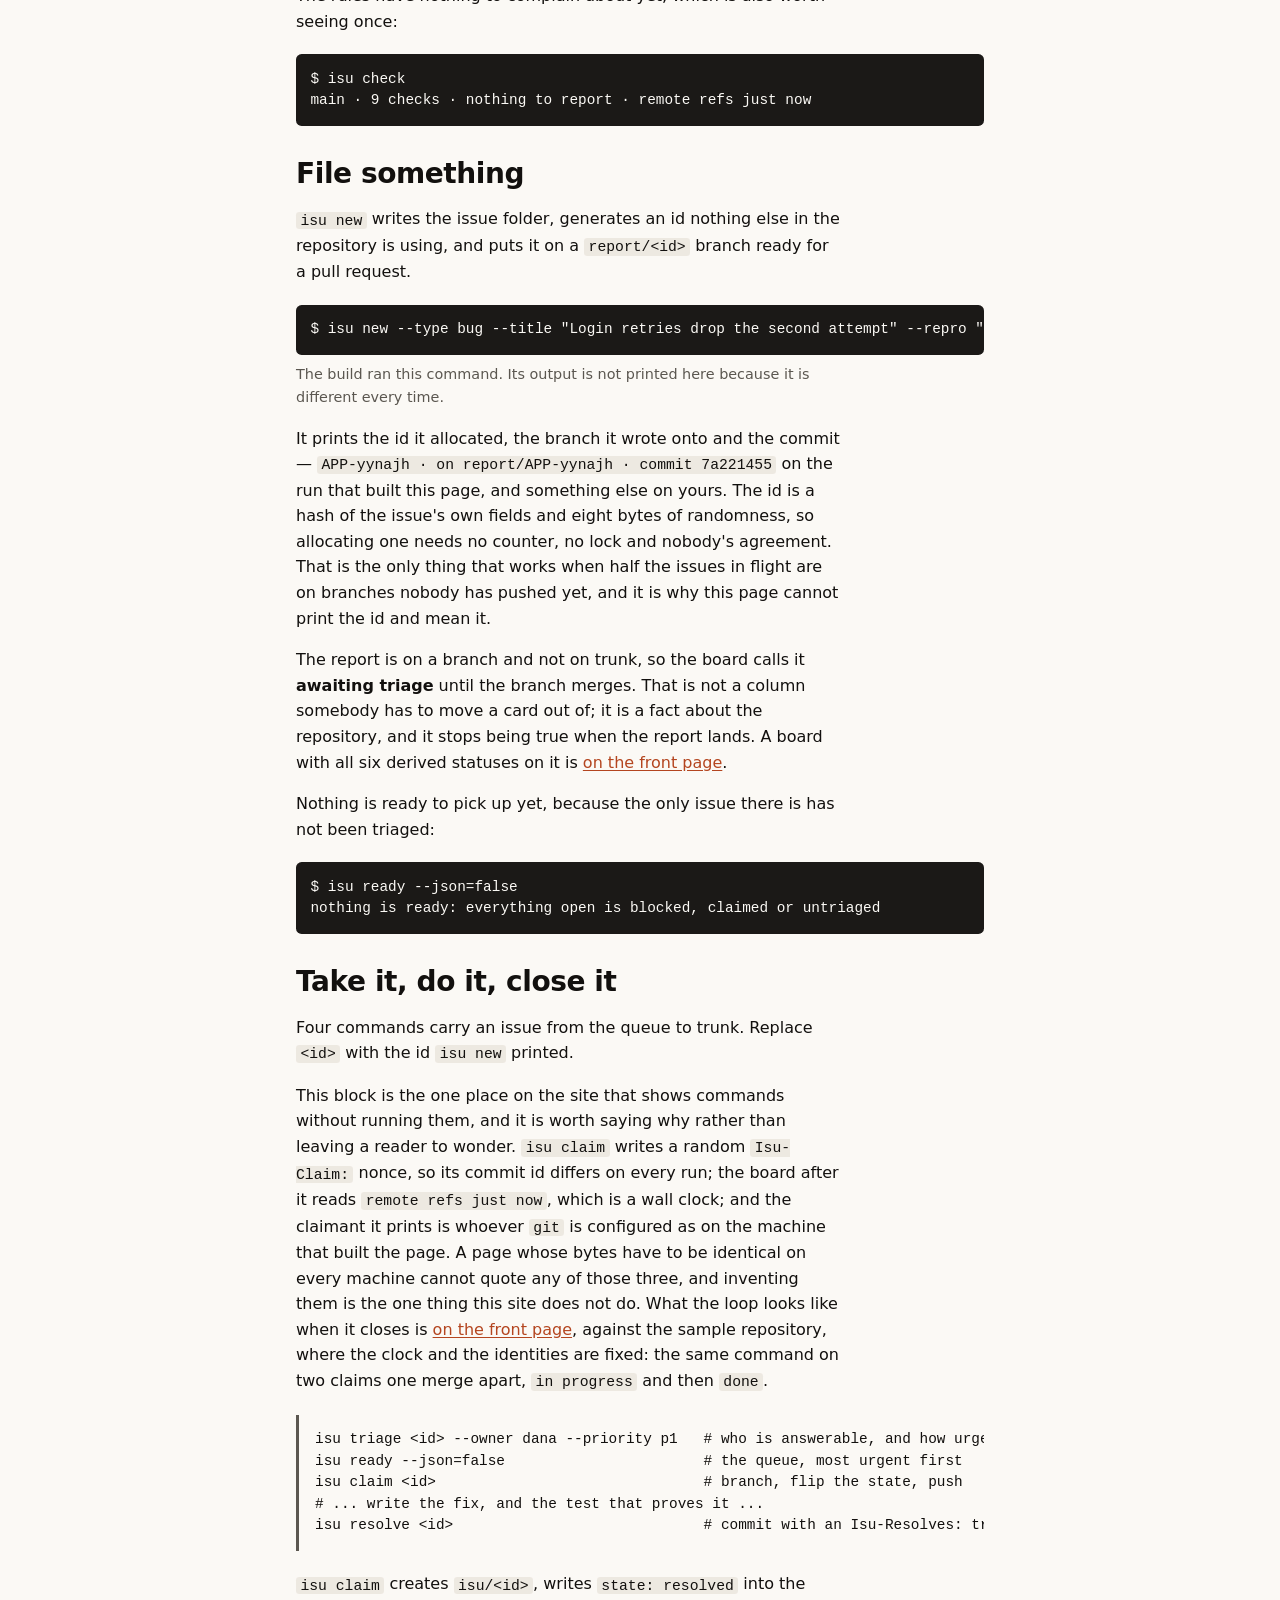
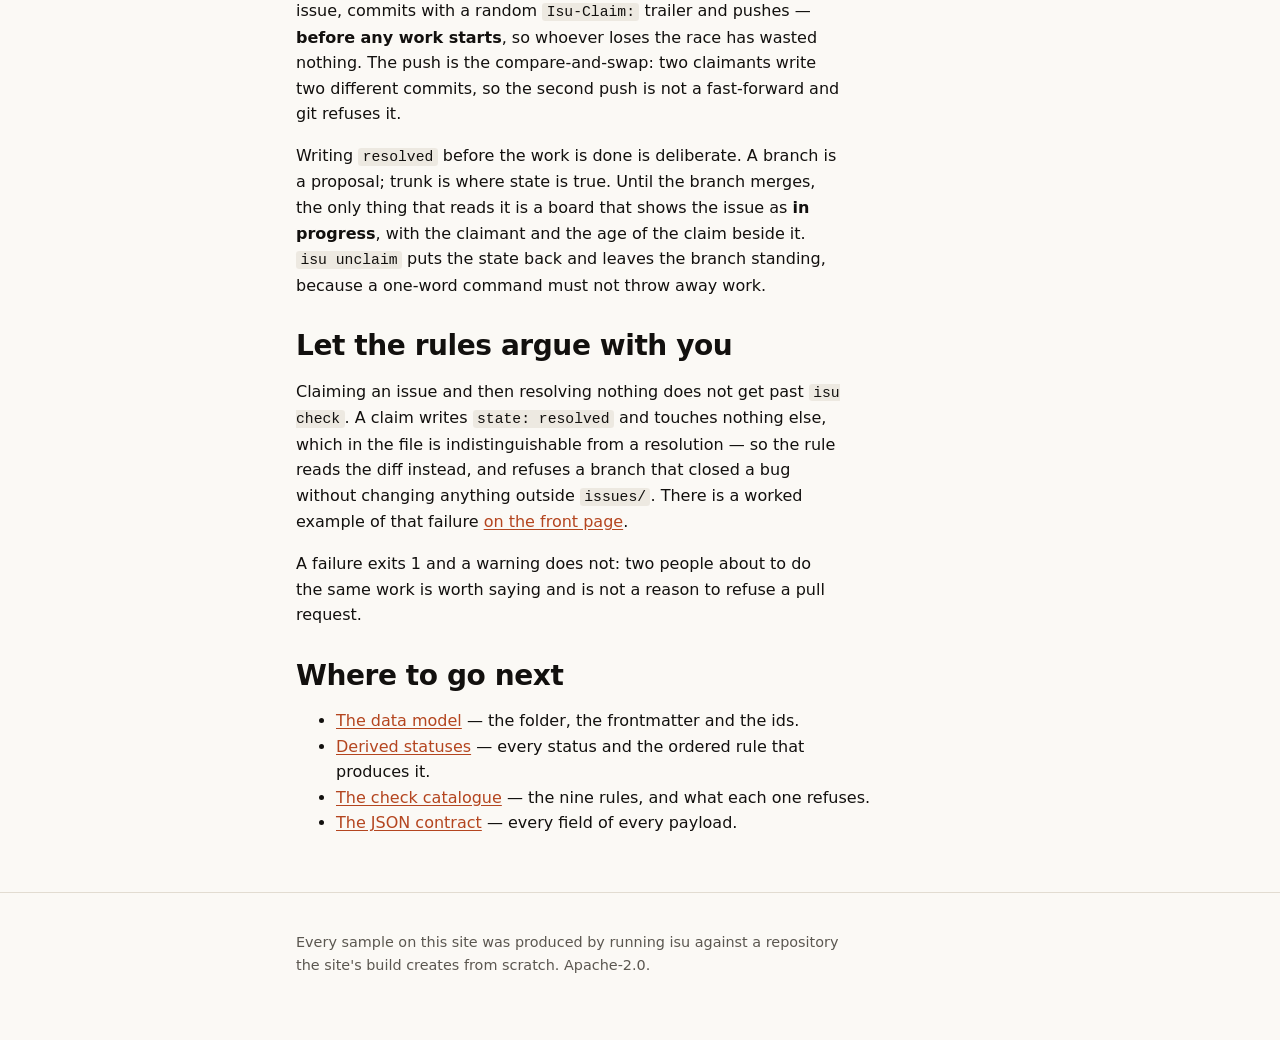
<file: web/site/docs/getting-started.html>
<!DOCTYPE html>
<html lang="en">
<head>
<meta charset="utf-8">
<meta name="viewport" content="width=device-width, initial-scale=1">
<title>Getting started — isu</title>
<meta name="description" content="From an empty repository to a claimed issue, with nothing installed but isu and the git it shells out to. Every $  command on this page is run against a repository the site&#39;s build creates from scratch, and the lines under it are what it printed.">
<link rel="canonical" href="https://isu-website.netlify.app/docs/getting-started.html">
<link rel="icon" href="../favicon.svg" type="image/svg+xml">
<link rel="stylesheet" href="../site.css">
<meta property="og:type" content="website">
<meta property="og:title" content="Getting started — isu">
<meta property="og:description" content="From an empty repository to a claimed issue, with nothing installed but isu and the git it shells out to. Every $  command on this page is run against a repository the site&#39;s build creates from scratch, and the lines under it are what it printed.">
<meta property="og:url" content="https://isu-website.netlify.app/docs/getting-started.html">
<meta property="og:image" content="https://isu-website.netlify.app/og.png">
<meta name="twitter:card" content="summary_large_image">
<meta name="twitter:title" content="Getting started — isu">
<meta name="twitter:description" content="From an empty repository to a claimed issue, with nothing installed but isu and the git it shells out to. Every $  command on this page is run against a repository the site&#39;s build creates from scratch, and the lines under it are what it printed.">
<meta name="twitter:image" content="https://isu-website.netlify.app/og.png">
</head>
<body>
<a class="skip" href="#main">Skip to the content</a>
<header class="masthead">
<div class="wrap">
<a class="wordmark" href="../index.html">isu</a>
<span class="version">0.1.0-dev</span>
<nav aria-label="Sections">
<a href="../docs/getting-started.html" aria-current="page">Getting started</a>
<a href="../docs/index.html">Docs</a>
<a href="https://github.com/dgorshkov/isu">Source</a>
</nav>
</div>
</header>
<main id="main" class="wrap">
<h1>Getting started</h1>
<nav class="contents" aria-label="On this page">
<strong>On this page</strong>
<ul>
<li><a href="#install">Install</a></li>
<li><a href="#set-the-repository-up">Set the repository up</a></li>
<li><a href="#file-something">File something</a></li>
<li><a href="#take-it-do-it-close-it">Take it, do it, close it</a></li>
<li><a href="#let-the-rules-argue-with-you">Let the rules argue with you</a></li>
<li><a href="#where-to-go-next">Where to go next</a></li>
</ul>
</nav>
<p>From an empty repository to a claimed issue, with nothing installed but <code>isu</code> and the <code>git</code> it shells out to. Every <code>$ </code> command on this page is run against a repository the site&#39;s build creates from scratch, and the lines under it are what it printed.</p>
<h2 id="install">Install</h2>
<div class="scroller sketch" tabindex="0" role="group" aria-label="example, not run"><pre><code>go install github.com/dgorshkov/isu/cmd/isu@latest</code></pre></div>
<p><code>git</code> is a hard runtime requirement. isu never reimplements it: your git configuration, your hooks, your credential helper and your LFS filters all apply, because every read and every write goes through the binary you already have.</p>
<h2 id="set-the-repository-up">Set the repository up</h2>
<p><code>isu init</code> writes <code>.isu.yml</code> at the top of the repository. <code>prefix</code> is the first half of every issue id — <code>APP-7f3akq</code> — and there is no default, because the half of an id that says which project this is has no sensible guess. Nothing else is written, since a configuration file full of the defaults is a file nobody can tell they have changed.</p>
<p><code>--hooks</code> writes a pre-commit hook that runs the tree rules before every commit, and <code>--actions</code> writes a workflow that runs all of them on every pull request. Both are optional and both are the point: a rule nobody runs is a comment.</p>
<div class="scroller ran" tabindex="0" role="group" aria-label="terminal output"><pre><code>$ isu init --prefix APP --hooks --actions
.isu.yml, .git/hooks/pre-commit, .github/workflows/isu.yml
  .isu.yml
  .git/hooks/pre-commit
  .github/workflows/isu.yml</code></pre></div>
<p>Running it twice changes nothing. A file that is already what isu would write is left alone, and a file that is something else is refused rather than overwritten — pass <code>--force</code> when replacing it is what you meant.</p>
<p>An empty repository has an empty board, and says so rather than printing a blank line:</p>
<div class="scroller ran" tabindex="0" role="group" aria-label="terminal output"><pre><code>$ isu board
main · 0 issues · remote refs just now

nothing to show: no issues on any ref isu can see</code></pre></div>
<p>The rules have nothing to complain about yet, which is also worth seeing once:</p>
<div class="scroller ran" tabindex="0" role="group" aria-label="terminal output"><pre><code>$ isu check
main · 9 checks · nothing to report · remote refs just now</code></pre></div>
<h2 id="file-something">File something</h2>
<p><code>isu new</code> writes the issue folder, generates an id nothing else in the repository is using, and puts it on a <code>report/&lt;id&gt;</code> branch ready for a pull request.</p>
<div class="scroller ran" tabindex="0" role="group" aria-label="terminal output"><pre><code>$ isu new --type bug --title &#34;Login retries drop the second attempt&#34; --repro &#34;sign in, fail once, retry within 5s&#34; --owner dana --priority p1</code></pre></div>
<p class="unquoted">The build ran this command. Its output is not printed here because it is different every time.</p>
<p>It prints the id it allocated, the branch it wrote onto and the commit — <code>APP-yynajh · on report/APP-yynajh · commit 7a221455</code> on the run that built this page, and something else on yours. The id is a hash of the issue&#39;s own fields and eight bytes of randomness, so allocating one needs no counter, no lock and nobody&#39;s agreement. That is the only thing that works when half the issues in flight are on branches nobody has pushed yet, and it is why this page cannot print the id and mean it.</p>
<p>The report is on a branch and not on trunk, so the board calls it <strong>awaiting triage</strong> until the branch merges. That is not a column somebody has to move a card out of; it is a fact about the repository, and it stops being true when the report lands. A board with all six derived statuses on it is <a href="../index.html#derived">on the front page</a>.</p>
<p>Nothing is ready to pick up yet, because the only issue there is has not been triaged:</p>
<div class="scroller ran" tabindex="0" role="group" aria-label="terminal output"><pre><code>$ isu ready --json=false
nothing is ready: everything open is blocked, claimed or untriaged</code></pre></div>
<h2 id="take-it-do-it-close-it">Take it, do it, close it</h2>
<p>Four commands carry an issue from the queue to trunk. Replace <code>&lt;id&gt;</code> with the id <code>isu new</code> printed.</p>
<p>This block is the one place on the site that shows commands without running them, and it is worth saying why rather than leaving a reader to wonder. <code>isu claim</code> writes a random <code>Isu-Claim:</code> nonce, so its commit id differs on every run; the board after it reads <code>remote refs just now</code>, which is a wall clock; and the claimant it prints is whoever <code>git</code> is configured as on the machine that built the page. A page whose bytes have to be identical on every machine cannot quote any of those three, and inventing them is the one thing this site does not do. What the loop looks like when it closes is <a href="../index.html#claims">on the front page</a>, against the sample repository, where the clock and the identities are fixed: the same command on two claims one merge apart, <code>in progress</code> and then <code>done</code>.</p>
<div class="scroller sketch" tabindex="0" role="group" aria-label="example, not run"><pre><code>isu triage &lt;id&gt; --owner dana --priority p1   # who is answerable, and how urgent
isu ready --json=false                       # the queue, most urgent first
isu claim &lt;id&gt;                               # branch, flip the state, push
# ... write the fix, and the test that proves it ...
isu resolve &lt;id&gt;                             # commit with an Isu-Resolves: trailer</code></pre></div>
<p><code>isu claim</code> creates <code>isu/&lt;id&gt;</code>, writes <code>state: resolved</code> into the issue, commits with a random <code>Isu-Claim:</code> trailer and pushes — <strong>before any work starts</strong>, so whoever loses the race has wasted nothing. The push is the compare-and-swap: two claimants write two different commits, so the second push is not a fast-forward and git refuses it.</p>
<p>Writing <code>resolved</code> before the work is done is deliberate. A branch is a proposal; trunk is where state is true. Until the branch merges, the only thing that reads it is a board that shows the issue as <strong>in progress</strong>, with the claimant and the age of the claim beside it. <code>isu unclaim</code> puts the state back and leaves the branch standing, because a one-word command must not throw away work.</p>
<h2 id="let-the-rules-argue-with-you">Let the rules argue with you</h2>
<p>Claiming an issue and then resolving nothing does not get past <code>isu check</code>. A claim writes <code>state: resolved</code> and touches nothing else, which in the file is indistinguishable from a resolution — so the rule reads the diff instead, and refuses a branch that closed a bug without changing anything outside <code>issues/</code>. There is a worked example of that failure <a href="../index.html#checks">on the front page</a>.</p>
<p>A failure exits 1 and a warning does not: two people about to do the same work is worth saying and is not a reason to refuse a pull request.</p>
<h2 id="where-to-go-next">Where to go next</h2>
<ul>
<li><a href="data-model.html">The data model</a> — the folder, the frontmatter and the ids.</li>
<li><a href="statuses.html">Derived statuses</a> — every status and the ordered rule that produces it.</li>
<li><a href="checks.html">The check catalogue</a> — the nine rules, and what each one refuses.</li>
<li><a href="json.html">The JSON contract</a> — every field of every payload.</li>
</ul>


</main>
<footer class="foot">
<div class="wrap">
<p>Every sample on this site was produced by running isu against a repository the site&#39;s build creates from scratch. Apache-2.0.</p>
</div>
</footer>
</body>
</html>
</file>
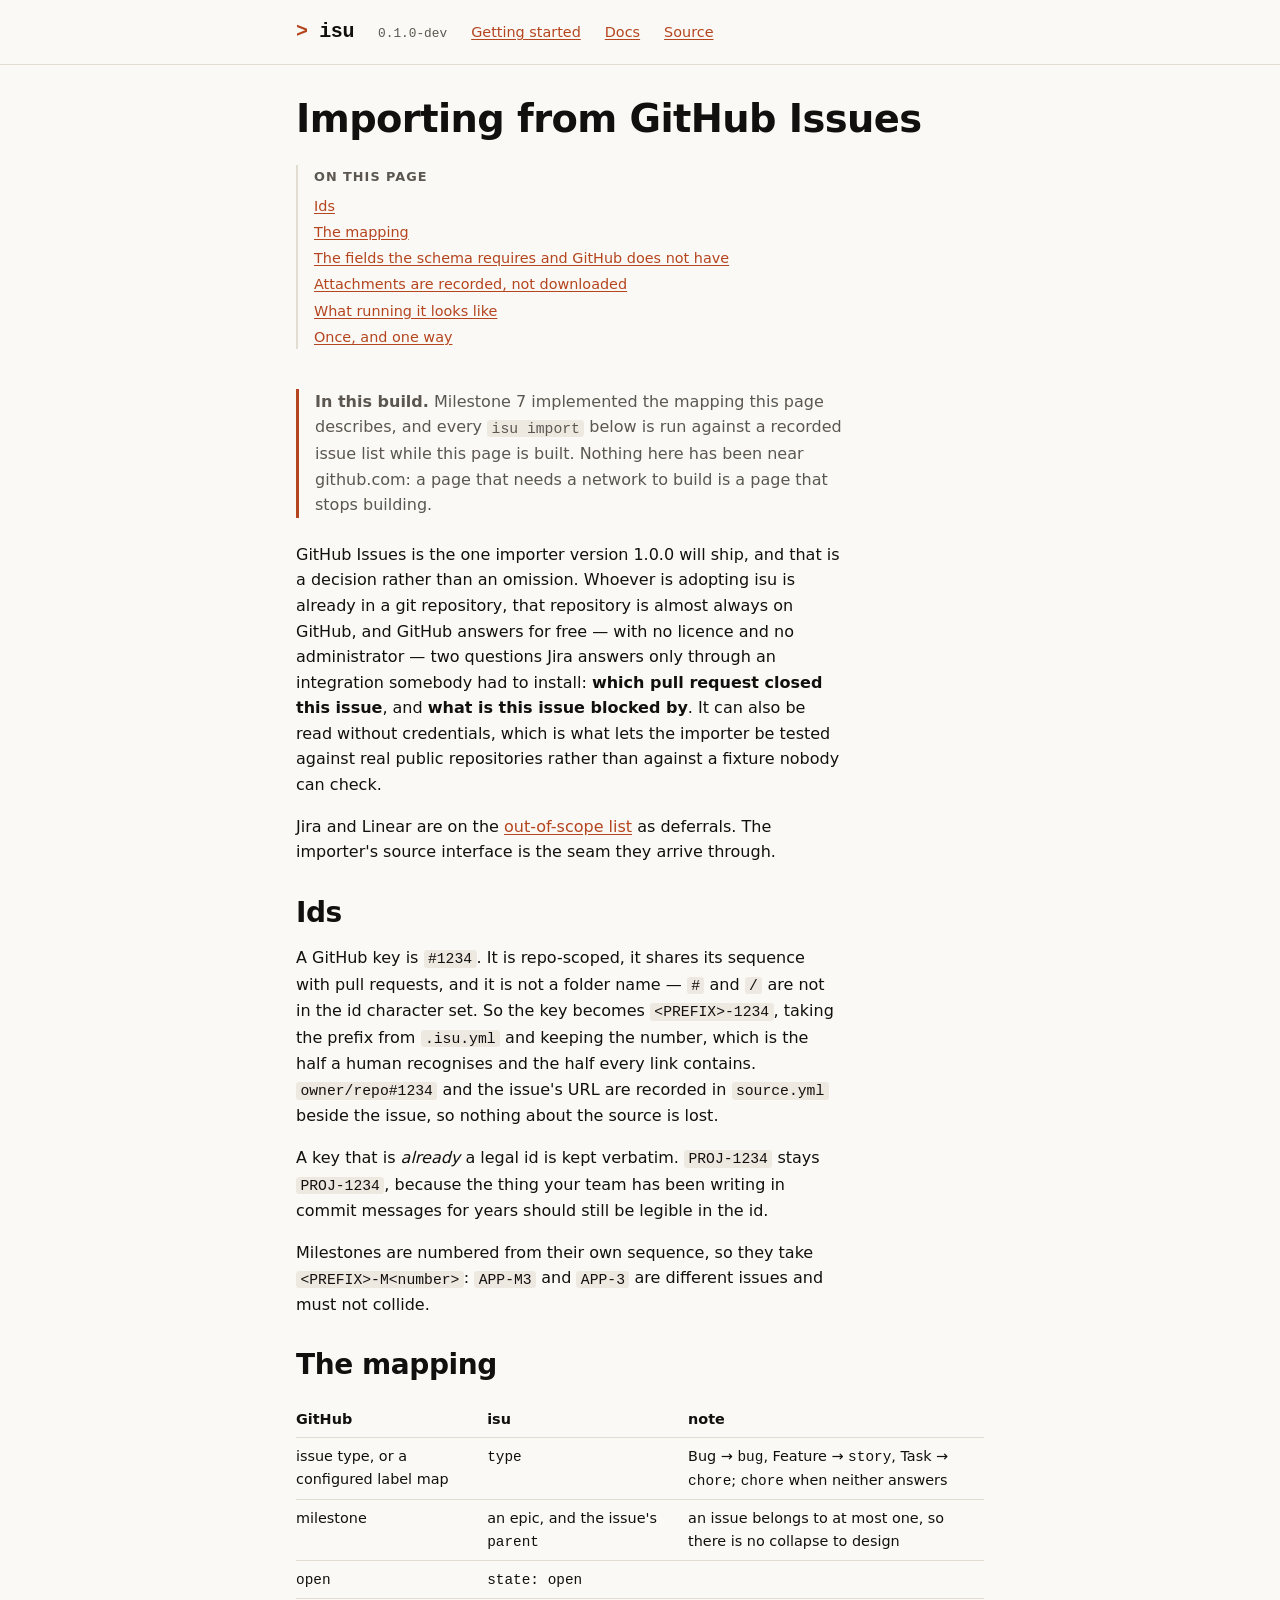
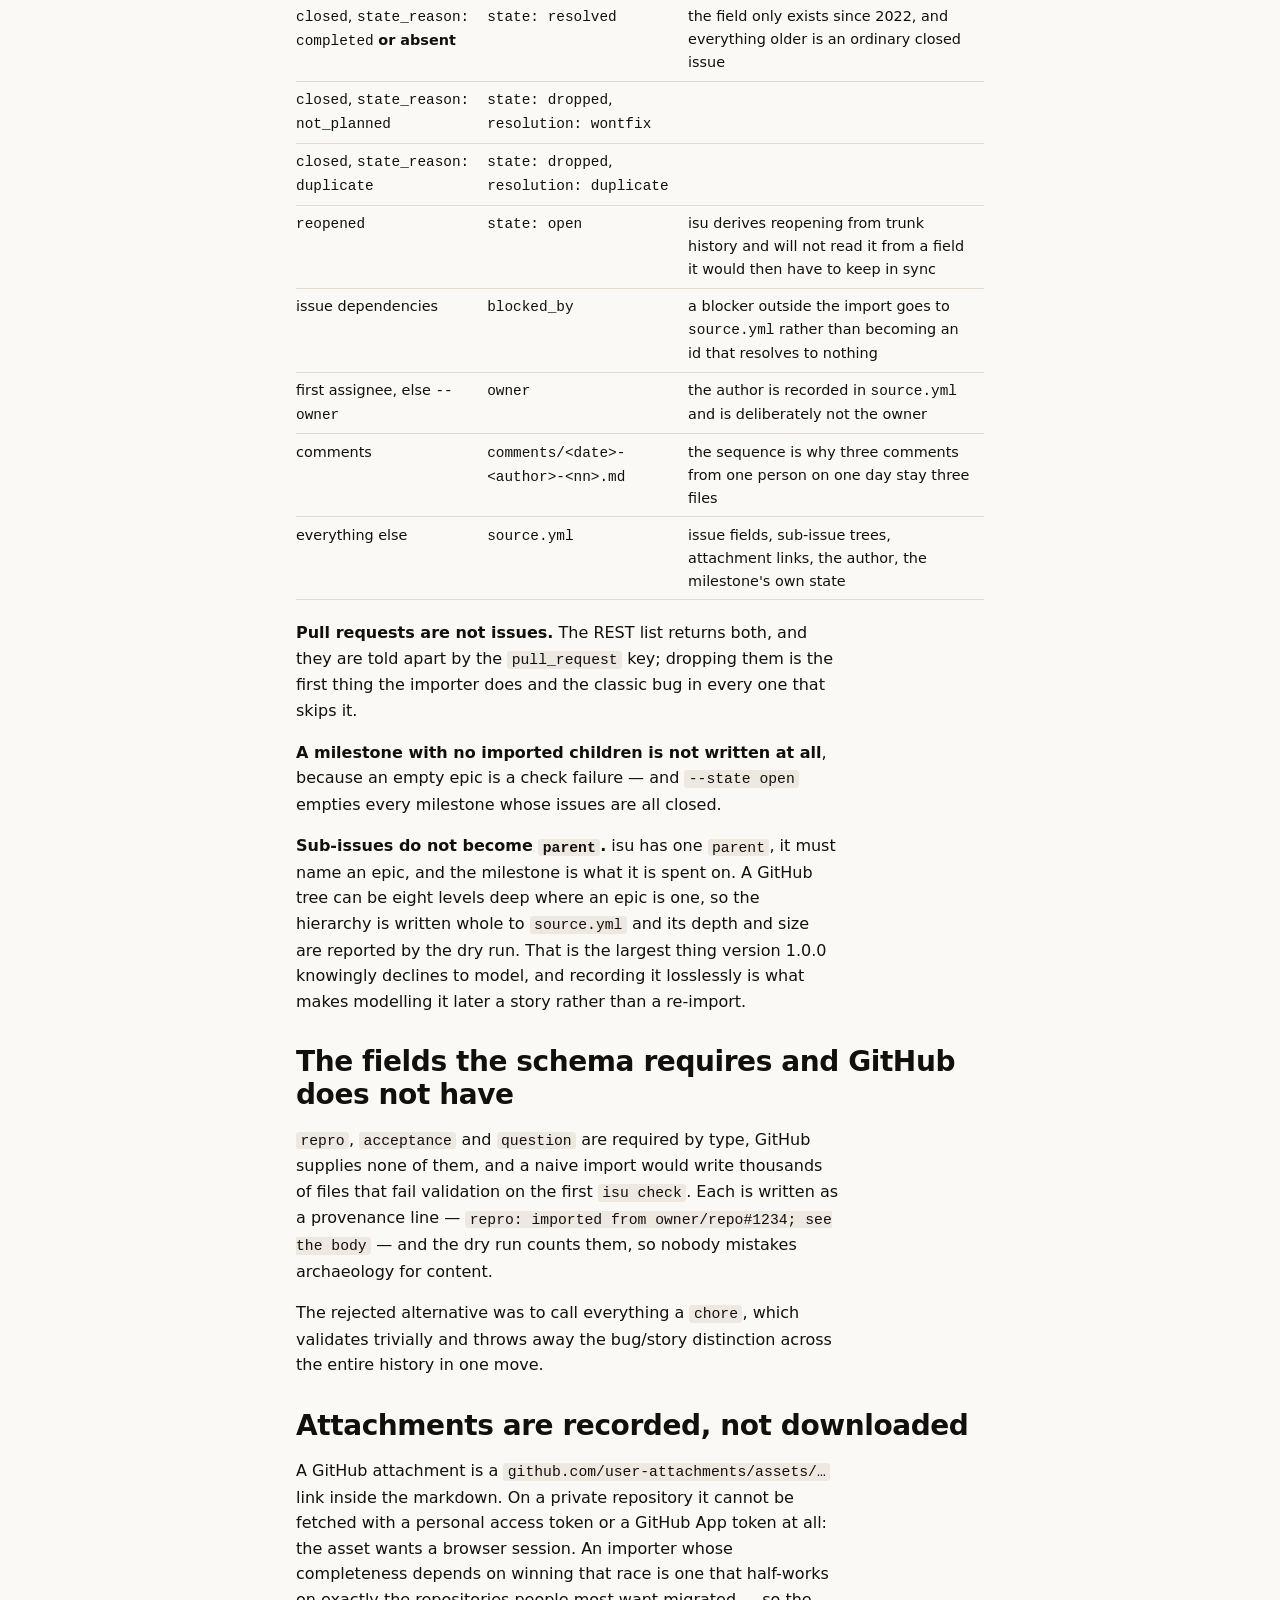
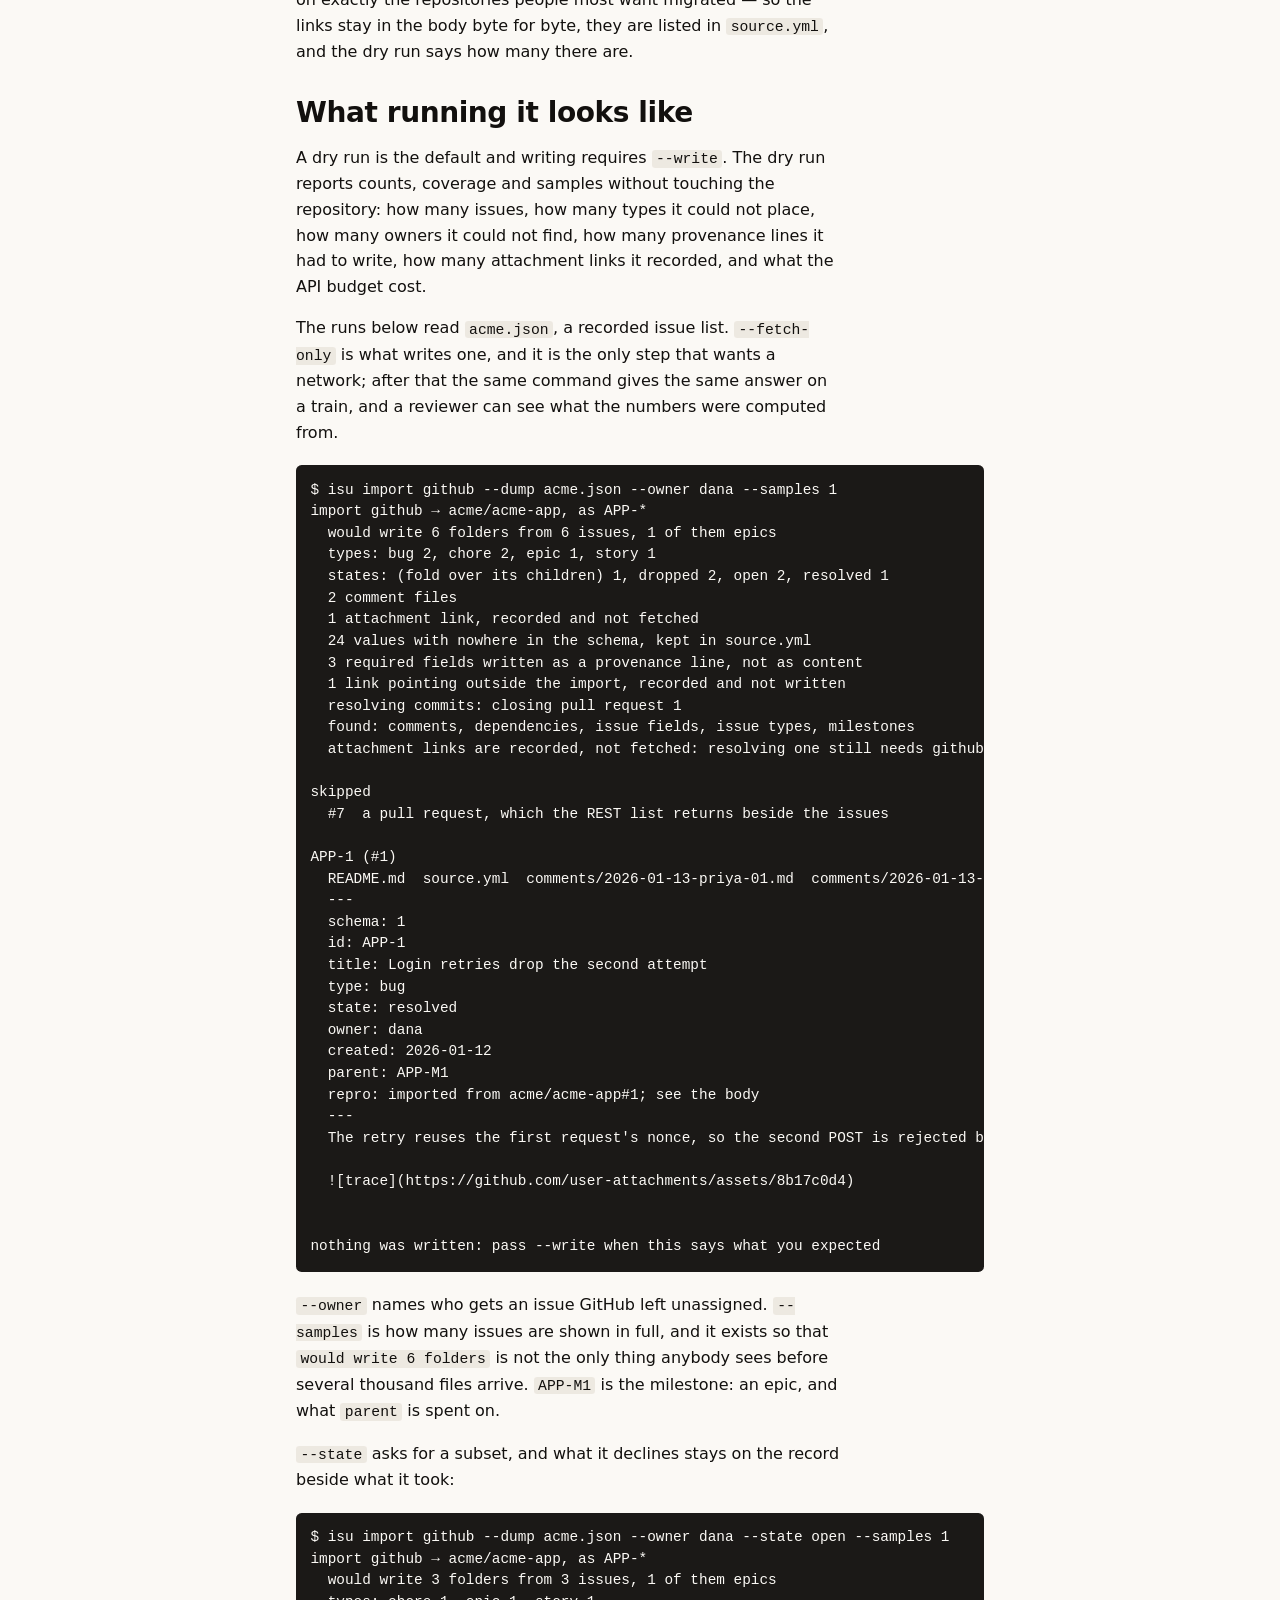
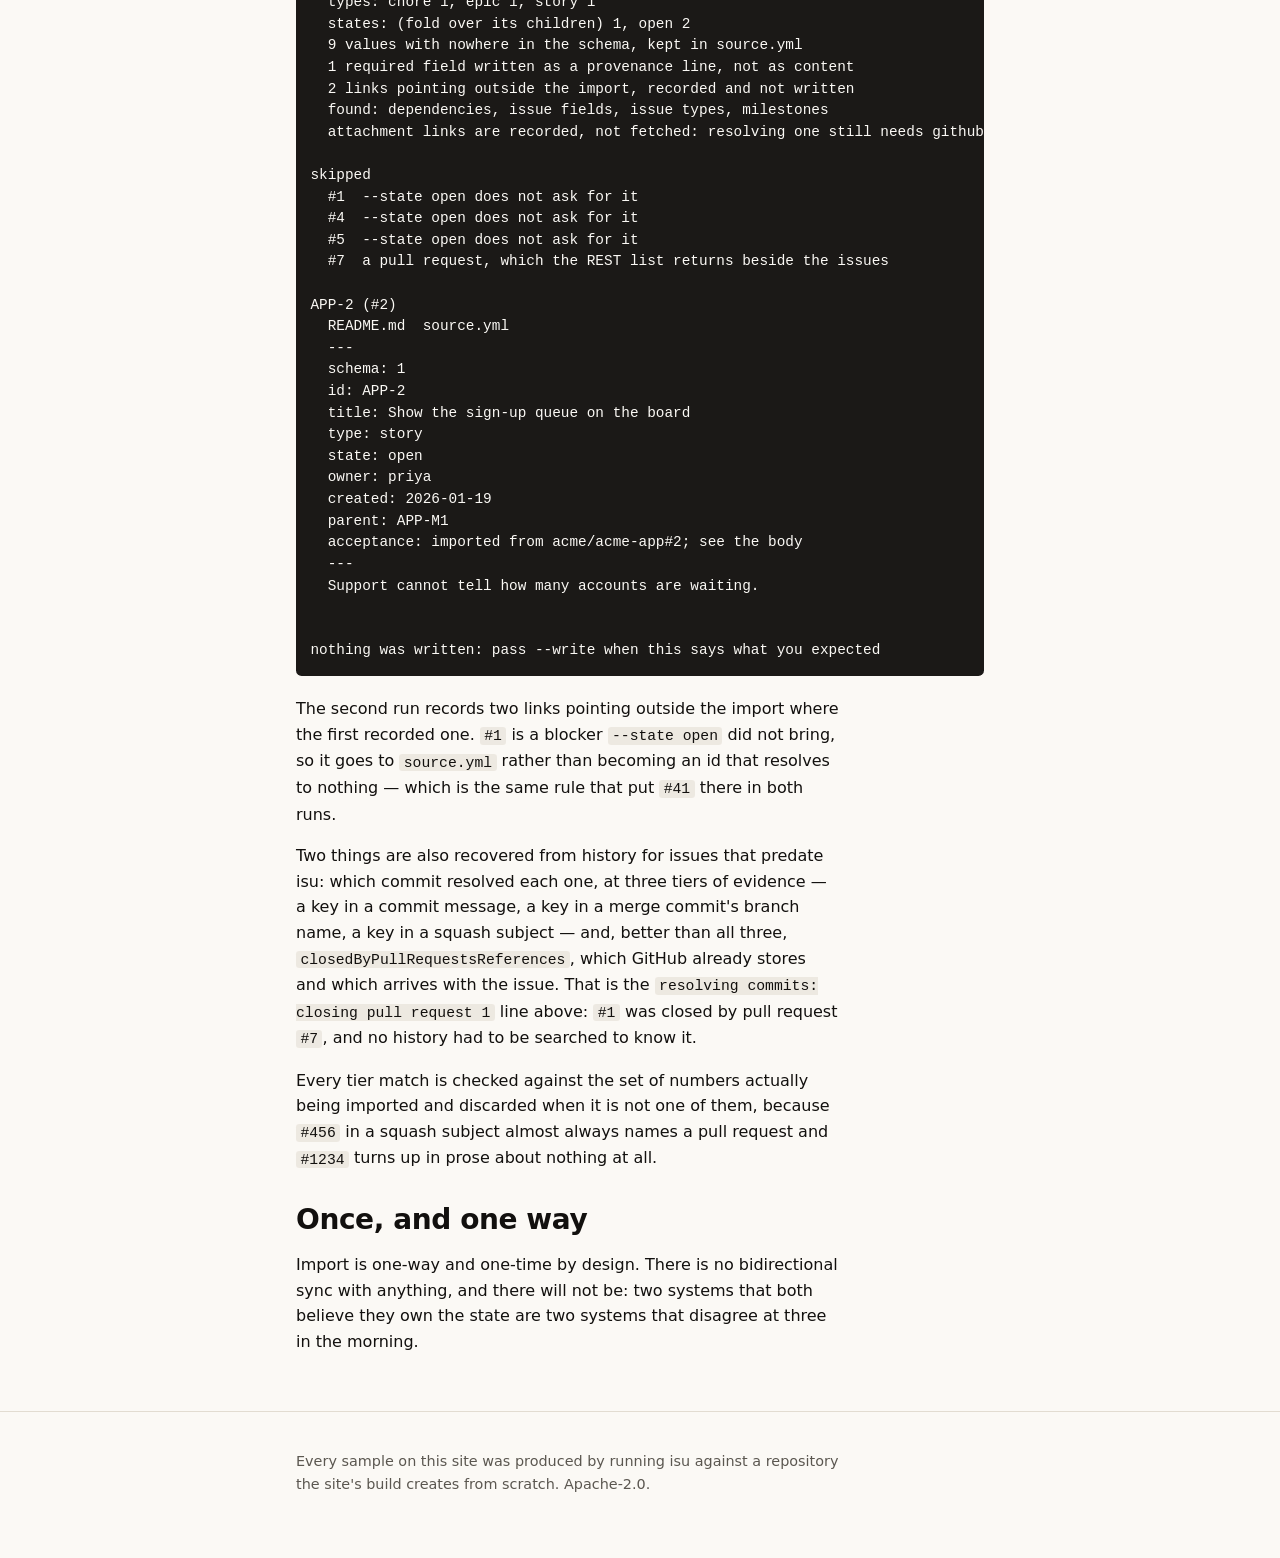
<file: web/site/docs/importing.html>
<!DOCTYPE html>
<html lang="en">
<head>
<meta charset="utf-8">
<meta name="viewport" content="width=device-width, initial-scale=1">
<title>Importing from GitHub Issues — isu</title>
<meta name="description" content="GitHub Issues is the one importer version 1.0.0 will ship, and that is a decision rather than an omission. Whoever is adopting isu is already in a git repository, that repository is almost always on GitHub, and GitHub answers for free — with no licence and no administrator — two questions Jira answers only through an integration somebody had to install: which pull request closed this issue, and what is this issue blocked by. It can also be read without credentials, which is what lets the importer be tested against real public repositories rather than against a fixture nobody can check.">
<link rel="canonical" href="https://isu-website.netlify.app/docs/importing.html">
<link rel="icon" href="../favicon.svg" type="image/svg+xml">
<link rel="stylesheet" href="../site.css">
<meta property="og:type" content="website">
<meta property="og:title" content="Importing from GitHub Issues — isu">
<meta property="og:description" content="GitHub Issues is the one importer version 1.0.0 will ship, and that is a decision rather than an omission. Whoever is adopting isu is already in a git repository, that repository is almost always on GitHub, and GitHub answers for free — with no licence and no administrator — two questions Jira answers only through an integration somebody had to install: which pull request closed this issue, and what is this issue blocked by. It can also be read without credentials, which is what lets the importer be tested against real public repositories rather than against a fixture nobody can check.">
<meta property="og:url" content="https://isu-website.netlify.app/docs/importing.html">
<meta property="og:image" content="https://isu-website.netlify.app/og.png">
<meta name="twitter:card" content="summary_large_image">
<meta name="twitter:title" content="Importing from GitHub Issues — isu">
<meta name="twitter:description" content="GitHub Issues is the one importer version 1.0.0 will ship, and that is a decision rather than an omission. Whoever is adopting isu is already in a git repository, that repository is almost always on GitHub, and GitHub answers for free — with no licence and no administrator — two questions Jira answers only through an integration somebody had to install: which pull request closed this issue, and what is this issue blocked by. It can also be read without credentials, which is what lets the importer be tested against real public repositories rather than against a fixture nobody can check.">
<meta name="twitter:image" content="https://isu-website.netlify.app/og.png">
</head>
<body>
<a class="skip" href="#main">Skip to the content</a>
<header class="masthead">
<div class="wrap">
<a class="wordmark" href="../index.html">isu</a>
<span class="version">0.1.0-dev</span>
<nav aria-label="Sections">
<a href="../docs/getting-started.html">Getting started</a>
<a href="../docs/index.html">Docs</a>
<a href="https://github.com/dgorshkov/isu">Source</a>
</nav>
</div>
</header>
<main id="main" class="wrap">
<h1>Importing from GitHub Issues</h1>
<nav class="contents" aria-label="On this page">
<strong>On this page</strong>
<ul>
<li><a href="#ids">Ids</a></li>
<li><a href="#the-mapping">The mapping</a></li>
<li><a href="#the-fields-the-schema-requires-and-github-does-not-have">The fields the schema requires and GitHub does not have</a></li>
<li><a href="#attachments-are-recorded-not-downloaded">Attachments are recorded, not downloaded</a></li>
<li><a href="#what-running-it-looks-like">What running it looks like</a></li>
<li><a href="#once-and-one-way">Once, and one way</a></li>
</ul>
</nav>
<blockquote><p><strong>In this build.</strong> Milestone 7 implemented the mapping this page describes, and every <code>isu import</code> below is run against a recorded issue list while this page is built. Nothing here has been near github.com: a page that needs a network to build is a page that stops building.</p></blockquote>
<p>GitHub Issues is the one importer version 1.0.0 will ship, and that is a decision rather than an omission. Whoever is adopting isu is already in a git repository, that repository is almost always on GitHub, and GitHub answers for free — with no licence and no administrator — two questions Jira answers only through an integration somebody had to install: <strong>which pull request closed this issue</strong>, and <strong>what is this issue blocked by</strong>. It can also be read without credentials, which is what lets the importer be tested against real public repositories rather than against a fixture nobody can check.</p>
<p>Jira and Linear are on the <a href="not-doing.html">out-of-scope list</a> as deferrals. The importer&#39;s source interface is the seam they arrive through.</p>
<h2 id="ids">Ids</h2>
<p>A GitHub key is <code>#1234</code>. It is repo-scoped, it shares its sequence with pull requests, and it is not a folder name — <code>#</code> and <code>/</code> are not in the id character set. So the key becomes <code>&lt;PREFIX&gt;-1234</code>, taking the prefix from <code>.isu.yml</code> and keeping the number, which is the half a human recognises and the half every link contains. <code>owner/repo#1234</code> and the issue&#39;s URL are recorded in <code>source.yml</code> beside the issue, so nothing about the source is lost.</p>
<p>A key that is <em>already</em> a legal id is kept verbatim. <code>PROJ-1234</code> stays <code>PROJ-1234</code>, because the thing your team has been writing in commit messages for years should still be legible in the id.</p>
<p>Milestones are numbered from their own sequence, so they take <code>&lt;PREFIX&gt;-M&lt;number&gt;</code>: <code>APP-M3</code> and <code>APP-3</code> are different issues and must not collide.</p>
<h2 id="the-mapping">The mapping</h2>
<div class="scroller" tabindex="0" role="group" aria-label="table">
<table>
<thead><tr>
<th>GitHub</th>
<th>isu</th>
<th>note</th>
</tr></thead>
<tbody>
<tr>
<td>issue type, or a configured label map</td>
<td><code>type</code></td>
<td>Bug → <code>bug</code>, Feature → <code>story</code>, Task → <code>chore</code>; <code>chore</code> when neither answers</td>
</tr>
<tr>
<td>milestone</td>
<td>an epic, and the issue&#39;s <code>parent</code></td>
<td>an issue belongs to at most one, so there is no collapse to design</td>
</tr>
<tr>
<td><code>open</code></td>
<td><code>state: open</code></td>
<td></td>
</tr>
<tr>
<td><code>closed</code>, <code>state_reason: completed</code> <strong>or absent</strong></td>
<td><code>state: resolved</code></td>
<td>the field only exists since 2022, and everything older is an ordinary closed issue</td>
</tr>
<tr>
<td><code>closed</code>, <code>state_reason: not_planned</code></td>
<td><code>state: dropped</code>, <code>resolution: wontfix</code></td>
<td></td>
</tr>
<tr>
<td><code>closed</code>, <code>state_reason: duplicate</code></td>
<td><code>state: dropped</code>, <code>resolution: duplicate</code></td>
<td></td>
</tr>
<tr>
<td><code>reopened</code></td>
<td><code>state: open</code></td>
<td>isu derives reopening from trunk history and will not read it from a field it would then have to keep in sync</td>
</tr>
<tr>
<td>issue dependencies</td>
<td><code>blocked_by</code></td>
<td>a blocker outside the import goes to <code>source.yml</code> rather than becoming an id that resolves to nothing</td>
</tr>
<tr>
<td>first assignee, else <code>--owner</code></td>
<td><code>owner</code></td>
<td>the author is recorded in <code>source.yml</code> and is deliberately not the owner</td>
</tr>
<tr>
<td>comments</td>
<td><code>comments/&lt;date&gt;-&lt;author&gt;-&lt;nn&gt;.md</code></td>
<td>the sequence is why three comments from one person on one day stay three files</td>
</tr>
<tr>
<td>everything else</td>
<td><code>source.yml</code></td>
<td>issue fields, sub-issue trees, attachment links, the author, the milestone&#39;s own state</td>
</tr>
</tbody></table></div>
<p><strong>Pull requests are not issues.</strong> The REST list returns both, and they are told apart by the <code>pull_request</code> key; dropping them is the first thing the importer does and the classic bug in every one that skips it.</p>
<p><strong>A milestone with no imported children is not written at all</strong>, because an empty epic is a check failure — and <code>--state open</code> empties every milestone whose issues are all closed.</p>
<p><strong>Sub-issues do not become <code>parent</code>.</strong> isu has one <code>parent</code>, it must name an epic, and the milestone is what it is spent on. A GitHub tree can be eight levels deep where an epic is one, so the hierarchy is written whole to <code>source.yml</code> and its depth and size are reported by the dry run. That is the largest thing version 1.0.0 knowingly declines to model, and recording it losslessly is what makes modelling it later a story rather than a re-import.</p>
<h2 id="the-fields-the-schema-requires-and-github-does-not-have">The fields the schema requires and GitHub does not have</h2>
<p><code>repro</code>, <code>acceptance</code> and <code>question</code> are required by type, GitHub supplies none of them, and a naive import would write thousands of files that fail validation on the first <code>isu check</code>. Each is written as a provenance line — <code>repro: imported from owner/repo#1234; see the body</code> — and the dry run counts them, so nobody mistakes archaeology for content.</p>
<p>The rejected alternative was to call everything a <code>chore</code>, which validates trivially and throws away the bug/story distinction across the entire history in one move.</p>
<h2 id="attachments-are-recorded-not-downloaded">Attachments are recorded, not downloaded</h2>
<p>A GitHub attachment is a <code>github.com/user-attachments/assets/…</code> link inside the markdown. On a private repository it cannot be fetched with a personal access token or a GitHub App token at all: the asset wants a browser session. An importer whose completeness depends on winning that race is one that half-works on exactly the repositories people most want migrated — so the links stay in the body byte for byte, they are listed in <code>source.yml</code>, and the dry run says how many there are.</p>
<h2 id="what-running-it-looks-like">What running it looks like</h2>
<p>A dry run is the default and writing requires <code>--write</code>. The dry run reports counts, coverage and samples without touching the repository: how many issues, how many types it could not place, how many owners it could not find, how many provenance lines it had to write, how many attachment links it recorded, and what the API budget cost.</p>
<p>The runs below read <code>acme.json</code>, a recorded issue list. <code>--fetch-only</code> is what writes one, and it is the only step that wants a network; after that the same command gives the same answer on a train, and a reviewer can see what the numbers were computed from.</p>
<div class="scroller ran" tabindex="0" role="group" aria-label="terminal output"><pre><code>$ isu import github --dump acme.json --owner dana --samples 1
import github → acme/acme-app, as APP-*
  would write 6 folders from 6 issues, 1 of them epics
  types: bug 2, chore 2, epic 1, story 1
  states: (fold over its children) 1, dropped 2, open 2, resolved 1
  2 comment files
  1 attachment link, recorded and not fetched
  24 values with nowhere in the schema, kept in source.yml
  3 required fields written as a provenance line, not as content
  1 link pointing outside the import, recorded and not written
  resolving commits: closing pull request 1
  found: comments, dependencies, issue fields, issue types, milestones
  attachment links are recorded, not fetched: resolving one still needs github.com, because on a private repository the asset wants a browser session

skipped
  #7  a pull request, which the REST list returns beside the issues

APP-1 (#1)
  README.md  source.yml  comments/2026-01-13-priya-01.md  comments/2026-01-13-priya-02.md
  ---
  schema: 1
  id: APP-1
  title: Login retries drop the second attempt
  type: bug
  state: resolved
  owner: dana
  created: 2026-01-12
  parent: APP-M1
  repro: imported from acme/acme-app#1; see the body
  ---
  The retry reuses the first request&#39;s nonce, so the second POST is rejected before it reaches the handler.
  
  ![trace](https://github.com/user-attachments/assets/8b17c0d4)


nothing was written: pass --write when this says what you expected</code></pre></div>
<p><code>--owner</code> names who gets an issue GitHub left unassigned. <code>--samples</code> is how many issues are shown in full, and it exists so that <code>would write 6 folders</code> is not the only thing anybody sees before several thousand files arrive. <code>APP-M1</code> is the milestone: an epic, and what <code>parent</code> is spent on.</p>
<p><code>--state</code> asks for a subset, and what it declines stays on the record beside what it took:</p>
<div class="scroller ran" tabindex="0" role="group" aria-label="terminal output"><pre><code>$ isu import github --dump acme.json --owner dana --state open --samples 1
import github → acme/acme-app, as APP-*
  would write 3 folders from 3 issues, 1 of them epics
  types: chore 1, epic 1, story 1
  states: (fold over its children) 1, open 2
  9 values with nowhere in the schema, kept in source.yml
  1 required field written as a provenance line, not as content
  2 links pointing outside the import, recorded and not written
  found: dependencies, issue fields, issue types, milestones
  attachment links are recorded, not fetched: resolving one still needs github.com, because on a private repository the asset wants a browser session

skipped
  #1  --state open does not ask for it
  #4  --state open does not ask for it
  #5  --state open does not ask for it
  #7  a pull request, which the REST list returns beside the issues

APP-2 (#2)
  README.md  source.yml
  ---
  schema: 1
  id: APP-2
  title: Show the sign-up queue on the board
  type: story
  state: open
  owner: priya
  created: 2026-01-19
  parent: APP-M1
  acceptance: imported from acme/acme-app#2; see the body
  ---
  Support cannot tell how many accounts are waiting.


nothing was written: pass --write when this says what you expected</code></pre></div>
<p>The second run records two links pointing outside the import where the first recorded one. <code>#1</code> is a blocker <code>--state open</code> did not bring, so it goes to <code>source.yml</code> rather than becoming an id that resolves to nothing — which is the same rule that put <code>#41</code> there in both runs.</p>
<p>Two things are also recovered from history for issues that predate isu: which commit resolved each one, at three tiers of evidence — a key in a commit message, a key in a merge commit&#39;s branch name, a key in a squash subject — and, better than all three, <code>closedByPullRequestsReferences</code>, which GitHub already stores and which arrives with the issue. That is the <code>resolving commits: closing pull request 1</code> line above: <code>#1</code> was closed by pull request <code>#7</code>, and no history had to be searched to know it.</p>
<p>Every tier match is checked against the set of numbers actually being imported and discarded when it is not one of them, because <code>#456</code> in a squash subject almost always names a pull request and <code>#1234</code> turns up in prose about nothing at all.</p>
<h2 id="once-and-one-way">Once, and one way</h2>
<p>Import is one-way and one-time by design. There is no bidirectional sync with anything, and there will not be: two systems that both believe they own the state are two systems that disagree at three in the morning.</p>


</main>
<footer class="foot">
<div class="wrap">
<p>Every sample on this site was produced by running isu against a repository the site&#39;s build creates from scratch. Apache-2.0.</p>
</div>
</footer>
</body>
</html>
</file>
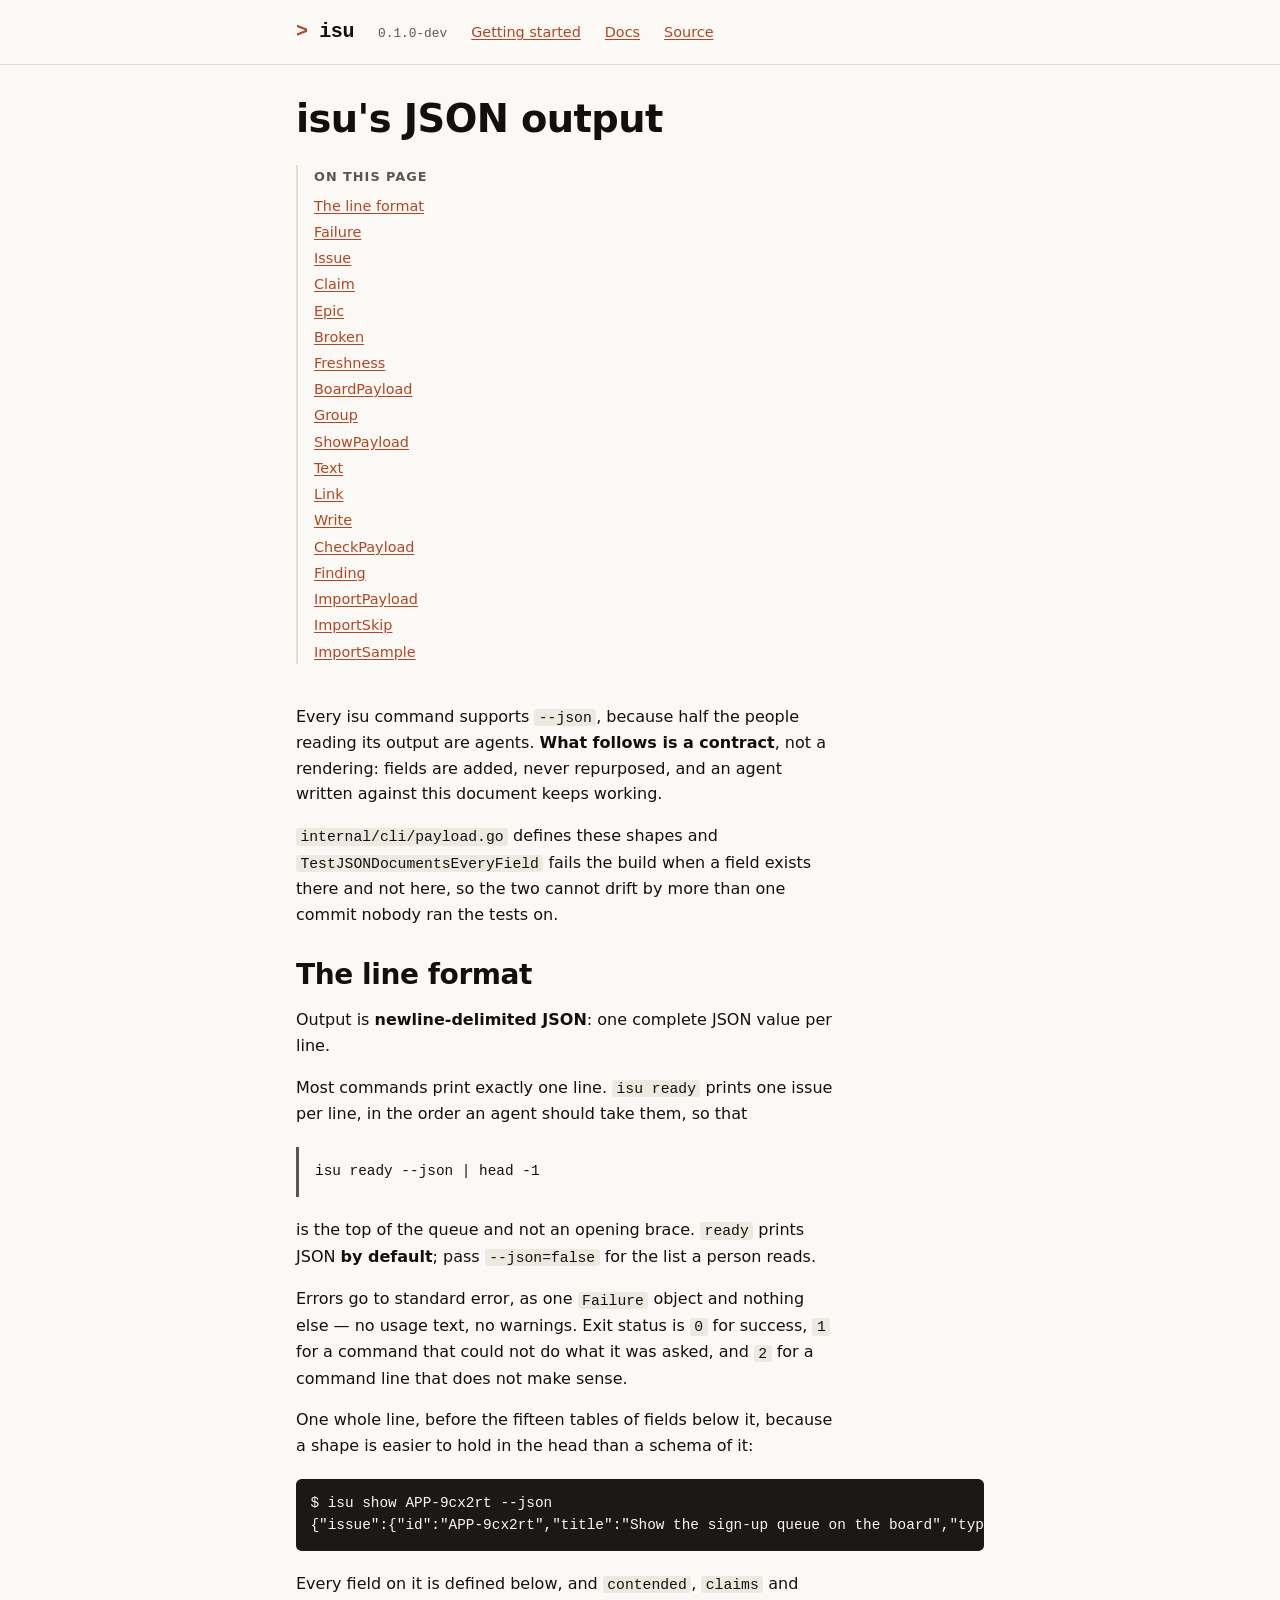
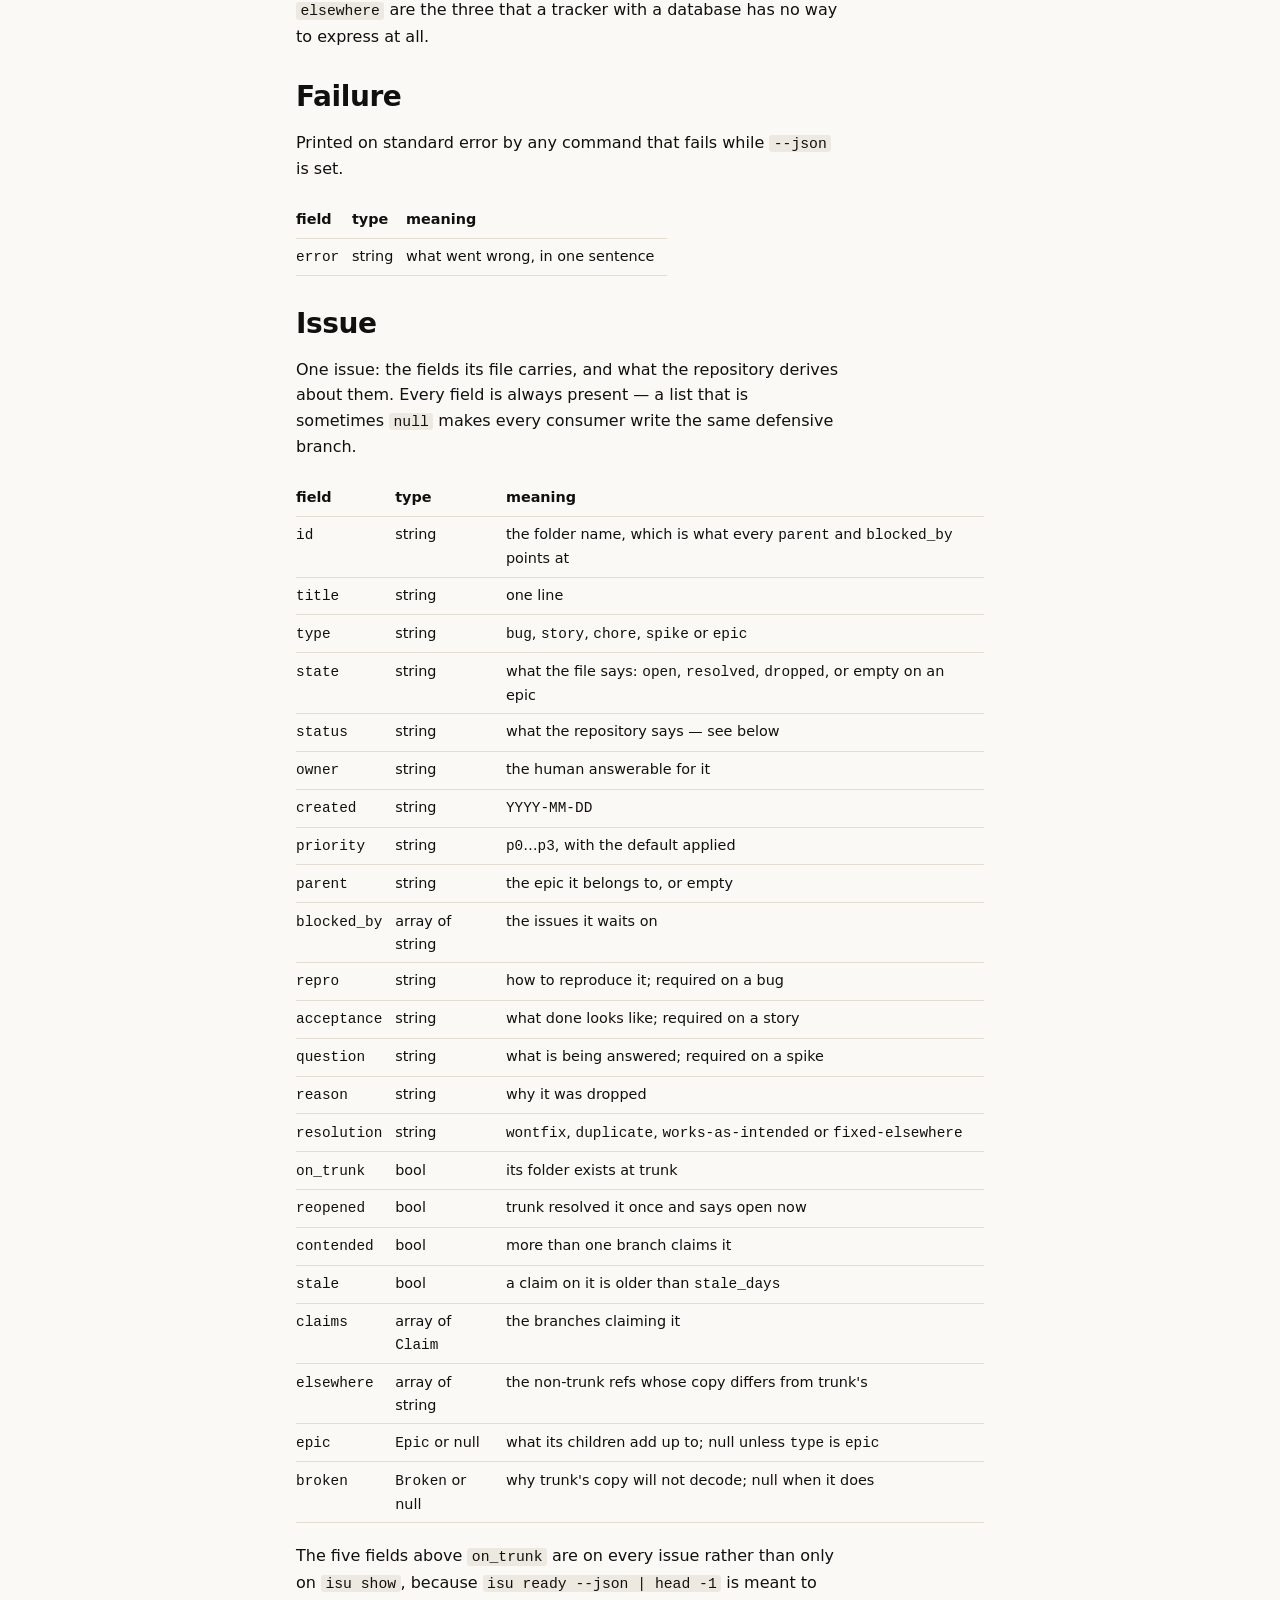
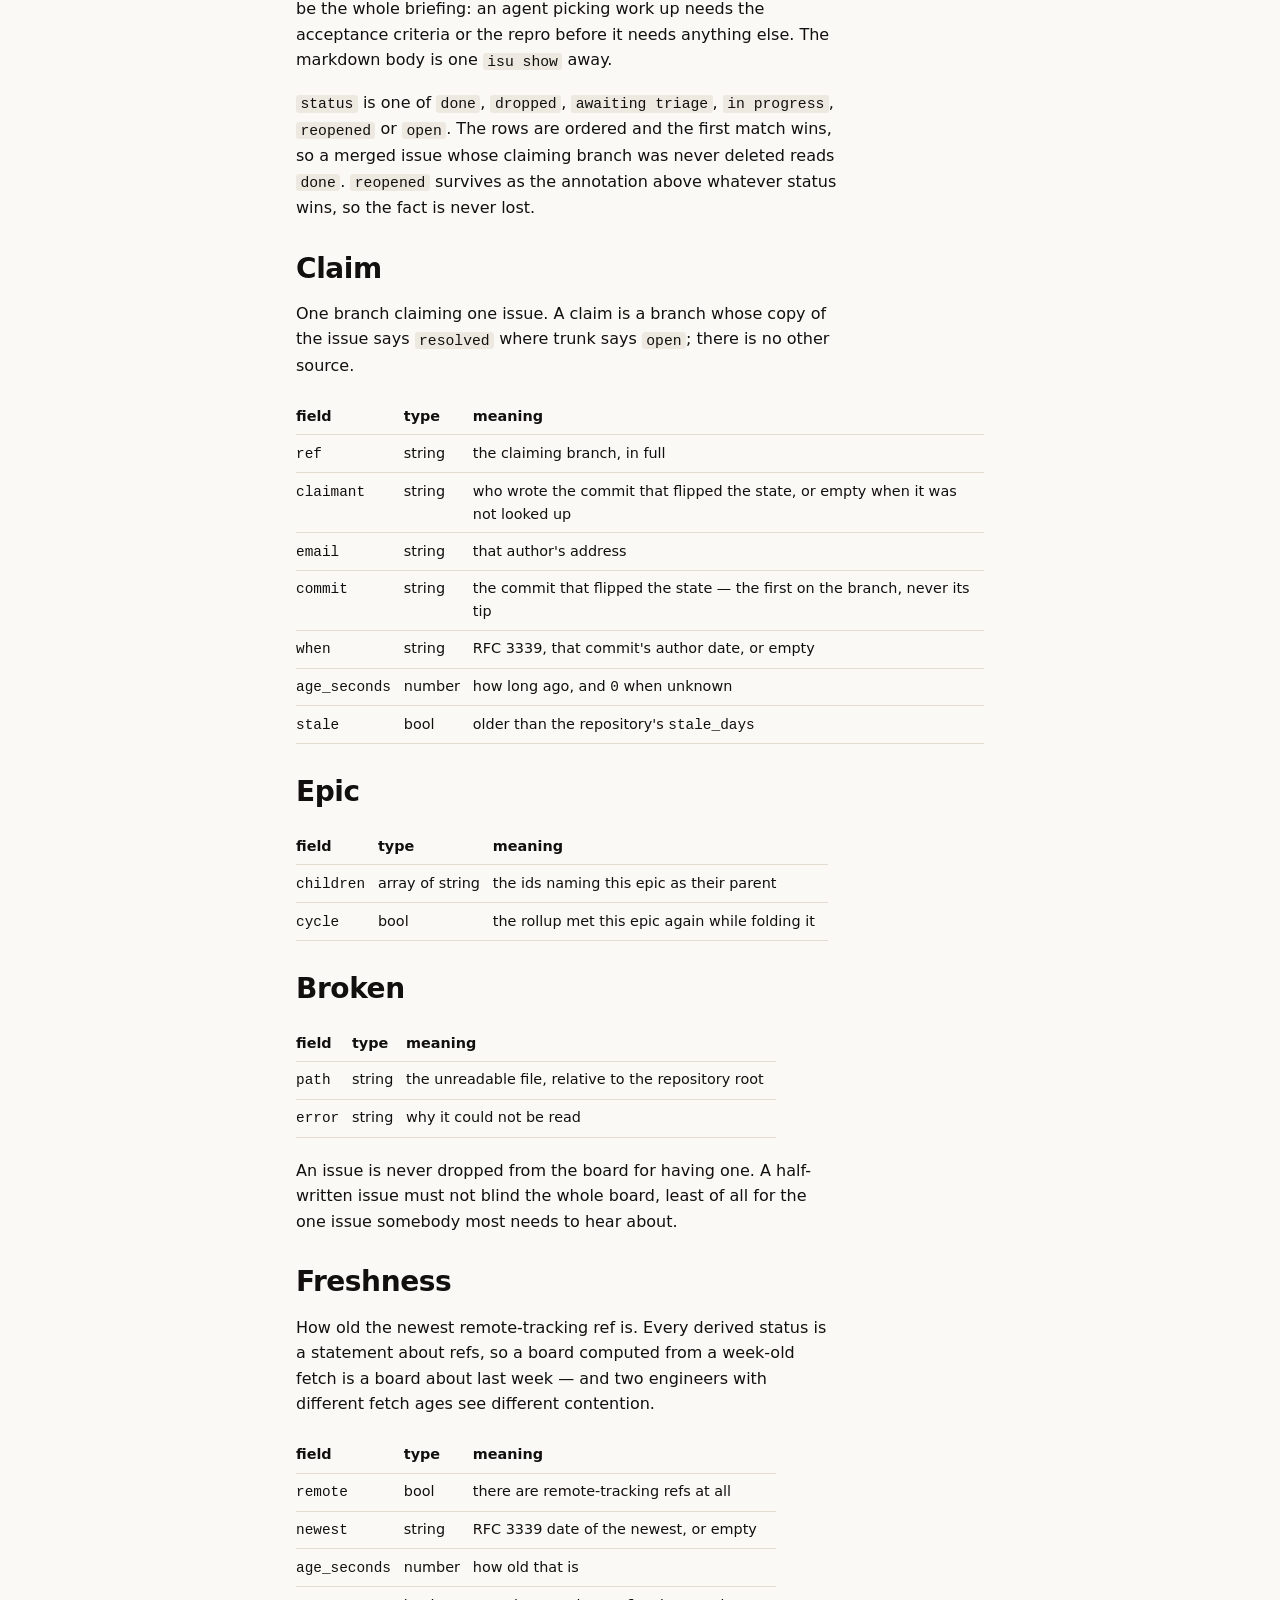
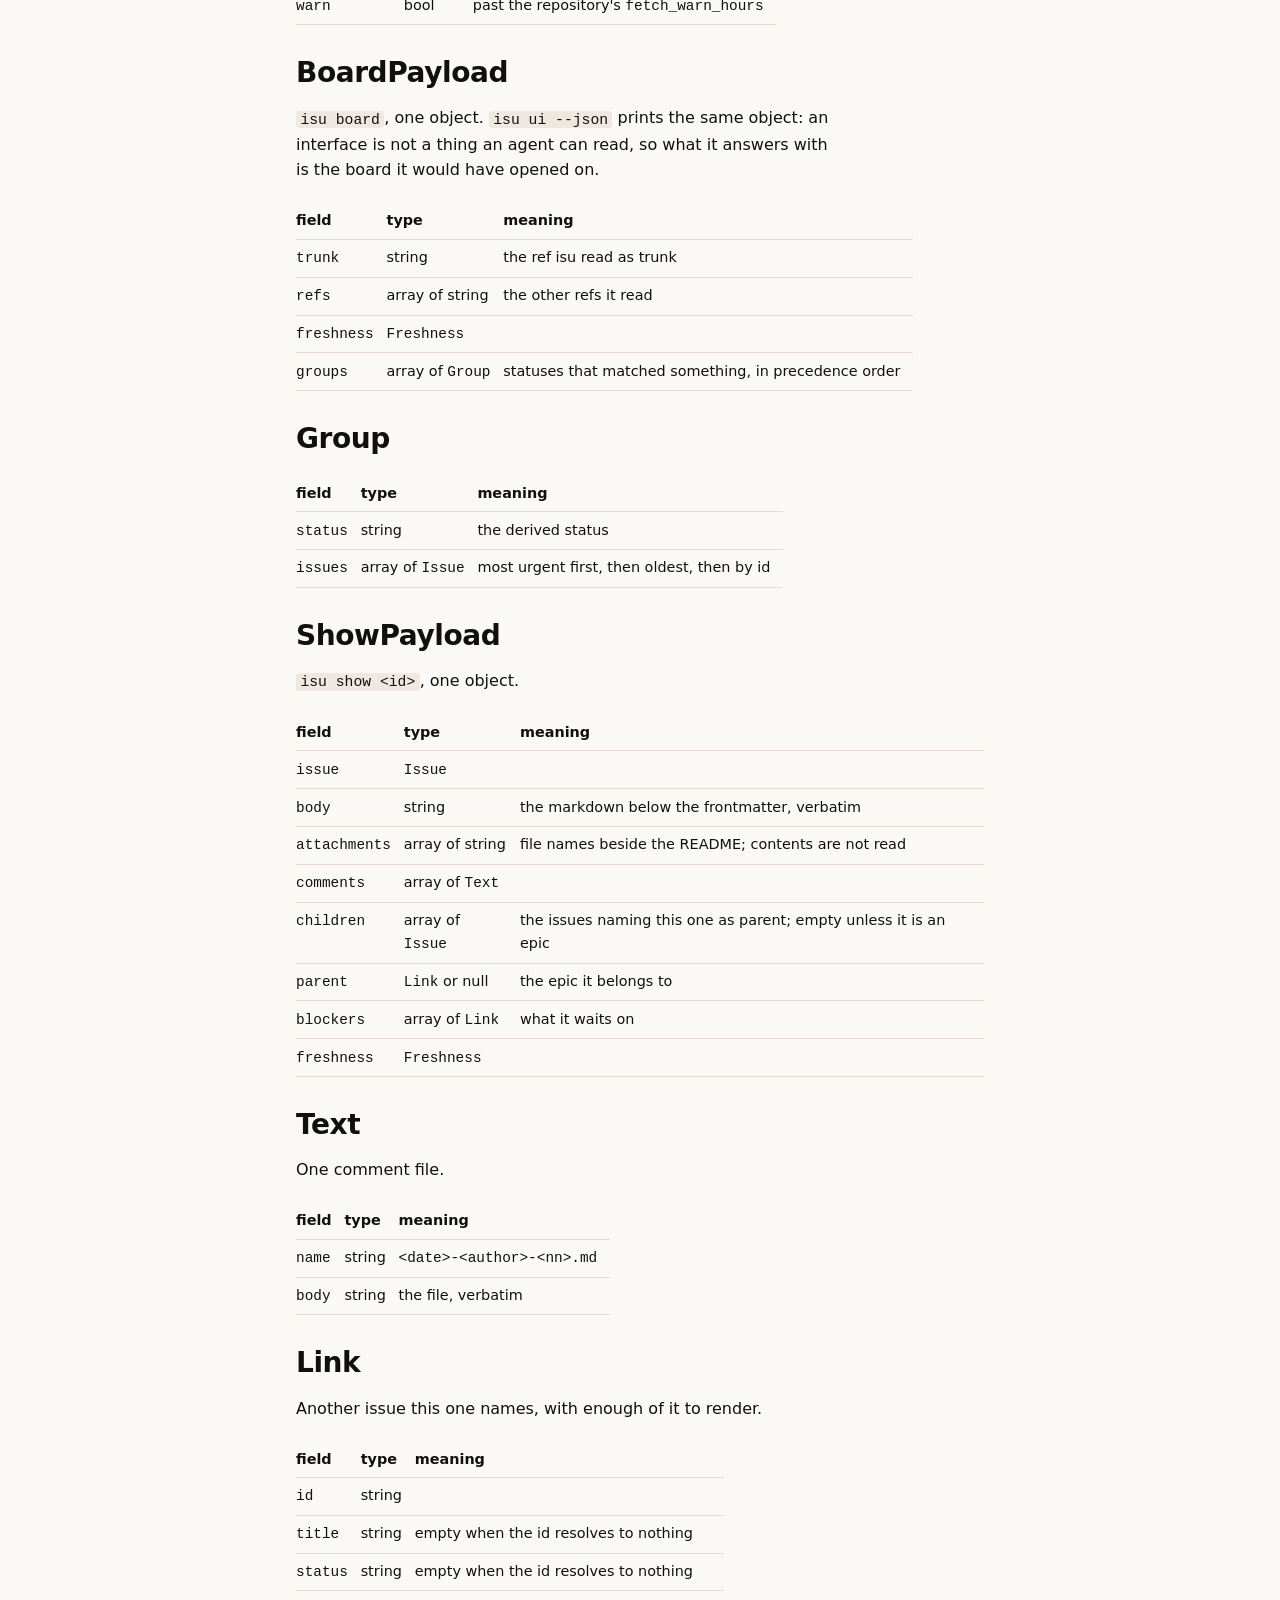
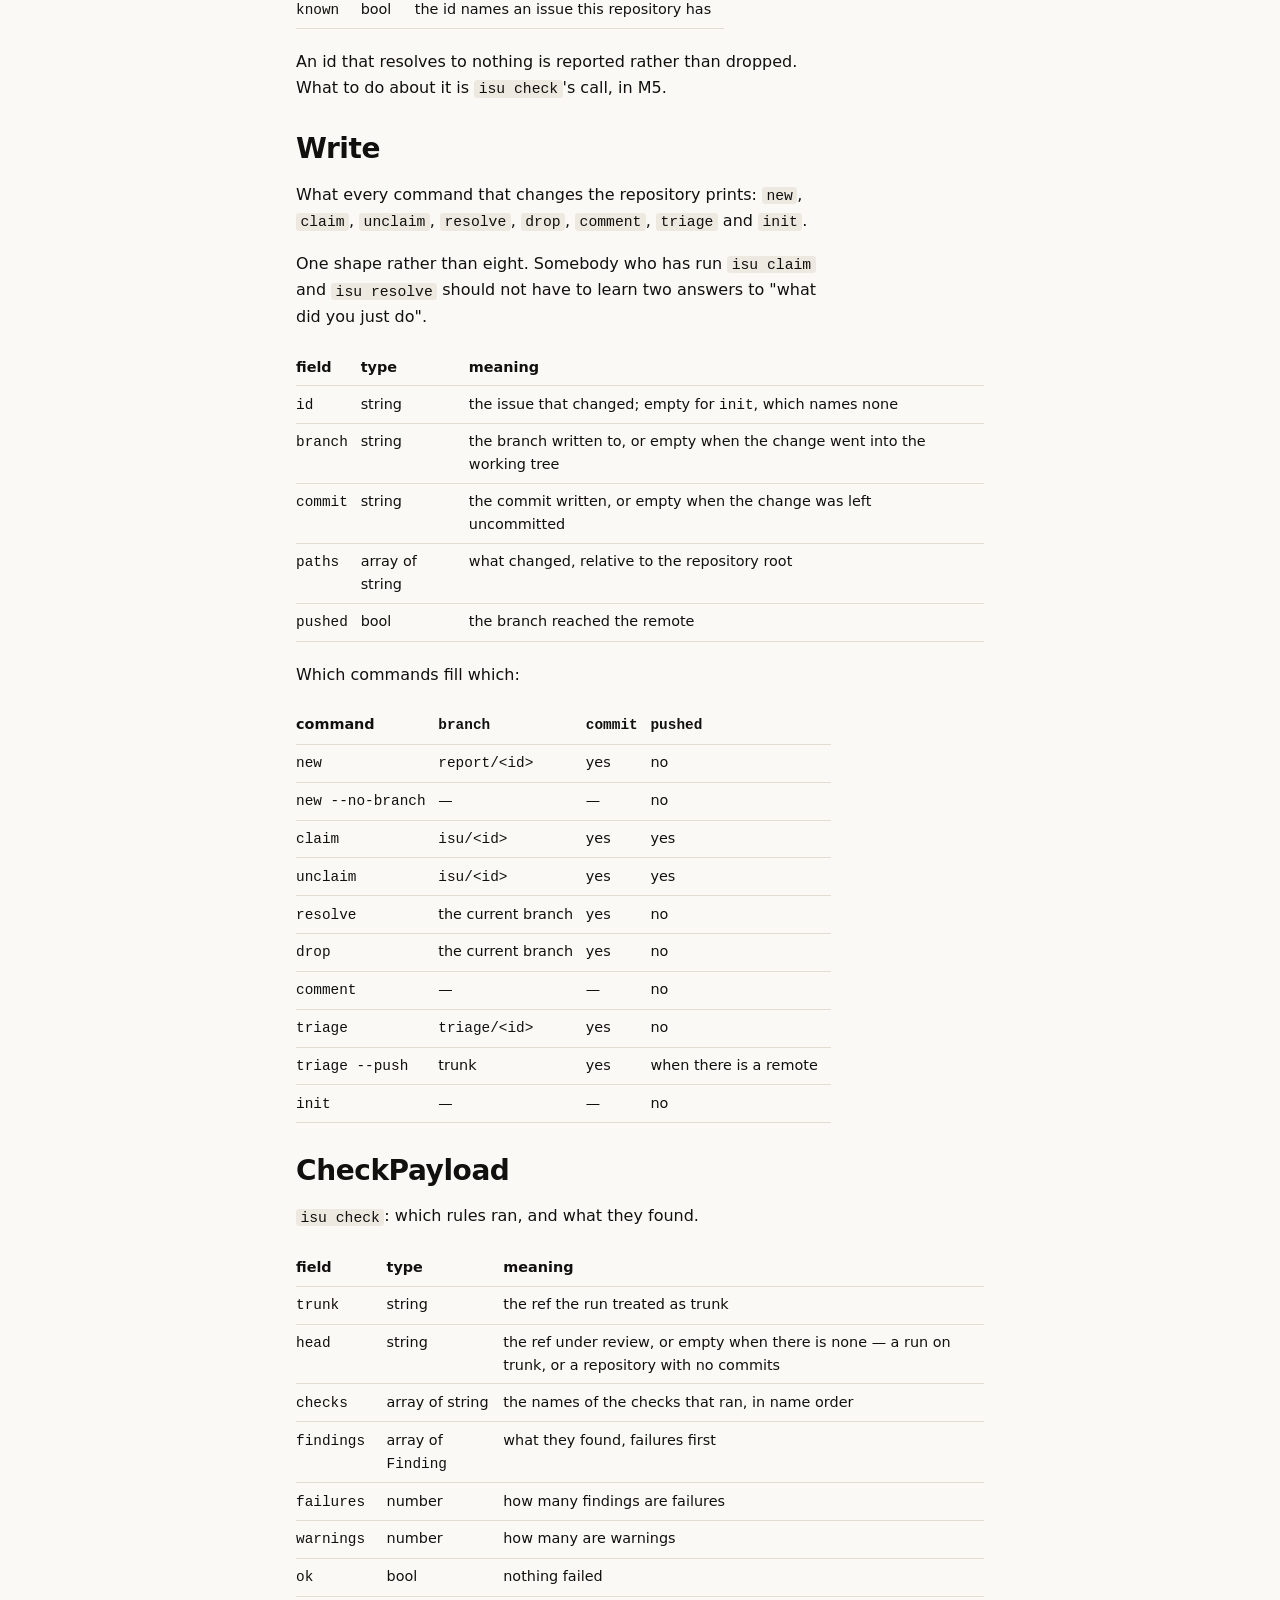
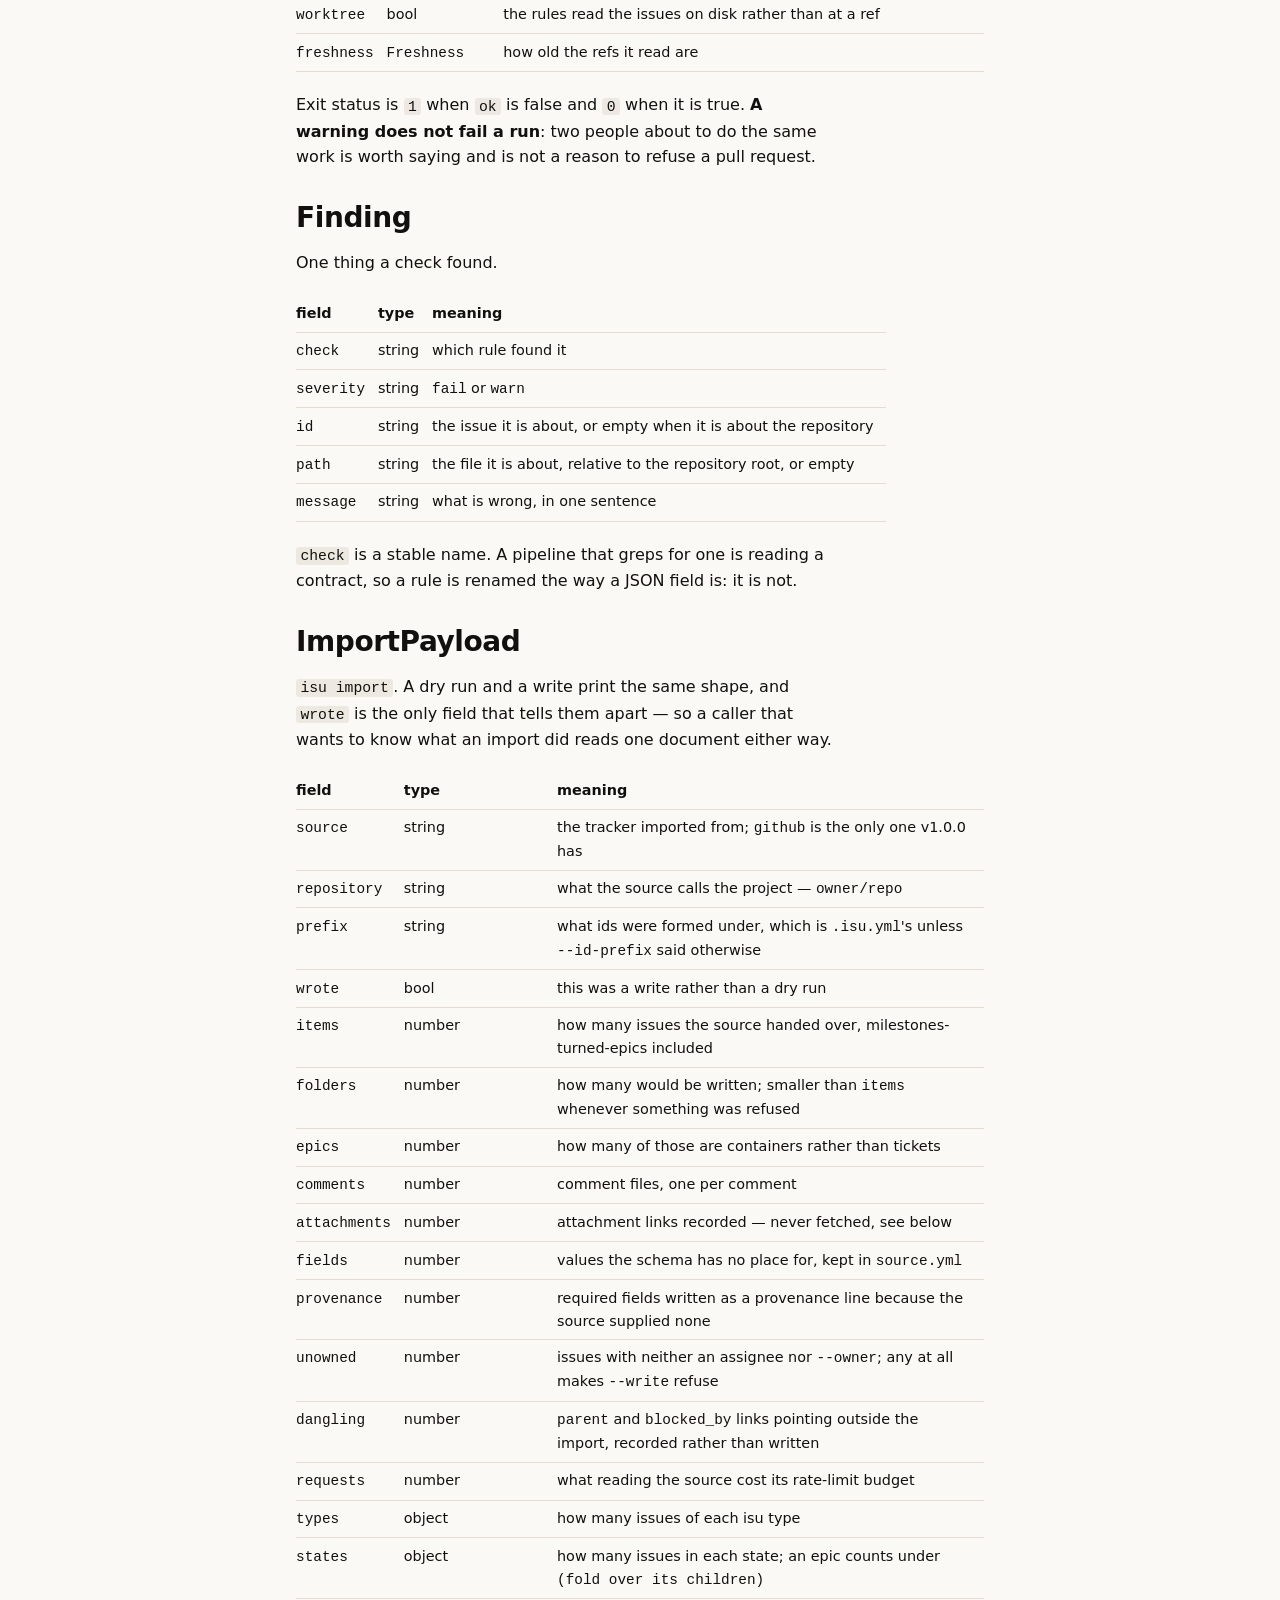
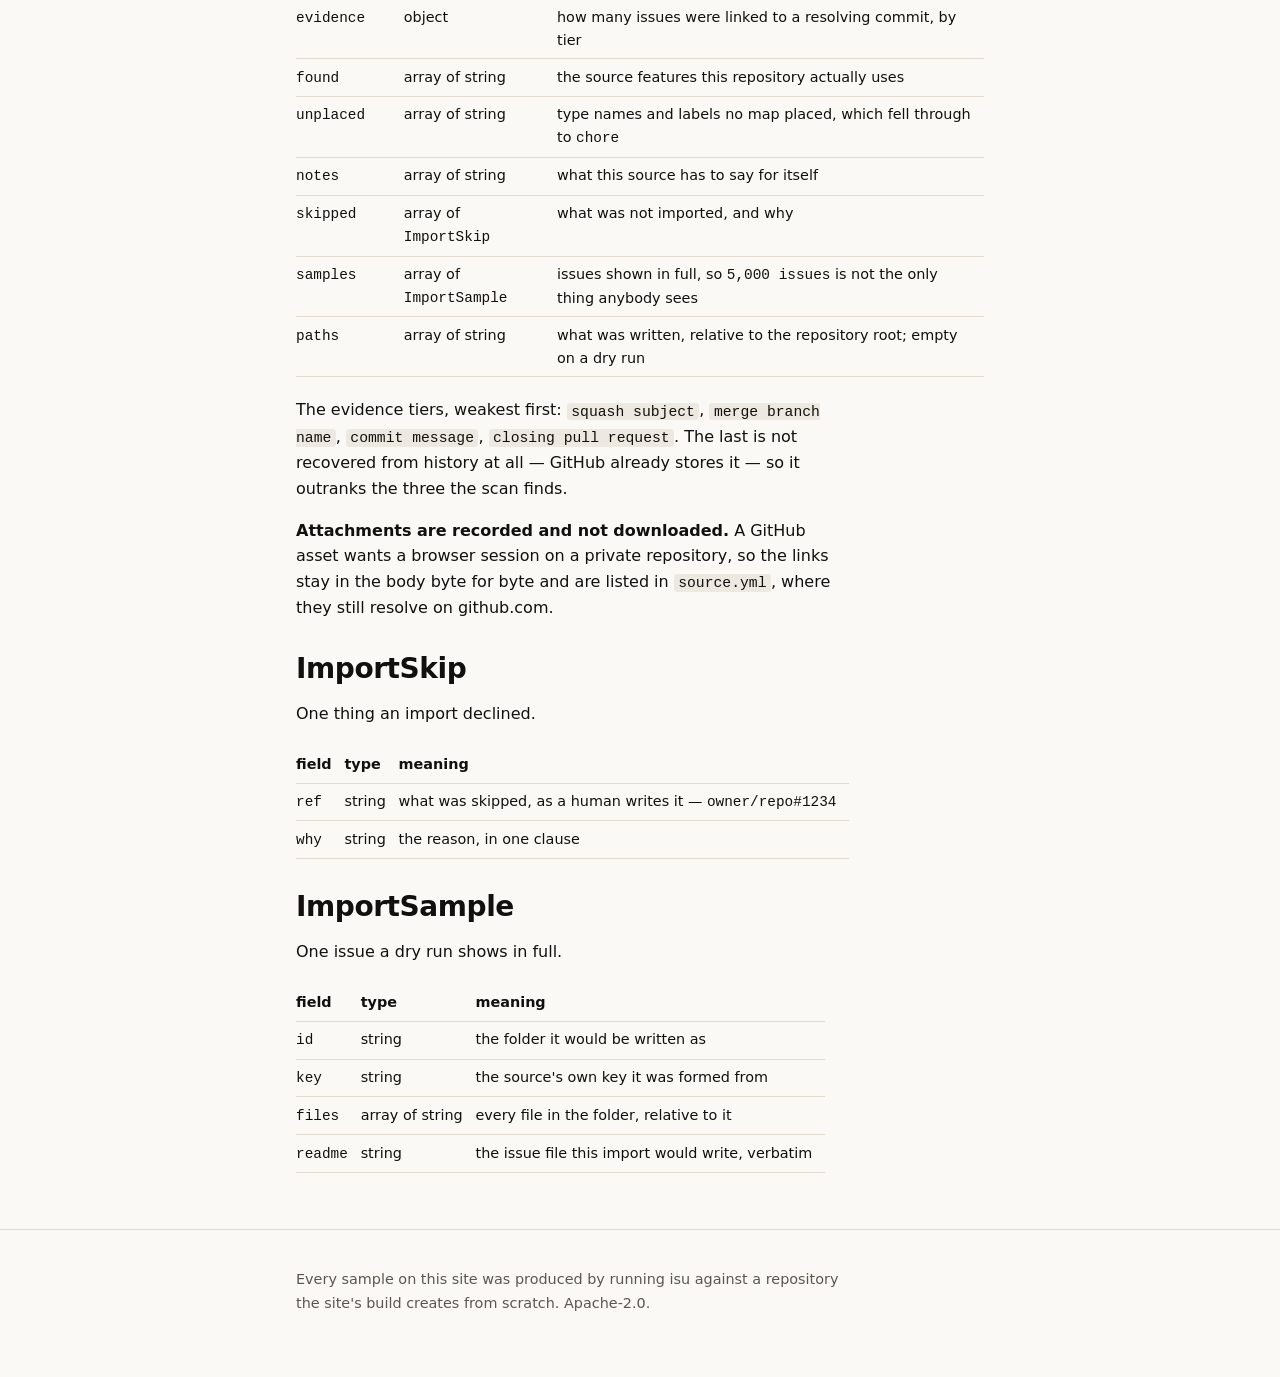
<file: web/site/docs/json.html>
<!DOCTYPE html>
<html lang="en">
<head>
<meta charset="utf-8">
<meta name="viewport" content="width=device-width, initial-scale=1">
<title>isu&#39;s JSON output — isu</title>
<meta name="description" content="Every isu command supports --json, because half the people reading its output are agents. What follows is a contract, not a rendering: fields are added, never repurposed, and an agent written against this document keeps working.">
<link rel="canonical" href="https://isu-website.netlify.app/docs/json.html">
<link rel="icon" href="../favicon.svg" type="image/svg+xml">
<link rel="stylesheet" href="../site.css">
<meta property="og:type" content="website">
<meta property="og:title" content="isu&#39;s JSON output — isu">
<meta property="og:description" content="Every isu command supports --json, because half the people reading its output are agents. What follows is a contract, not a rendering: fields are added, never repurposed, and an agent written against this document keeps working.">
<meta property="og:url" content="https://isu-website.netlify.app/docs/json.html">
<meta property="og:image" content="https://isu-website.netlify.app/og.png">
<meta name="twitter:card" content="summary_large_image">
<meta name="twitter:title" content="isu&#39;s JSON output — isu">
<meta name="twitter:description" content="Every isu command supports --json, because half the people reading its output are agents. What follows is a contract, not a rendering: fields are added, never repurposed, and an agent written against this document keeps working.">
<meta name="twitter:image" content="https://isu-website.netlify.app/og.png">
</head>
<body>
<a class="skip" href="#main">Skip to the content</a>
<header class="masthead">
<div class="wrap">
<a class="wordmark" href="../index.html">isu</a>
<span class="version">0.1.0-dev</span>
<nav aria-label="Sections">
<a href="../docs/getting-started.html">Getting started</a>
<a href="../docs/index.html">Docs</a>
<a href="https://github.com/dgorshkov/isu">Source</a>
</nav>
</div>
</header>
<main id="main" class="wrap">
<h1>isu&#39;s JSON output</h1>
<nav class="contents" aria-label="On this page">
<strong>On this page</strong>
<ul>
<li><a href="#the-line-format">The line format</a></li>
<li><a href="#failure">Failure</a></li>
<li><a href="#issue">Issue</a></li>
<li><a href="#claim">Claim</a></li>
<li><a href="#epic">Epic</a></li>
<li><a href="#broken">Broken</a></li>
<li><a href="#freshness">Freshness</a></li>
<li><a href="#boardpayload">BoardPayload</a></li>
<li><a href="#group">Group</a></li>
<li><a href="#showpayload">ShowPayload</a></li>
<li><a href="#text">Text</a></li>
<li><a href="#link">Link</a></li>
<li><a href="#write">Write</a></li>
<li><a href="#checkpayload">CheckPayload</a></li>
<li><a href="#finding">Finding</a></li>
<li><a href="#importpayload">ImportPayload</a></li>
<li><a href="#importskip">ImportSkip</a></li>
<li><a href="#importsample">ImportSample</a></li>
</ul>
</nav>
<p>Every isu command supports <code>--json</code>, because half the people reading its output are agents. <strong>What follows is a contract</strong>, not a rendering: fields are added, never repurposed, and an agent written against this document keeps working.</p>
<p><code>internal/cli/payload.go</code> defines these shapes and <code>TestJSONDocumentsEveryField</code> fails the build when a field exists there and not here, so the two cannot drift by more than one commit nobody ran the tests on.</p>
<h2 id="the-line-format">The line format</h2>
<p>Output is <strong>newline-delimited JSON</strong>: one complete JSON value per line.</p>
<p>Most commands print exactly one line. <code>isu ready</code> prints one issue per line, in the order an agent should take them, so that</p>
<div class="scroller sketch" tabindex="0" role="group" aria-label="example, not run"><pre><code>isu ready --json | head -1</code></pre></div>
<p>is the top of the queue and not an opening brace. <code>ready</code> prints JSON <strong>by default</strong>; pass <code>--json=false</code> for the list a person reads.</p>
<p>Errors go to standard error, as one <code>Failure</code> object and nothing else — no usage text, no warnings. Exit status is <code>0</code> for success, <code>1</code> for a command that could not do what it was asked, and <code>2</code> for a command line that does not make sense.</p>
<p>One whole line, before the fifteen tables of fields below it, because a shape is easier to hold in the head than a schema of it:</p>
<div class="scroller ran" tabindex="0" role="group" aria-label="terminal output"><pre><code>$ isu show APP-9cx2rt --json
{&#34;issue&#34;:{&#34;id&#34;:&#34;APP-9cx2rt&#34;,&#34;title&#34;:&#34;Show the sign-up queue on the board&#34;,&#34;type&#34;:&#34;story&#34;,&#34;state&#34;:&#34;open&#34;,&#34;status&#34;:&#34;in progress&#34;,&#34;owner&#34;:&#34;priya&#34;,&#34;created&#34;:&#34;2026-02-21&#34;,&#34;priority&#34;:&#34;p2&#34;,&#34;parent&#34;:&#34;APP-40b1cc&#34;,&#34;blocked_by&#34;:[],&#34;repro&#34;:&#34;&#34;,&#34;acceptance&#34;:&#34;the board shows queue depth and the oldest waiting account&#34;,&#34;question&#34;:&#34;&#34;,&#34;reason&#34;:&#34;&#34;,&#34;resolution&#34;:&#34;&#34;,&#34;on_trunk&#34;:true,&#34;reopened&#34;:false,&#34;contended&#34;:false,&#34;stale&#34;:false,&#34;claims&#34;:[{&#34;ref&#34;:&#34;refs/heads/isu/APP-9cx2rt&#34;,&#34;claimant&#34;:&#34;Priya Raman&#34;,&#34;email&#34;:&#34;priya@example.invalid&#34;,&#34;commit&#34;:&#34;570aec153ebaae2fedc94a4b49ed8063bd6b53f1&#34;,&#34;when&#34;:&#34;2026-04-14T04:15:00Z&#34;,&#34;age_seconds&#34;:21600,&#34;stale&#34;:false}],&#34;elsewhere&#34;:[&#34;refs/heads/isu/APP-9cx2rt&#34;],&#34;epic&#34;:null,&#34;broken&#34;:null},&#34;body&#34;:&#34;&#34;,&#34;attachments&#34;:[],&#34;comments&#34;:[],&#34;children&#34;:[],&#34;parent&#34;:{&#34;id&#34;:&#34;APP-40b1cc&#34;,&#34;title&#34;:&#34;Make sign-up reliable&#34;,&#34;status&#34;:&#34;open&#34;,&#34;known&#34;:true},&#34;blockers&#34;:[],&#34;freshness&#34;:{&#34;remote&#34;:true,&#34;newest&#34;:&#34;2026-04-14T09:15:00Z&#34;,&#34;age_seconds&#34;:3600,&#34;warn&#34;:false}}</code></pre></div>
<p>Every field on it is defined below, and <code>contended</code>, <code>claims</code> and <code>elsewhere</code> are the three that a tracker with a database has no way to express at all.</p>
<h2 id="failure">Failure</h2>
<p>Printed on standard error by any command that fails while <code>--json</code> is set.</p>
<div class="scroller" tabindex="0" role="group" aria-label="table">
<table>
<thead><tr>
<th>field</th>
<th>type</th>
<th>meaning</th>
</tr></thead>
<tbody>
<tr>
<td><code>error</code></td>
<td>string</td>
<td>what went wrong, in one sentence</td>
</tr>
</tbody></table></div>
<h2 id="issue">Issue</h2>
<p>One issue: the fields its file carries, and what the repository derives about them. Every field is always present — a list that is sometimes <code>null</code> makes every consumer write the same defensive branch.</p>
<div class="scroller" tabindex="0" role="group" aria-label="table">
<table>
<thead><tr>
<th>field</th>
<th>type</th>
<th>meaning</th>
</tr></thead>
<tbody>
<tr>
<td><code>id</code></td>
<td>string</td>
<td>the folder name, which is what every <code>parent</code> and <code>blocked_by</code> points at</td>
</tr>
<tr>
<td><code>title</code></td>
<td>string</td>
<td>one line</td>
</tr>
<tr>
<td><code>type</code></td>
<td>string</td>
<td><code>bug</code>, <code>story</code>, <code>chore</code>, <code>spike</code> or <code>epic</code></td>
</tr>
<tr>
<td><code>state</code></td>
<td>string</td>
<td>what the file says: <code>open</code>, <code>resolved</code>, <code>dropped</code>, or empty on an epic</td>
</tr>
<tr>
<td><code>status</code></td>
<td>string</td>
<td>what the repository says — see below</td>
</tr>
<tr>
<td><code>owner</code></td>
<td>string</td>
<td>the human answerable for it</td>
</tr>
<tr>
<td><code>created</code></td>
<td>string</td>
<td><code>YYYY-MM-DD</code></td>
</tr>
<tr>
<td><code>priority</code></td>
<td>string</td>
<td><code>p0</code>…<code>p3</code>, with the default applied</td>
</tr>
<tr>
<td><code>parent</code></td>
<td>string</td>
<td>the epic it belongs to, or empty</td>
</tr>
<tr>
<td><code>blocked_by</code></td>
<td>array of string</td>
<td>the issues it waits on</td>
</tr>
<tr>
<td><code>repro</code></td>
<td>string</td>
<td>how to reproduce it; required on a bug</td>
</tr>
<tr>
<td><code>acceptance</code></td>
<td>string</td>
<td>what done looks like; required on a story</td>
</tr>
<tr>
<td><code>question</code></td>
<td>string</td>
<td>what is being answered; required on a spike</td>
</tr>
<tr>
<td><code>reason</code></td>
<td>string</td>
<td>why it was dropped</td>
</tr>
<tr>
<td><code>resolution</code></td>
<td>string</td>
<td><code>wontfix</code>, <code>duplicate</code>, <code>works-as-intended</code> or <code>fixed-elsewhere</code></td>
</tr>
<tr>
<td><code>on_trunk</code></td>
<td>bool</td>
<td>its folder exists at trunk</td>
</tr>
<tr>
<td><code>reopened</code></td>
<td>bool</td>
<td>trunk resolved it once and says open now</td>
</tr>
<tr>
<td><code>contended</code></td>
<td>bool</td>
<td>more than one branch claims it</td>
</tr>
<tr>
<td><code>stale</code></td>
<td>bool</td>
<td>a claim on it is older than <code>stale_days</code></td>
</tr>
<tr>
<td><code>claims</code></td>
<td>array of <code>Claim</code></td>
<td>the branches claiming it</td>
</tr>
<tr>
<td><code>elsewhere</code></td>
<td>array of string</td>
<td>the non-trunk refs whose copy differs from trunk&#39;s</td>
</tr>
<tr>
<td><code>epic</code></td>
<td><code>Epic</code> or null</td>
<td>what its children add up to; null unless <code>type</code> is <code>epic</code></td>
</tr>
<tr>
<td><code>broken</code></td>
<td><code>Broken</code> or null</td>
<td>why trunk&#39;s copy will not decode; null when it does</td>
</tr>
</tbody></table></div>
<p>The five fields above <code>on_trunk</code> are on every issue rather than only on <code>isu show</code>, because <code>isu ready --json | head -1</code> is meant to be the whole briefing: an agent picking work up needs the acceptance criteria or the repro before it needs anything else. The markdown body is one <code>isu show</code> away.</p>
<p><code>status</code> is one of <code>done</code>, <code>dropped</code>, <code>awaiting triage</code>, <code>in progress</code>, <code>reopened</code> or <code>open</code>. The rows are ordered and the first match wins, so a merged issue whose claiming branch was never deleted reads <code>done</code>. <code>reopened</code> survives as the annotation above whatever status wins, so the fact is never lost.</p>
<h2 id="claim">Claim</h2>
<p>One branch claiming one issue. A claim is a branch whose copy of the issue says <code>resolved</code> where trunk says <code>open</code>; there is no other source.</p>
<div class="scroller" tabindex="0" role="group" aria-label="table">
<table>
<thead><tr>
<th>field</th>
<th>type</th>
<th>meaning</th>
</tr></thead>
<tbody>
<tr>
<td><code>ref</code></td>
<td>string</td>
<td>the claiming branch, in full</td>
</tr>
<tr>
<td><code>claimant</code></td>
<td>string</td>
<td>who wrote the commit that flipped the state, or empty when it was not looked up</td>
</tr>
<tr>
<td><code>email</code></td>
<td>string</td>
<td>that author&#39;s address</td>
</tr>
<tr>
<td><code>commit</code></td>
<td>string</td>
<td>the commit that flipped the state — the first on the branch, never its tip</td>
</tr>
<tr>
<td><code>when</code></td>
<td>string</td>
<td>RFC 3339, that commit&#39;s author date, or empty</td>
</tr>
<tr>
<td><code>age_seconds</code></td>
<td>number</td>
<td>how long ago, and <code>0</code> when unknown</td>
</tr>
<tr>
<td><code>stale</code></td>
<td>bool</td>
<td>older than the repository&#39;s <code>stale_days</code></td>
</tr>
</tbody></table></div>
<h2 id="epic">Epic</h2>
<div class="scroller" tabindex="0" role="group" aria-label="table">
<table>
<thead><tr>
<th>field</th>
<th>type</th>
<th>meaning</th>
</tr></thead>
<tbody>
<tr>
<td><code>children</code></td>
<td>array of string</td>
<td>the ids naming this epic as their parent</td>
</tr>
<tr>
<td><code>cycle</code></td>
<td>bool</td>
<td>the rollup met this epic again while folding it</td>
</tr>
</tbody></table></div>
<h2 id="broken">Broken</h2>
<div class="scroller" tabindex="0" role="group" aria-label="table">
<table>
<thead><tr>
<th>field</th>
<th>type</th>
<th>meaning</th>
</tr></thead>
<tbody>
<tr>
<td><code>path</code></td>
<td>string</td>
<td>the unreadable file, relative to the repository root</td>
</tr>
<tr>
<td><code>error</code></td>
<td>string</td>
<td>why it could not be read</td>
</tr>
</tbody></table></div>
<p>An issue is never dropped from the board for having one. A half-written issue must not blind the whole board, least of all for the one issue somebody most needs to hear about.</p>
<h2 id="freshness">Freshness</h2>
<p>How old the newest remote-tracking ref is. Every derived status is a statement about refs, so a board computed from a week-old fetch is a board about last week — and two engineers with different fetch ages see different contention.</p>
<div class="scroller" tabindex="0" role="group" aria-label="table">
<table>
<thead><tr>
<th>field</th>
<th>type</th>
<th>meaning</th>
</tr></thead>
<tbody>
<tr>
<td><code>remote</code></td>
<td>bool</td>
<td>there are remote-tracking refs at all</td>
</tr>
<tr>
<td><code>newest</code></td>
<td>string</td>
<td>RFC 3339 date of the newest, or empty</td>
</tr>
<tr>
<td><code>age_seconds</code></td>
<td>number</td>
<td>how old that is</td>
</tr>
<tr>
<td><code>warn</code></td>
<td>bool</td>
<td>past the repository&#39;s <code>fetch_warn_hours</code></td>
</tr>
</tbody></table></div>
<h2 id="boardpayload">BoardPayload</h2>
<p><code>isu board</code>, one object. <code>isu ui --json</code> prints the same object: an interface is not a thing an agent can read, so what it answers with is the board it would have opened on.</p>
<div class="scroller" tabindex="0" role="group" aria-label="table">
<table>
<thead><tr>
<th>field</th>
<th>type</th>
<th>meaning</th>
</tr></thead>
<tbody>
<tr>
<td><code>trunk</code></td>
<td>string</td>
<td>the ref isu read as trunk</td>
</tr>
<tr>
<td><code>refs</code></td>
<td>array of string</td>
<td>the other refs it read</td>
</tr>
<tr>
<td><code>freshness</code></td>
<td><code>Freshness</code></td>
<td></td>
</tr>
<tr>
<td><code>groups</code></td>
<td>array of <code>Group</code></td>
<td>statuses that matched something, in precedence order</td>
</tr>
</tbody></table></div>
<h2 id="group">Group</h2>
<div class="scroller" tabindex="0" role="group" aria-label="table">
<table>
<thead><tr>
<th>field</th>
<th>type</th>
<th>meaning</th>
</tr></thead>
<tbody>
<tr>
<td><code>status</code></td>
<td>string</td>
<td>the derived status</td>
</tr>
<tr>
<td><code>issues</code></td>
<td>array of <code>Issue</code></td>
<td>most urgent first, then oldest, then by id</td>
</tr>
</tbody></table></div>
<h2 id="showpayload">ShowPayload</h2>
<p><code>isu show &lt;id&gt;</code>, one object.</p>
<div class="scroller" tabindex="0" role="group" aria-label="table">
<table>
<thead><tr>
<th>field</th>
<th>type</th>
<th>meaning</th>
</tr></thead>
<tbody>
<tr>
<td><code>issue</code></td>
<td><code>Issue</code></td>
<td></td>
</tr>
<tr>
<td><code>body</code></td>
<td>string</td>
<td>the markdown below the frontmatter, verbatim</td>
</tr>
<tr>
<td><code>attachments</code></td>
<td>array of string</td>
<td>file names beside the README; contents are not read</td>
</tr>
<tr>
<td><code>comments</code></td>
<td>array of <code>Text</code></td>
<td></td>
</tr>
<tr>
<td><code>children</code></td>
<td>array of <code>Issue</code></td>
<td>the issues naming this one as parent; empty unless it is an epic</td>
</tr>
<tr>
<td><code>parent</code></td>
<td><code>Link</code> or null</td>
<td>the epic it belongs to</td>
</tr>
<tr>
<td><code>blockers</code></td>
<td>array of <code>Link</code></td>
<td>what it waits on</td>
</tr>
<tr>
<td><code>freshness</code></td>
<td><code>Freshness</code></td>
<td></td>
</tr>
</tbody></table></div>
<h2 id="text">Text</h2>
<p>One comment file.</p>
<div class="scroller" tabindex="0" role="group" aria-label="table">
<table>
<thead><tr>
<th>field</th>
<th>type</th>
<th>meaning</th>
</tr></thead>
<tbody>
<tr>
<td><code>name</code></td>
<td>string</td>
<td><code>&lt;date&gt;-&lt;author&gt;-&lt;nn&gt;.md</code></td>
</tr>
<tr>
<td><code>body</code></td>
<td>string</td>
<td>the file, verbatim</td>
</tr>
</tbody></table></div>
<h2 id="link">Link</h2>
<p>Another issue this one names, with enough of it to render.</p>
<div class="scroller" tabindex="0" role="group" aria-label="table">
<table>
<thead><tr>
<th>field</th>
<th>type</th>
<th>meaning</th>
</tr></thead>
<tbody>
<tr>
<td><code>id</code></td>
<td>string</td>
<td></td>
</tr>
<tr>
<td><code>title</code></td>
<td>string</td>
<td>empty when the id resolves to nothing</td>
</tr>
<tr>
<td><code>status</code></td>
<td>string</td>
<td>empty when the id resolves to nothing</td>
</tr>
<tr>
<td><code>known</code></td>
<td>bool</td>
<td>the id names an issue this repository has</td>
</tr>
</tbody></table></div>
<p>An id that resolves to nothing is reported rather than dropped. What to do about it is <code>isu check</code>&#39;s call, in M5.</p>
<h2 id="write">Write</h2>
<p>What every command that changes the repository prints: <code>new</code>, <code>claim</code>, <code>unclaim</code>, <code>resolve</code>, <code>drop</code>, <code>comment</code>, <code>triage</code> and <code>init</code>.</p>
<p>One shape rather than eight. Somebody who has run <code>isu claim</code> and <code>isu resolve</code> should not have to learn two answers to &#34;what did you just do&#34;.</p>
<div class="scroller" tabindex="0" role="group" aria-label="table">
<table>
<thead><tr>
<th>field</th>
<th>type</th>
<th>meaning</th>
</tr></thead>
<tbody>
<tr>
<td><code>id</code></td>
<td>string</td>
<td>the issue that changed; empty for <code>init</code>, which names none</td>
</tr>
<tr>
<td><code>branch</code></td>
<td>string</td>
<td>the branch written to, or empty when the change went into the working tree</td>
</tr>
<tr>
<td><code>commit</code></td>
<td>string</td>
<td>the commit written, or empty when the change was left uncommitted</td>
</tr>
<tr>
<td><code>paths</code></td>
<td>array of string</td>
<td>what changed, relative to the repository root</td>
</tr>
<tr>
<td><code>pushed</code></td>
<td>bool</td>
<td>the branch reached the remote</td>
</tr>
</tbody></table></div>
<p>Which commands fill which:</p>
<div class="scroller" tabindex="0" role="group" aria-label="table">
<table>
<thead><tr>
<th>command</th>
<th><code>branch</code></th>
<th><code>commit</code></th>
<th><code>pushed</code></th>
</tr></thead>
<tbody>
<tr>
<td><code>new</code></td>
<td><code>report/&lt;id&gt;</code></td>
<td>yes</td>
<td>no</td>
</tr>
<tr>
<td><code>new --no-branch</code></td>
<td>—</td>
<td>—</td>
<td>no</td>
</tr>
<tr>
<td><code>claim</code></td>
<td><code>isu/&lt;id&gt;</code></td>
<td>yes</td>
<td>yes</td>
</tr>
<tr>
<td><code>unclaim</code></td>
<td><code>isu/&lt;id&gt;</code></td>
<td>yes</td>
<td>yes</td>
</tr>
<tr>
<td><code>resolve</code></td>
<td>the current branch</td>
<td>yes</td>
<td>no</td>
</tr>
<tr>
<td><code>drop</code></td>
<td>the current branch</td>
<td>yes</td>
<td>no</td>
</tr>
<tr>
<td><code>comment</code></td>
<td>—</td>
<td>—</td>
<td>no</td>
</tr>
<tr>
<td><code>triage</code></td>
<td><code>triage/&lt;id&gt;</code></td>
<td>yes</td>
<td>no</td>
</tr>
<tr>
<td><code>triage --push</code></td>
<td>trunk</td>
<td>yes</td>
<td>when there is a remote</td>
</tr>
<tr>
<td><code>init</code></td>
<td>—</td>
<td>—</td>
<td>no</td>
</tr>
</tbody></table></div>
<h2 id="checkpayload">CheckPayload</h2>
<p><code>isu check</code>: which rules ran, and what they found.</p>
<div class="scroller" tabindex="0" role="group" aria-label="table">
<table>
<thead><tr>
<th>field</th>
<th>type</th>
<th>meaning</th>
</tr></thead>
<tbody>
<tr>
<td><code>trunk</code></td>
<td>string</td>
<td>the ref the run treated as trunk</td>
</tr>
<tr>
<td><code>head</code></td>
<td>string</td>
<td>the ref under review, or empty when there is none — a run on trunk, or a repository with no commits</td>
</tr>
<tr>
<td><code>checks</code></td>
<td>array of string</td>
<td>the names of the checks that ran, in name order</td>
</tr>
<tr>
<td><code>findings</code></td>
<td>array of <code>Finding</code></td>
<td>what they found, failures first</td>
</tr>
<tr>
<td><code>failures</code></td>
<td>number</td>
<td>how many findings are failures</td>
</tr>
<tr>
<td><code>warnings</code></td>
<td>number</td>
<td>how many are warnings</td>
</tr>
<tr>
<td><code>ok</code></td>
<td>bool</td>
<td>nothing failed</td>
</tr>
<tr>
<td><code>worktree</code></td>
<td>bool</td>
<td>the rules read the issues on disk rather than at a ref</td>
</tr>
<tr>
<td><code>freshness</code></td>
<td><code>Freshness</code></td>
<td>how old the refs it read are</td>
</tr>
</tbody></table></div>
<p>Exit status is <code>1</code> when <code>ok</code> is false and <code>0</code> when it is true. <strong>A warning does not fail a run</strong>: two people about to do the same work is worth saying and is not a reason to refuse a pull request.</p>
<h2 id="finding">Finding</h2>
<p>One thing a check found.</p>
<div class="scroller" tabindex="0" role="group" aria-label="table">
<table>
<thead><tr>
<th>field</th>
<th>type</th>
<th>meaning</th>
</tr></thead>
<tbody>
<tr>
<td><code>check</code></td>
<td>string</td>
<td>which rule found it</td>
</tr>
<tr>
<td><code>severity</code></td>
<td>string</td>
<td><code>fail</code> or <code>warn</code></td>
</tr>
<tr>
<td><code>id</code></td>
<td>string</td>
<td>the issue it is about, or empty when it is about the repository</td>
</tr>
<tr>
<td><code>path</code></td>
<td>string</td>
<td>the file it is about, relative to the repository root, or empty</td>
</tr>
<tr>
<td><code>message</code></td>
<td>string</td>
<td>what is wrong, in one sentence</td>
</tr>
</tbody></table></div>
<p><code>check</code> is a stable name. A pipeline that greps for one is reading a contract, so a rule is renamed the way a JSON field is: it is not.</p>
<h2 id="importpayload">ImportPayload</h2>
<p><code>isu import</code>. A dry run and a write print the same shape, and <code>wrote</code> is the only field that tells them apart — so a caller that wants to know what an import did reads one document either way.</p>
<div class="scroller" tabindex="0" role="group" aria-label="table">
<table>
<thead><tr>
<th>field</th>
<th>type</th>
<th>meaning</th>
</tr></thead>
<tbody>
<tr>
<td><code>source</code></td>
<td>string</td>
<td>the tracker imported from; <code>github</code> is the only one v1.0.0 has</td>
</tr>
<tr>
<td><code>repository</code></td>
<td>string</td>
<td>what the source calls the project — <code>owner/repo</code></td>
</tr>
<tr>
<td><code>prefix</code></td>
<td>string</td>
<td>what ids were formed under, which is <code>.isu.yml</code>&#39;s unless <code>--id-prefix</code> said otherwise</td>
</tr>
<tr>
<td><code>wrote</code></td>
<td>bool</td>
<td>this was a write rather than a dry run</td>
</tr>
<tr>
<td><code>items</code></td>
<td>number</td>
<td>how many issues the source handed over, milestones-turned-epics included</td>
</tr>
<tr>
<td><code>folders</code></td>
<td>number</td>
<td>how many would be written; smaller than <code>items</code> whenever something was refused</td>
</tr>
<tr>
<td><code>epics</code></td>
<td>number</td>
<td>how many of those are containers rather than tickets</td>
</tr>
<tr>
<td><code>comments</code></td>
<td>number</td>
<td>comment files, one per comment</td>
</tr>
<tr>
<td><code>attachments</code></td>
<td>number</td>
<td>attachment links recorded — never fetched, see below</td>
</tr>
<tr>
<td><code>fields</code></td>
<td>number</td>
<td>values the schema has no place for, kept in <code>source.yml</code></td>
</tr>
<tr>
<td><code>provenance</code></td>
<td>number</td>
<td>required fields written as a provenance line because the source supplied none</td>
</tr>
<tr>
<td><code>unowned</code></td>
<td>number</td>
<td>issues with neither an assignee nor <code>--owner</code>; any at all makes <code>--write</code> refuse</td>
</tr>
<tr>
<td><code>dangling</code></td>
<td>number</td>
<td><code>parent</code> and <code>blocked_by</code> links pointing outside the import, recorded rather than written</td>
</tr>
<tr>
<td><code>requests</code></td>
<td>number</td>
<td>what reading the source cost its rate-limit budget</td>
</tr>
<tr>
<td><code>types</code></td>
<td>object</td>
<td>how many issues of each isu type</td>
</tr>
<tr>
<td><code>states</code></td>
<td>object</td>
<td>how many issues in each state; an epic counts under <code>(fold over its children)</code></td>
</tr>
<tr>
<td><code>evidence</code></td>
<td>object</td>
<td>how many issues were linked to a resolving commit, by tier</td>
</tr>
<tr>
<td><code>found</code></td>
<td>array of string</td>
<td>the source features this repository actually uses</td>
</tr>
<tr>
<td><code>unplaced</code></td>
<td>array of string</td>
<td>type names and labels no map placed, which fell through to <code>chore</code></td>
</tr>
<tr>
<td><code>notes</code></td>
<td>array of string</td>
<td>what this source has to say for itself</td>
</tr>
<tr>
<td><code>skipped</code></td>
<td>array of <code>ImportSkip</code></td>
<td>what was not imported, and why</td>
</tr>
<tr>
<td><code>samples</code></td>
<td>array of <code>ImportSample</code></td>
<td>issues shown in full, so <code>5,000 issues</code> is not the only thing anybody sees</td>
</tr>
<tr>
<td><code>paths</code></td>
<td>array of string</td>
<td>what was written, relative to the repository root; empty on a dry run</td>
</tr>
</tbody></table></div>
<p>The evidence tiers, weakest first: <code>squash subject</code>, <code>merge branch name</code>, <code>commit message</code>, <code>closing pull request</code>. The last is not recovered from history at all — GitHub already stores it — so it outranks the three the scan finds.</p>
<p><strong>Attachments are recorded and not downloaded.</strong> A GitHub asset wants a browser session on a private repository, so the links stay in the body byte for byte and are listed in <code>source.yml</code>, where they still resolve on github.com.</p>
<h2 id="importskip">ImportSkip</h2>
<p>One thing an import declined.</p>
<div class="scroller" tabindex="0" role="group" aria-label="table">
<table>
<thead><tr>
<th>field</th>
<th>type</th>
<th>meaning</th>
</tr></thead>
<tbody>
<tr>
<td><code>ref</code></td>
<td>string</td>
<td>what was skipped, as a human writes it — <code>owner/repo#1234</code></td>
</tr>
<tr>
<td><code>why</code></td>
<td>string</td>
<td>the reason, in one clause</td>
</tr>
</tbody></table></div>
<h2 id="importsample">ImportSample</h2>
<p>One issue a dry run shows in full.</p>
<div class="scroller" tabindex="0" role="group" aria-label="table">
<table>
<thead><tr>
<th>field</th>
<th>type</th>
<th>meaning</th>
</tr></thead>
<tbody>
<tr>
<td><code>id</code></td>
<td>string</td>
<td>the folder it would be written as</td>
</tr>
<tr>
<td><code>key</code></td>
<td>string</td>
<td>the source&#39;s own key it was formed from</td>
</tr>
<tr>
<td><code>files</code></td>
<td>array of string</td>
<td>every file in the folder, relative to it</td>
</tr>
<tr>
<td><code>readme</code></td>
<td>string</td>
<td>the issue file this import would write, verbatim</td>
</tr>
</tbody></table></div>


</main>
<footer class="foot">
<div class="wrap">
<p>Every sample on this site was produced by running isu against a repository the site&#39;s build creates from scratch. Apache-2.0.</p>
</div>
</footer>
</body>
</html>
</file>
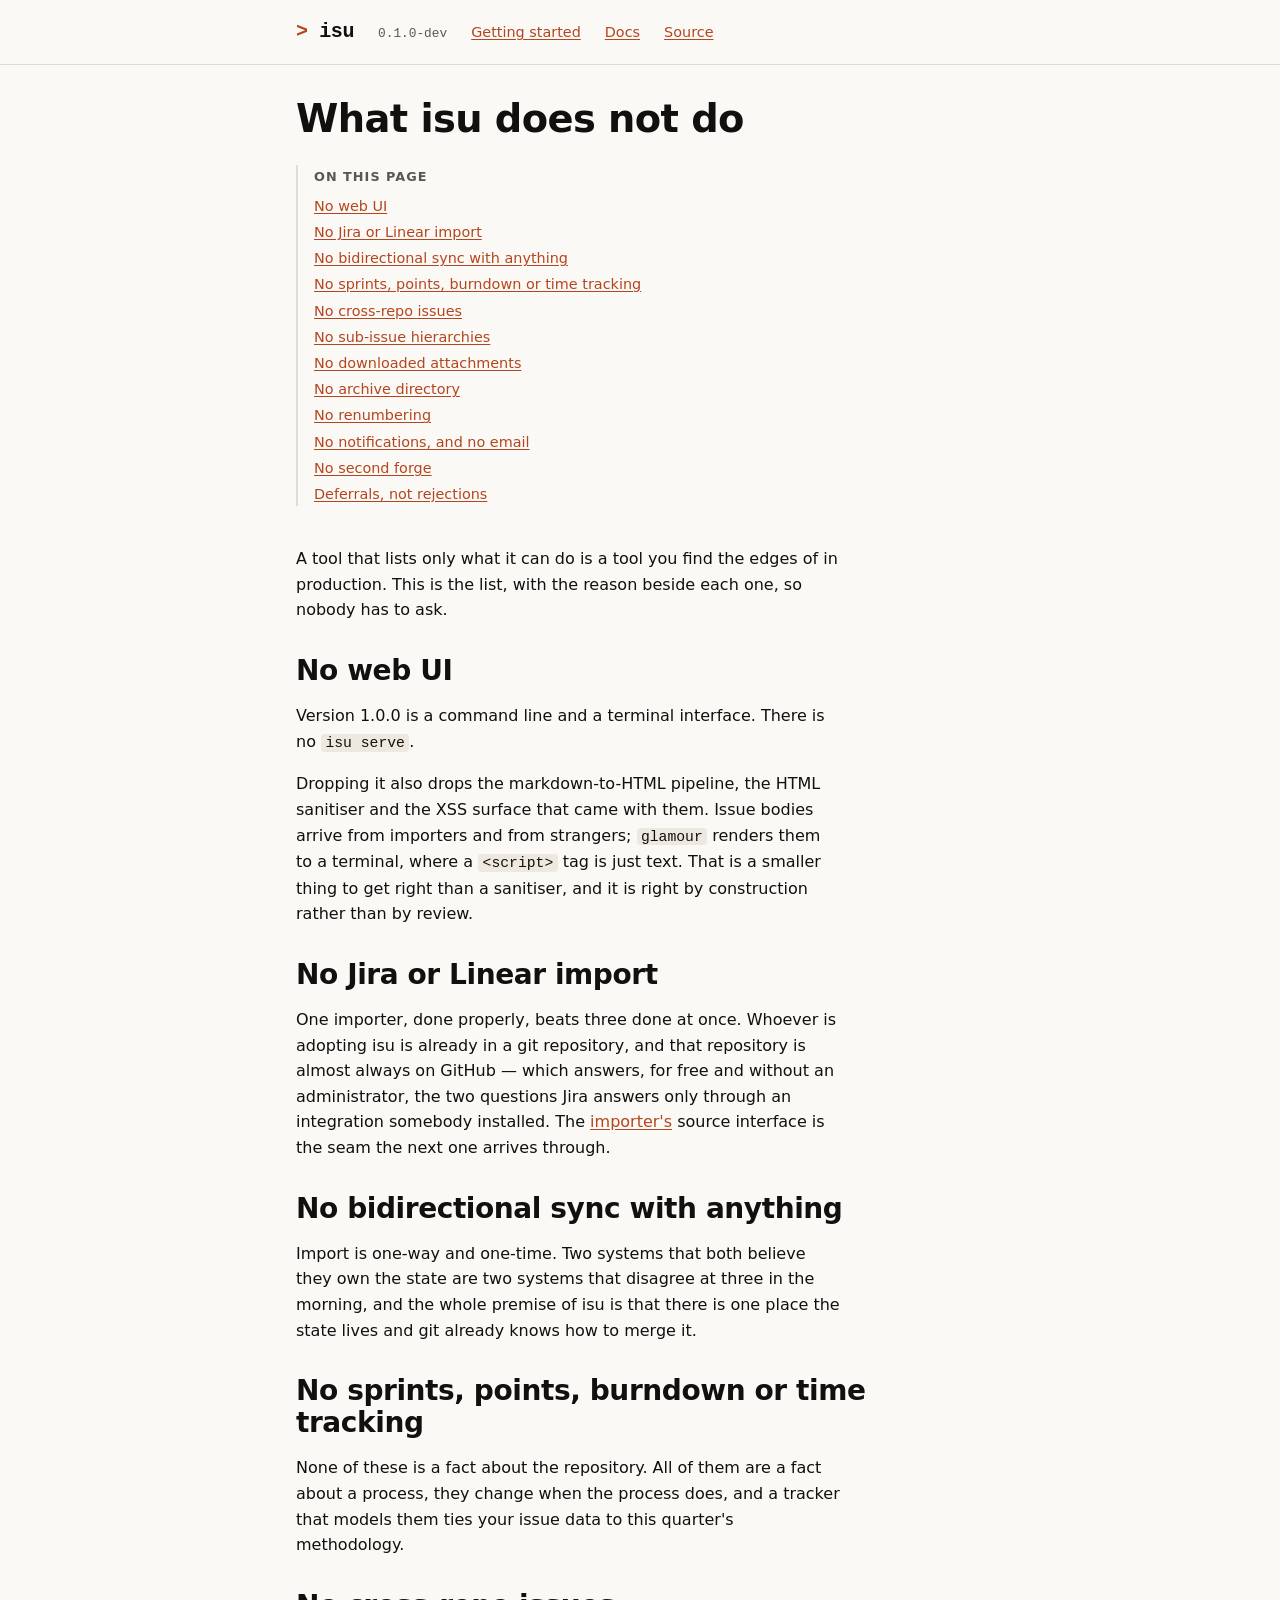
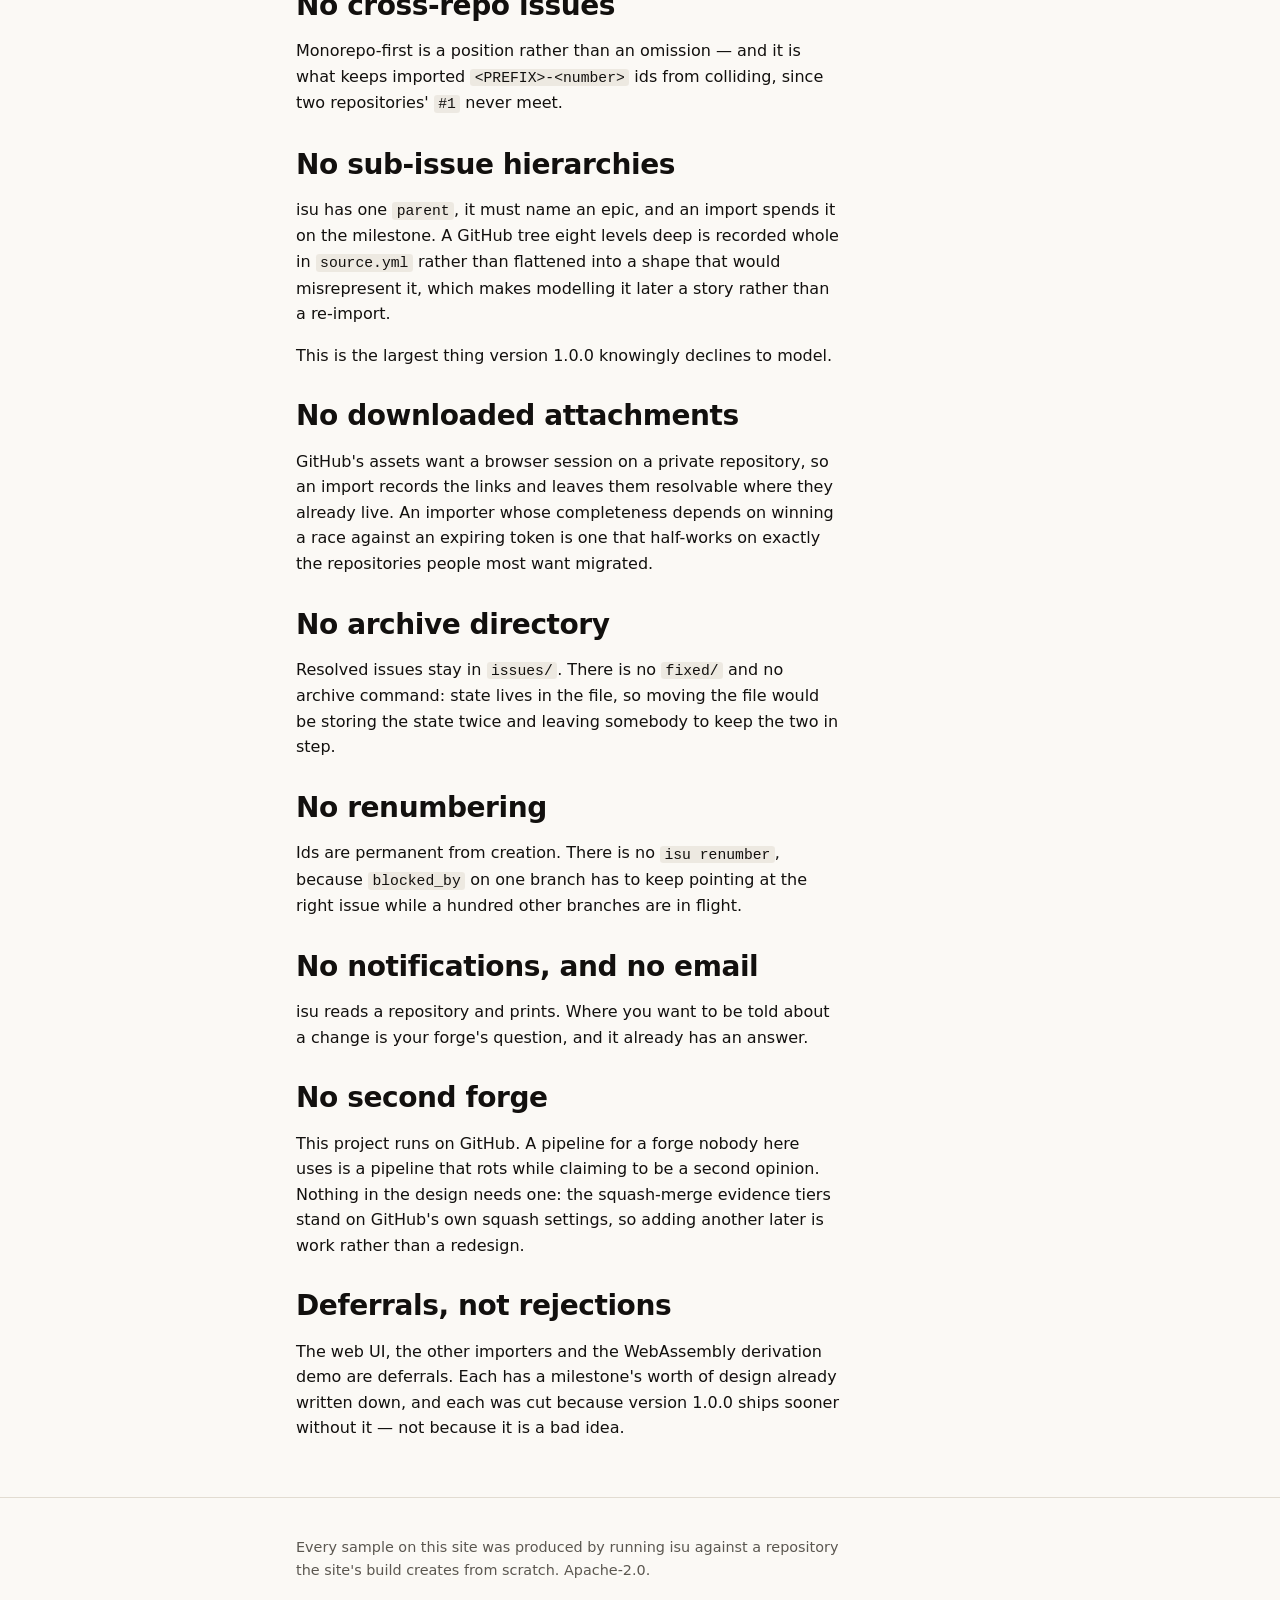
<file: web/site/docs/not-doing.html>
<!DOCTYPE html>
<html lang="en">
<head>
<meta charset="utf-8">
<meta name="viewport" content="width=device-width, initial-scale=1">
<title>What isu does not do — isu</title>
<meta name="description" content="A tool that lists only what it can do is a tool you find the edges of in production. This is the list, with the reason beside each one, so nobody has to ask.">
<link rel="canonical" href="https://isu-website.netlify.app/docs/not-doing.html">
<link rel="icon" href="../favicon.svg" type="image/svg+xml">
<link rel="stylesheet" href="../site.css">
<meta property="og:type" content="website">
<meta property="og:title" content="What isu does not do — isu">
<meta property="og:description" content="A tool that lists only what it can do is a tool you find the edges of in production. This is the list, with the reason beside each one, so nobody has to ask.">
<meta property="og:url" content="https://isu-website.netlify.app/docs/not-doing.html">
<meta property="og:image" content="https://isu-website.netlify.app/og.png">
<meta name="twitter:card" content="summary_large_image">
<meta name="twitter:title" content="What isu does not do — isu">
<meta name="twitter:description" content="A tool that lists only what it can do is a tool you find the edges of in production. This is the list, with the reason beside each one, so nobody has to ask.">
<meta name="twitter:image" content="https://isu-website.netlify.app/og.png">
</head>
<body>
<a class="skip" href="#main">Skip to the content</a>
<header class="masthead">
<div class="wrap">
<a class="wordmark" href="../index.html">isu</a>
<span class="version">0.1.0-dev</span>
<nav aria-label="Sections">
<a href="../docs/getting-started.html">Getting started</a>
<a href="../docs/index.html">Docs</a>
<a href="https://github.com/dgorshkov/isu">Source</a>
</nav>
</div>
</header>
<main id="main" class="wrap">
<h1>What isu does not do</h1>
<nav class="contents" aria-label="On this page">
<strong>On this page</strong>
<ul>
<li><a href="#no-web-ui">No web UI</a></li>
<li><a href="#no-jira-or-linear-import">No Jira or Linear import</a></li>
<li><a href="#no-bidirectional-sync-with-anything">No bidirectional sync with anything</a></li>
<li><a href="#no-sprints-points-burndown-or-time-tracking">No sprints, points, burndown or time tracking</a></li>
<li><a href="#no-cross-repo-issues">No cross-repo issues</a></li>
<li><a href="#no-sub-issue-hierarchies">No sub-issue hierarchies</a></li>
<li><a href="#no-downloaded-attachments">No downloaded attachments</a></li>
<li><a href="#no-archive-directory">No archive directory</a></li>
<li><a href="#no-renumbering">No renumbering</a></li>
<li><a href="#no-notifications-and-no-email">No notifications, and no email</a></li>
<li><a href="#no-second-forge">No second forge</a></li>
<li><a href="#deferrals-not-rejections">Deferrals, not rejections</a></li>
</ul>
</nav>
<p>A tool that lists only what it can do is a tool you find the edges of in production. This is the list, with the reason beside each one, so nobody has to ask.</p>
<h2 id="no-web-ui">No web UI</h2>
<p>Version 1.0.0 is a command line and a terminal interface. There is no <code>isu serve</code>.</p>
<p>Dropping it also drops the markdown-to-HTML pipeline, the HTML sanitiser and the XSS surface that came with them. Issue bodies arrive from importers and from strangers; <code>glamour</code> renders them to a terminal, where a <code>&lt;script&gt;</code> tag is just text. That is a smaller thing to get right than a sanitiser, and it is right by construction rather than by review.</p>
<h2 id="no-jira-or-linear-import">No Jira or Linear import</h2>
<p>One importer, done properly, beats three done at once. Whoever is adopting isu is already in a git repository, and that repository is almost always on GitHub — which answers, for free and without an administrator, the two questions Jira answers only through an integration somebody installed. The <a href="importing.html">importer&#39;s</a> source interface is the seam the next one arrives through.</p>
<h2 id="no-bidirectional-sync-with-anything">No bidirectional sync with anything</h2>
<p>Import is one-way and one-time. Two systems that both believe they own the state are two systems that disagree at three in the morning, and the whole premise of isu is that there is one place the state lives and git already knows how to merge it.</p>
<h2 id="no-sprints-points-burndown-or-time-tracking">No sprints, points, burndown or time tracking</h2>
<p>None of these is a fact about the repository. All of them are a fact about a process, they change when the process does, and a tracker that models them ties your issue data to this quarter&#39;s methodology.</p>
<h2 id="no-cross-repo-issues">No cross-repo issues</h2>
<p>Monorepo-first is a position rather than an omission — and it is what keeps imported <code>&lt;PREFIX&gt;-&lt;number&gt;</code> ids from colliding, since two repositories&#39; <code>#1</code> never meet.</p>
<h2 id="no-sub-issue-hierarchies">No sub-issue hierarchies</h2>
<p>isu has one <code>parent</code>, it must name an epic, and an import spends it on the milestone. A GitHub tree eight levels deep is recorded whole in <code>source.yml</code> rather than flattened into a shape that would misrepresent it, which makes modelling it later a story rather than a re-import.</p>
<p>This is the largest thing version 1.0.0 knowingly declines to model.</p>
<h2 id="no-downloaded-attachments">No downloaded attachments</h2>
<p>GitHub&#39;s assets want a browser session on a private repository, so an import records the links and leaves them resolvable where they already live. An importer whose completeness depends on winning a race against an expiring token is one that half-works on exactly the repositories people most want migrated.</p>
<h2 id="no-archive-directory">No archive directory</h2>
<p>Resolved issues stay in <code>issues/</code>. There is no <code>fixed/</code> and no archive command: state lives in the file, so moving the file would be storing the state twice and leaving somebody to keep the two in step.</p>
<h2 id="no-renumbering">No renumbering</h2>
<p>Ids are permanent from creation. There is no <code>isu renumber</code>, because <code>blocked_by</code> on one branch has to keep pointing at the right issue while a hundred other branches are in flight.</p>
<h2 id="no-notifications-and-no-email">No notifications, and no email</h2>
<p>isu reads a repository and prints. Where you want to be told about a change is your forge&#39;s question, and it already has an answer.</p>
<h2 id="no-second-forge">No second forge</h2>
<p>This project runs on GitHub. A pipeline for a forge nobody here uses is a pipeline that rots while claiming to be a second opinion. Nothing in the design needs one: the squash-merge evidence tiers stand on GitHub&#39;s own squash settings, so adding another later is work rather than a redesign.</p>
<h2 id="deferrals-not-rejections">Deferrals, not rejections</h2>
<p>The web UI, the other importers and the WebAssembly derivation demo are deferrals. Each has a milestone&#39;s worth of design already written down, and each was cut because version 1.0.0 ships sooner without it — not because it is a bad idea.</p>


</main>
<footer class="foot">
<div class="wrap">
<p>Every sample on this site was produced by running isu against a repository the site&#39;s build creates from scratch. Apache-2.0.</p>
</div>
</footer>
</body>
</html>
</file>
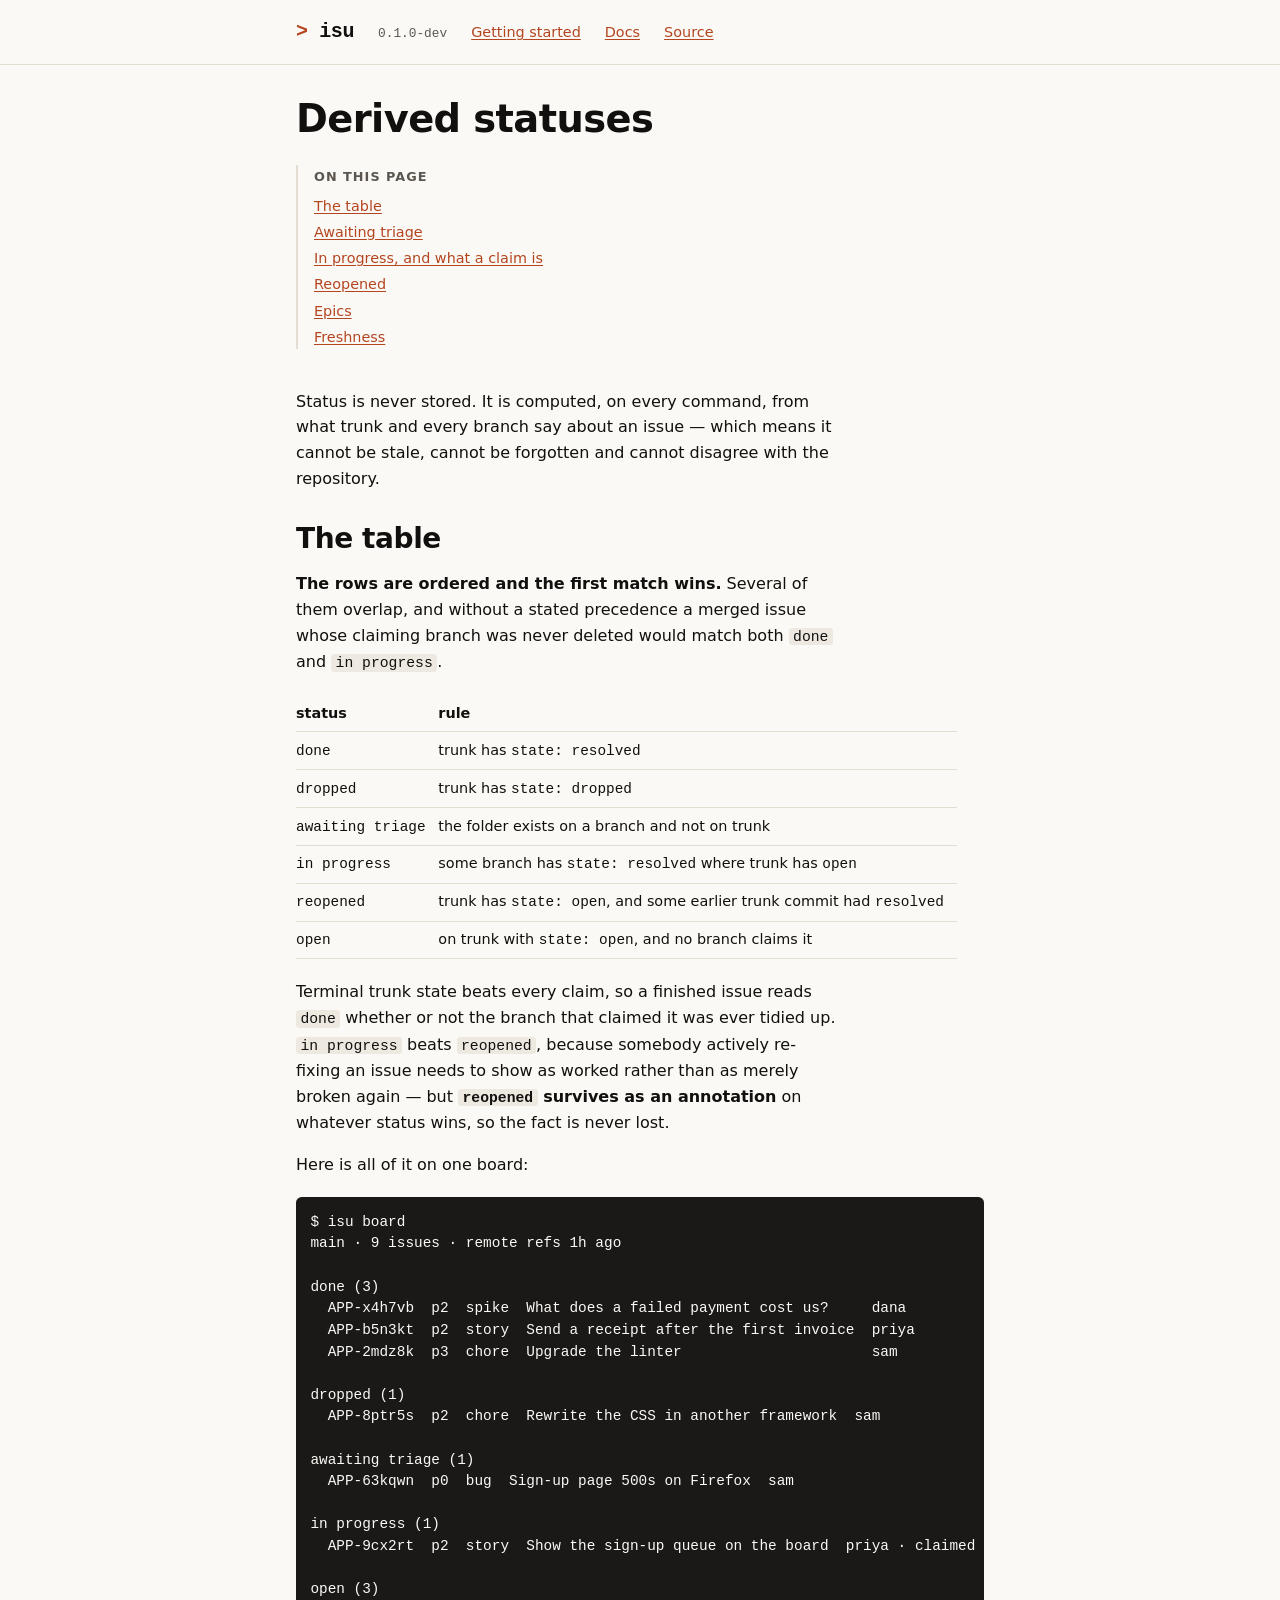
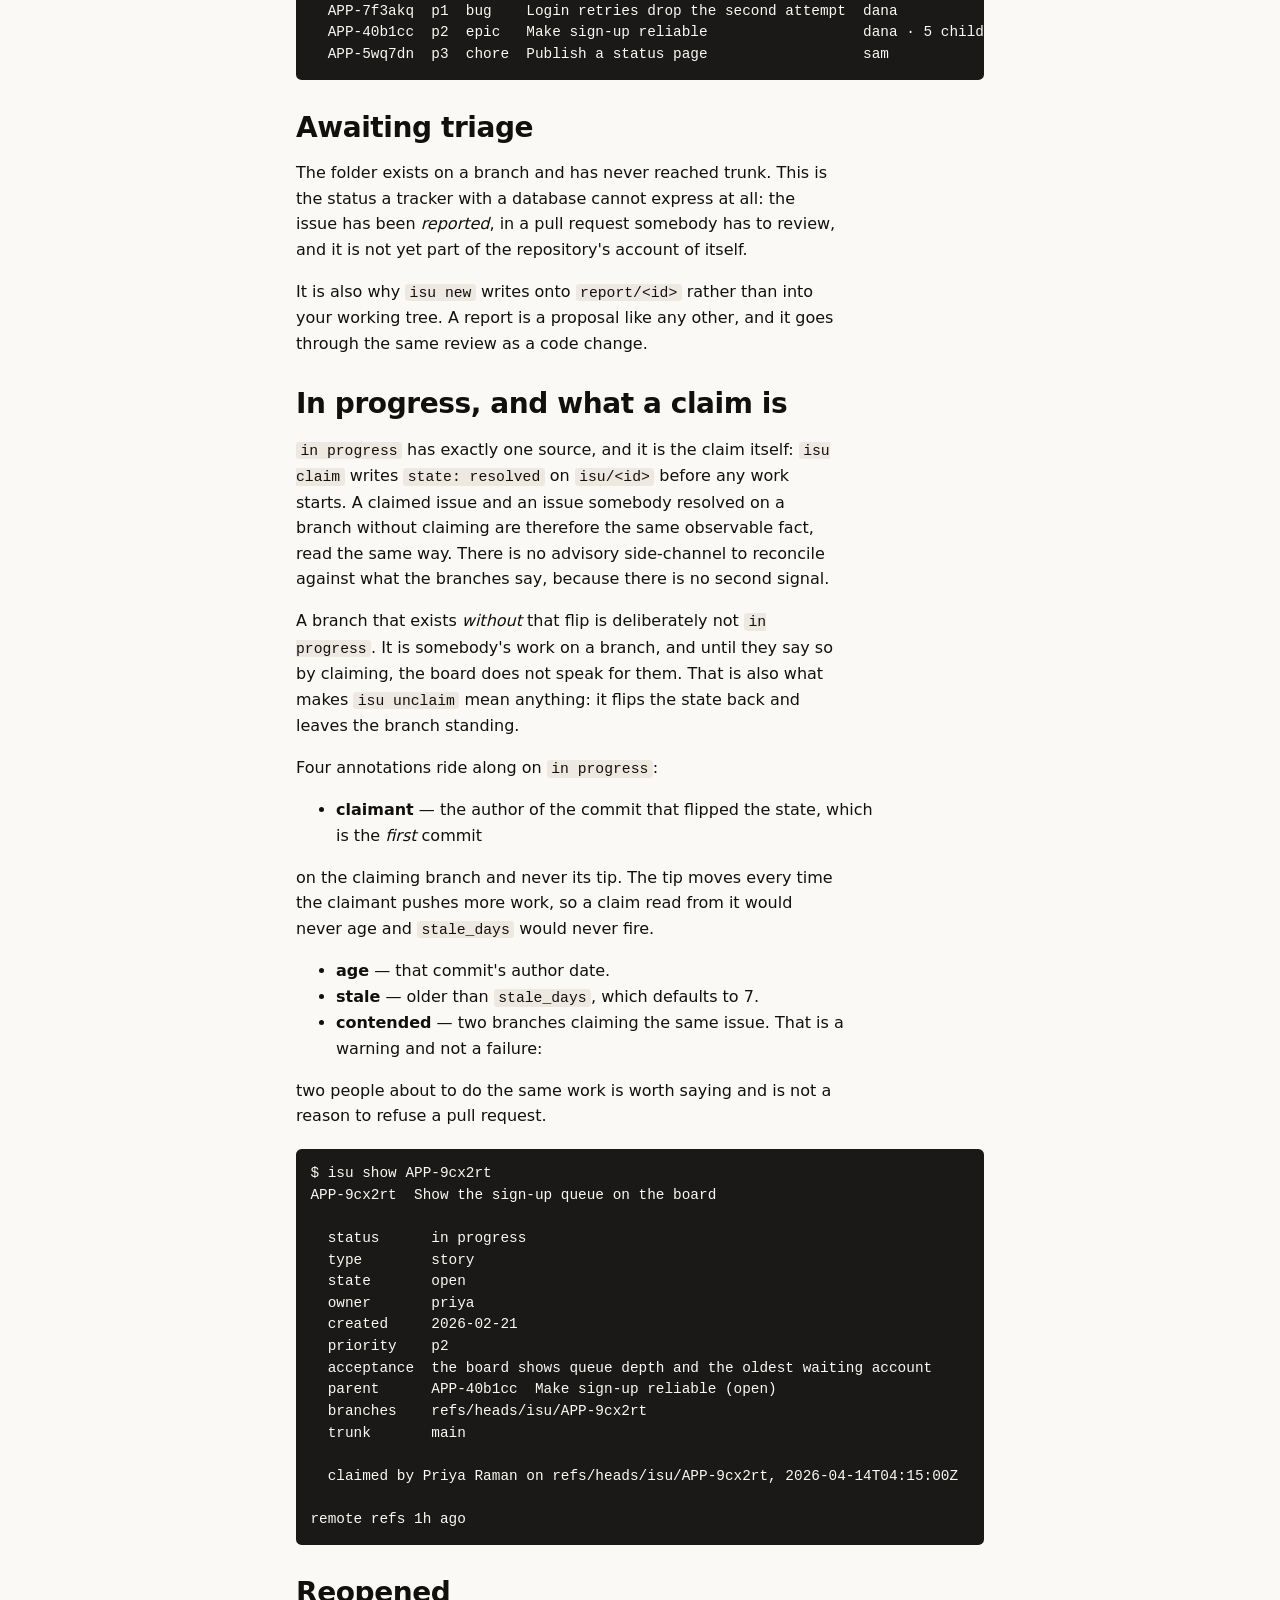
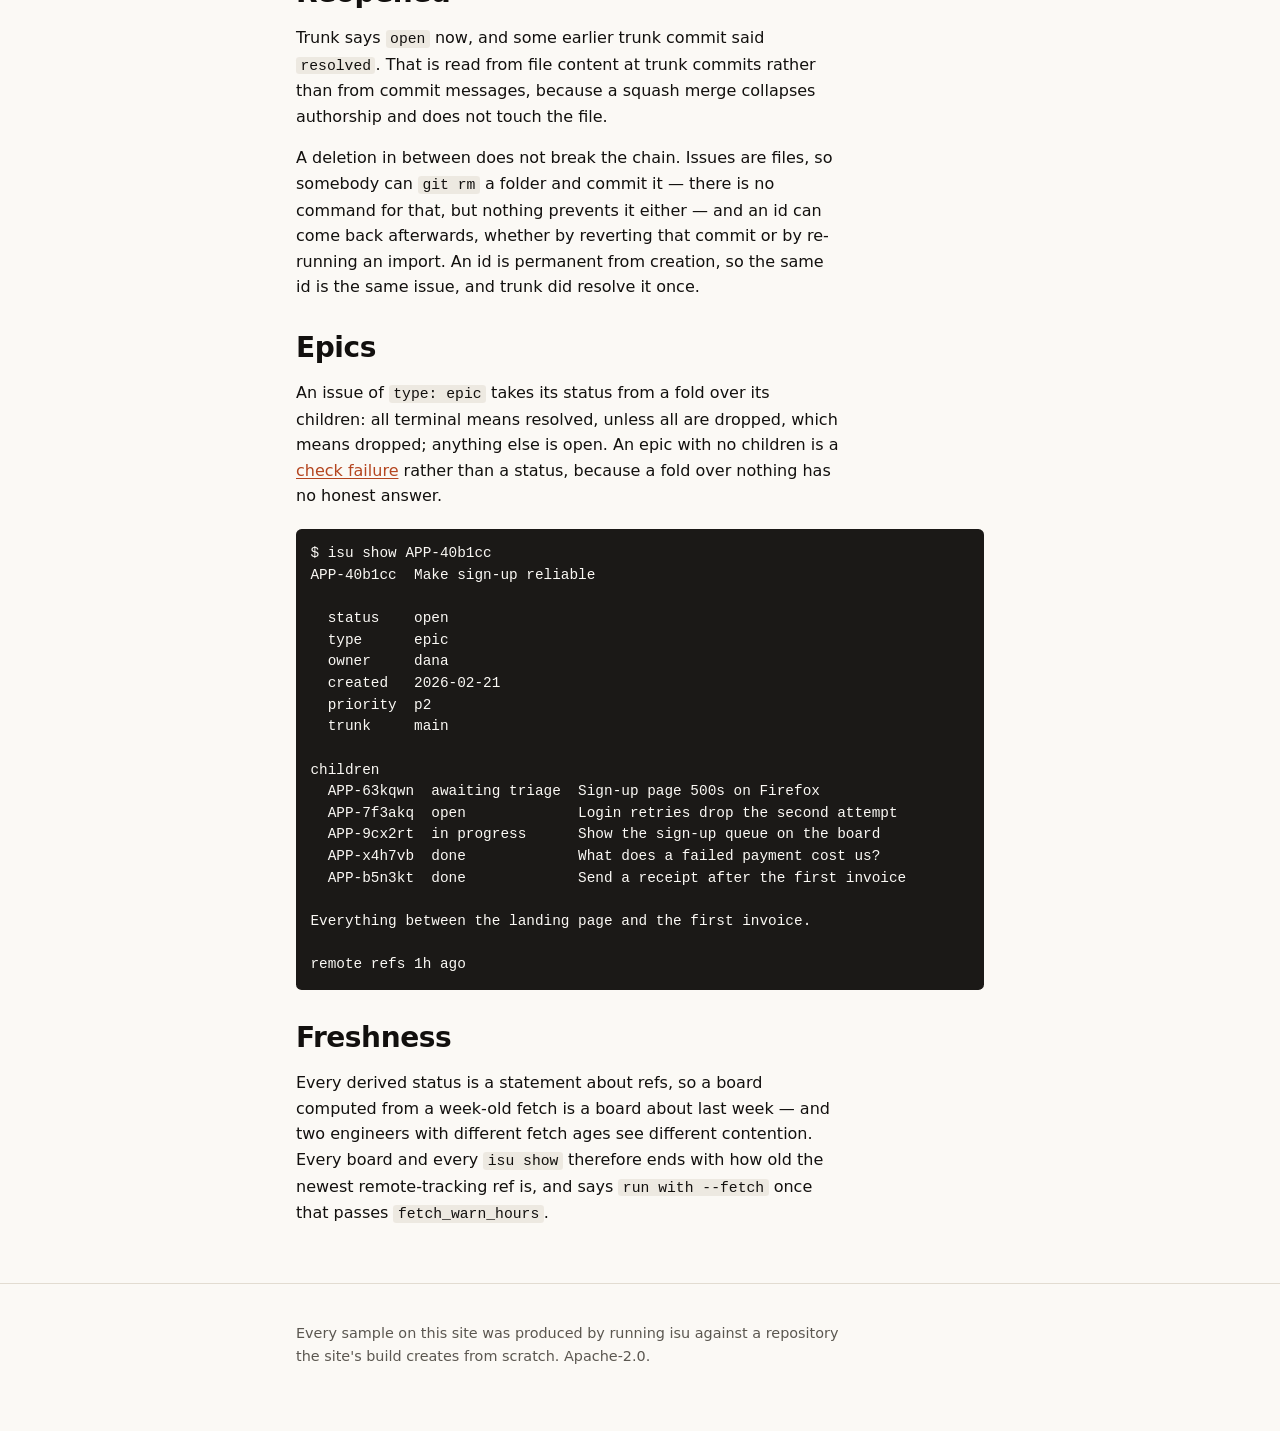
<file: web/site/docs/statuses.html>
<!DOCTYPE html>
<html lang="en">
<head>
<meta charset="utf-8">
<meta name="viewport" content="width=device-width, initial-scale=1">
<title>Derived statuses — isu</title>
<meta name="description" content="Status is never stored. It is computed, on every command, from what trunk and every branch say about an issue — which means it cannot be stale, cannot be forgotten and cannot disagree with the repository.">
<link rel="canonical" href="https://isu-website.netlify.app/docs/statuses.html">
<link rel="icon" href="../favicon.svg" type="image/svg+xml">
<link rel="stylesheet" href="../site.css">
<meta property="og:type" content="website">
<meta property="og:title" content="Derived statuses — isu">
<meta property="og:description" content="Status is never stored. It is computed, on every command, from what trunk and every branch say about an issue — which means it cannot be stale, cannot be forgotten and cannot disagree with the repository.">
<meta property="og:url" content="https://isu-website.netlify.app/docs/statuses.html">
<meta property="og:image" content="https://isu-website.netlify.app/og.png">
<meta name="twitter:card" content="summary_large_image">
<meta name="twitter:title" content="Derived statuses — isu">
<meta name="twitter:description" content="Status is never stored. It is computed, on every command, from what trunk and every branch say about an issue — which means it cannot be stale, cannot be forgotten and cannot disagree with the repository.">
<meta name="twitter:image" content="https://isu-website.netlify.app/og.png">
</head>
<body>
<a class="skip" href="#main">Skip to the content</a>
<header class="masthead">
<div class="wrap">
<a class="wordmark" href="../index.html">isu</a>
<span class="version">0.1.0-dev</span>
<nav aria-label="Sections">
<a href="../docs/getting-started.html">Getting started</a>
<a href="../docs/index.html">Docs</a>
<a href="https://github.com/dgorshkov/isu">Source</a>
</nav>
</div>
</header>
<main id="main" class="wrap">
<h1>Derived statuses</h1>
<nav class="contents" aria-label="On this page">
<strong>On this page</strong>
<ul>
<li><a href="#the-table">The table</a></li>
<li><a href="#awaiting-triage">Awaiting triage</a></li>
<li><a href="#in-progress-and-what-a-claim-is">In progress, and what a claim is</a></li>
<li><a href="#reopened">Reopened</a></li>
<li><a href="#epics">Epics</a></li>
<li><a href="#freshness">Freshness</a></li>
</ul>
</nav>
<p>Status is never stored. It is computed, on every command, from what trunk and every branch say about an issue — which means it cannot be stale, cannot be forgotten and cannot disagree with the repository.</p>
<h2 id="the-table">The table</h2>
<p><strong>The rows are ordered and the first match wins.</strong> Several of them overlap, and without a stated precedence a merged issue whose claiming branch was never deleted would match both <code>done</code> and <code>in progress</code>.</p>
<div class="scroller" tabindex="0" role="group" aria-label="table">
<table>
<thead><tr>
<th>status</th>
<th>rule</th>
</tr></thead>
<tbody>
<tr>
<td><code>done</code></td>
<td>trunk has <code>state: resolved</code></td>
</tr>
<tr>
<td><code>dropped</code></td>
<td>trunk has <code>state: dropped</code></td>
</tr>
<tr>
<td><code>awaiting triage</code></td>
<td>the folder exists on a branch and not on trunk</td>
</tr>
<tr>
<td><code>in progress</code></td>
<td>some branch has <code>state: resolved</code> where trunk has <code>open</code></td>
</tr>
<tr>
<td><code>reopened</code></td>
<td>trunk has <code>state: open</code>, and some earlier trunk commit had <code>resolved</code></td>
</tr>
<tr>
<td><code>open</code></td>
<td>on trunk with <code>state: open</code>, and no branch claims it</td>
</tr>
</tbody></table></div>
<p>Terminal trunk state beats every claim, so a finished issue reads <code>done</code> whether or not the branch that claimed it was ever tidied up. <code>in progress</code> beats <code>reopened</code>, because somebody actively re-fixing an issue needs to show as worked rather than as merely broken again — but <strong><code>reopened</code> survives as an annotation</strong> on whatever status wins, so the fact is never lost.</p>
<p>Here is all of it on one board:</p>
<div class="scroller ran" tabindex="0" role="group" aria-label="terminal output"><pre><code>$ isu board
main · 9 issues · remote refs 1h ago

done (3)
  APP-x4h7vb  p2  spike  What does a failed payment cost us?     dana
  APP-b5n3kt  p2  story  Send a receipt after the first invoice  priya
  APP-2mdz8k  p3  chore  Upgrade the linter                      sam

dropped (1)
  APP-8ptr5s  p2  chore  Rewrite the CSS in another framework  sam

awaiting triage (1)
  APP-63kqwn  p0  bug  Sign-up page 500s on Firefox  sam

in progress (1)
  APP-9cx2rt  p2  story  Show the sign-up queue on the board  priya · claimed by Priya Raman

open (3)
  APP-7f3akq  p1  bug    Login retries drop the second attempt  dana
  APP-40b1cc  p2  epic   Make sign-up reliable                  dana · 5 children
  APP-5wq7dn  p3  chore  Publish a status page                  sam</code></pre></div>
<h2 id="awaiting-triage">Awaiting triage</h2>
<p>The folder exists on a branch and has never reached trunk. This is the status a tracker with a database cannot express at all: the issue has been <em>reported</em>, in a pull request somebody has to review, and it is not yet part of the repository&#39;s account of itself.</p>
<p>It is also why <code>isu new</code> writes onto <code>report/&lt;id&gt;</code> rather than into your working tree. A report is a proposal like any other, and it goes through the same review as a code change.</p>
<h2 id="in-progress-and-what-a-claim-is">In progress, and what a claim is</h2>
<p><code>in progress</code> has exactly one source, and it is the claim itself: <code>isu claim</code> writes <code>state: resolved</code> on <code>isu/&lt;id&gt;</code> before any work starts. A claimed issue and an issue somebody resolved on a branch without claiming are therefore the same observable fact, read the same way. There is no advisory side-channel to reconcile against what the branches say, because there is no second signal.</p>
<p>A branch that exists <em>without</em> that flip is deliberately not <code>in progress</code>. It is somebody&#39;s work on a branch, and until they say so by claiming, the board does not speak for them. That is also what makes <code>isu unclaim</code> mean anything: it flips the state back and leaves the branch standing.</p>
<p>Four annotations ride along on <code>in progress</code>:</p>
<ul>
<li><strong>claimant</strong> — the author of the commit that flipped the state, which is the <em>first</em> commit</li>
</ul>
<p>on the claiming branch and never its tip. The tip moves every time the claimant pushes more work, so a claim read from it would never age and <code>stale_days</code> would never fire.</p>
<ul>
<li><strong>age</strong> — that commit&#39;s author date.</li>
<li><strong>stale</strong> — older than <code>stale_days</code>, which defaults to 7.</li>
<li><strong>contended</strong> — two branches claiming the same issue. That is a warning and not a failure:</li>
</ul>
<p>two people about to do the same work is worth saying and is not a reason to refuse a pull request.</p>
<div class="scroller ran" tabindex="0" role="group" aria-label="terminal output"><pre><code>$ isu show APP-9cx2rt
APP-9cx2rt  Show the sign-up queue on the board

  status      in progress
  type        story
  state       open
  owner       priya
  created     2026-02-21
  priority    p2
  acceptance  the board shows queue depth and the oldest waiting account
  parent      APP-40b1cc  Make sign-up reliable (open)
  branches    refs/heads/isu/APP-9cx2rt
  trunk       main

  claimed by Priya Raman on refs/heads/isu/APP-9cx2rt, 2026-04-14T04:15:00Z

remote refs 1h ago</code></pre></div>
<h2 id="reopened">Reopened</h2>
<p>Trunk says <code>open</code> now, and some earlier trunk commit said <code>resolved</code>. That is read from file content at trunk commits rather than from commit messages, because a squash merge collapses authorship and does not touch the file.</p>
<p>A deletion in between does not break the chain. Issues are files, so somebody can <code>git rm</code> a folder and commit it — there is no command for that, but nothing prevents it either — and an id can come back afterwards, whether by reverting that commit or by re-running an import. An id is permanent from creation, so the same id is the same issue, and trunk did resolve it once.</p>
<h2 id="epics">Epics</h2>
<p>An issue of <code>type: epic</code> takes its status from a fold over its children: all terminal means resolved, unless all are dropped, which means dropped; anything else is open. An epic with no children is a <a href="checks.html">check failure</a> rather than a status, because a fold over nothing has no honest answer.</p>
<div class="scroller ran" tabindex="0" role="group" aria-label="terminal output"><pre><code>$ isu show APP-40b1cc
APP-40b1cc  Make sign-up reliable

  status    open
  type      epic
  owner     dana
  created   2026-02-21
  priority  p2
  trunk     main

children
  APP-63kqwn  awaiting triage  Sign-up page 500s on Firefox
  APP-7f3akq  open             Login retries drop the second attempt
  APP-9cx2rt  in progress      Show the sign-up queue on the board
  APP-x4h7vb  done             What does a failed payment cost us?
  APP-b5n3kt  done             Send a receipt after the first invoice

Everything between the landing page and the first invoice.

remote refs 1h ago</code></pre></div>
<h2 id="freshness">Freshness</h2>
<p>Every derived status is a statement about refs, so a board computed from a week-old fetch is a board about last week — and two engineers with different fetch ages see different contention. Every board and every <code>isu show</code> therefore ends with how old the newest remote-tracking ref is, and says <code>run with --fetch</code> once that passes <code>fetch_warn_hours</code>.</p>


</main>
<footer class="foot">
<div class="wrap">
<p>Every sample on this site was produced by running isu against a repository the site&#39;s build creates from scratch. Apache-2.0.</p>
</div>
</footer>
</body>
</html>
</file>
<file: web/site/site.css>
/* isu.dev — the whole stylesheet.
 *
 * Every colour and every type size is declared once, in the two token blocks
 * below, and referenced through a custom property everywhere else. M8-S2 makes
 * that a test rather than a convention: a hex literal or a pixel font size
 * outside those blocks fails the build.
 *
 * There is no webfont. M8-S2 asks for fonts "self-hosted and subset,
 * no third-party font CDN"; the strongest form of that is not to ship a font at
 * all, so the prose is set in the reader's own UI face and the terminal in
 * their own monospace. Nothing is fetched, nothing is subset, nothing is a
 * third-party request, and the page renders at first paint with no swap.
 */

:root {
	color-scheme: light dark;

	/* Colours. Six, named for their job rather than their hue. Every pair the
	 * page actually puts together is asserted against WCAG AA in gates.go. */
	--paper: #fbf9f5;
	--ink: #12100e;
	--slate: #5b5750;
	--rule: #e2dcd1;
	--signal: #b4451f;
	--terminal: #1b1917;
	--terminal-ink: #fbf9f5;
	--glow: #f0ac7a;

	/* The type scale, hand-tuned rather than geometric — and said plainly here
	 * because the comment used to claim "up and down by a factor of 1.25" and
	 * only one of its six steps was. The real ratios are 1.125, 1.111, 1.25,
	 * 1.4, 1.371 and 1.333: tight at reading sizes where a reader needs two
	 * sizes to look deliberately different, loose at display sizes where they
	 * need to look unrelated. A file that fails the build over a stray hex
	 * literal should not carry a comment its own numbers contradict. */
	--text-xs: 0.8rem;
	--text-s: 0.9rem;
	--text-m: 1rem;
	--text-l: clamp(1.1rem, 1rem + 0.5vw, 1.25rem);
	--text-xl: 1.75rem;
	--text-2xl: 2.4rem;

	/* The one fluid size on the site. Fixed at 3.2rem this broke to five lines
	 * on a phone and pushed the first terminal card — the only thing on the
	 * page that proves anything — below the fold on every mobile device. */
	--text-3xl: clamp(2.1rem, 1.4rem + 3.2vw, 3.2rem);

	--measure: 34rem;
	--gap: 1.5rem;
	--radius: 0.35rem;

	--sans: ui-sans-serif, system-ui, -apple-system, "Segoe UI", Roboto, "Helvetica Neue",
		Arial, sans-serif;
	--mono: ui-monospace, SFMono-Regular, "SF Mono", Menlo, Consolas,
		"Liberation Mono", monospace;
}

@media (prefers-color-scheme: dark) {
	:root {
		--paper: #141312;
		--ink: #f2eee7;
		--slate: #a9a199;
		--rule: #332f2a;
		--signal: #f0894f;
		--terminal: #0c0b0a;
		--terminal-ink: #f2eee7;
		--glow: #f0ac7a;
	}
}

*,
*::before,
*::after {
	box-sizing: border-box;
}

html {
	-webkit-text-size-adjust: 100%;
}

body {
	margin: 0;
	background: var(--paper);
	color: var(--ink);
	font-family: var(--sans);
	font-size: var(--text-m);
	line-height: 1.6;
}

.wrap {
	max-width: 46rem;
	margin: 0 auto;
	padding: 0 var(--gap);
}

/* ---- the skip link, first in the document and visible when focused ---- */

.skip {
	position: absolute;
	left: -100vw;
	top: 0;
	background: var(--signal);
	color: var(--paper);
	padding: 0.5rem 1rem;
	z-index: 2;
}

.skip:focus {
	left: 0;
}

/* ---- masthead ---- */

/* The version of the binary that produced every sample below. A page for a
 * pre-1.0 tool that declines to say which pre-1.0 it is asks to be trusted
 * about the one thing it could simply state. */
.version {
	font-family: var(--mono);
	font-size: var(--text-xs);
	color: var(--slate);
}

.masthead {
	border-bottom: 1px solid var(--rule);
	padding: 1rem 0;
}

.masthead .wrap {
	display: flex;
	flex-wrap: wrap;
	align-items: baseline;
	gap: var(--gap);
}

.wordmark {
	font-family: var(--mono);
	font-size: var(--text-l);
	font-weight: 700;
	letter-spacing: -0.02em;
	color: var(--ink);
	text-decoration: none;
}

.wordmark::before {
	content: "> ";
	color: var(--signal);
}

.masthead nav {
	display: flex;
	flex-wrap: wrap;
	gap: var(--gap);
	font-size: var(--text-s);
}

/* ---- links ---- */

a {
	color: var(--signal);
	text-underline-offset: 0.15em;
}

a:focus-visible,
button:focus-visible {
	outline: 2px solid var(--signal);
	outline-offset: 2px;
}

/* The other half of WCAG 2.1.1's neighbour, 2.4.7 Focus Visible.
 *
 * M8-S2 made every scrolling box reachable with a tabindex and stopped there.
 * The five cards on the landing page were then reachable and said nothing when
 * they had focus: no rule here covered them, so they fell back to the browser's
 * own outline, which is painted outside the border box — and `.proof` is
 * `overflow: hidden`, which clipped it on three sides. Reachable and invisible.
 *
 * Inset, so nothing can clip it, and --glow on --terminal is 9.09:1. */
.scroller:focus-visible,
.install:focus-visible,
.proof pre:focus-visible {
	outline: 2px solid var(--signal);
	outline-offset: -3px;
}

.proof pre:focus-visible {
	outline-color: var(--glow);
}

/* ---- headings and prose ---- */

h1,
h2,
h3,
h4 {
	line-height: 1.15;
	letter-spacing: -0.015em;
	margin: 2rem 0 0.75rem;
}

h1 {
	font-size: var(--text-2xl);
}

h2 {
	font-size: var(--text-xl);
}

h3 {
	font-size: var(--text-l);
}

h4 {
	font-size: var(--text-m);
}

p,
li {
	max-width: var(--measure);
}

code {
	font-family: var(--mono);
	font-size: 0.92em;
	background: color-mix(in srgb, var(--rule) 55%, transparent);
	border-radius: 0.2rem;
	padding: 0.05em 0.3em;
}

hr {
	border: 0;
	border-top: 1px solid var(--rule);
	margin: 2.5rem 0;
}

blockquote {
	margin: 1.5rem 0;
	padding-left: 1rem;
	border-left: 3px solid var(--signal);
	color: var(--slate);
}

/* ---- the hero ---- */

.hero {
	padding: 2rem 0 1rem;
}

.hero h1 {
	font-size: var(--text-3xl);
	margin-top: 0;
}

.tagline {
	font-size: var(--text-l);
	color: var(--slate);
	max-width: var(--measure);
}

/* The one call to action on the page, and it was the faintest thing in the hero.
 *
 * The prompt and the caret are pseudo-elements rather than spans, so selecting
 * this line selects the command and nothing else. They used to be
 * `<span aria-hidden="true">`, which hides a string from a screen reader and not
 * from a clipboard: triple-clicking the page's only CTA and pasting it gave
 * `$ go install …@latest_`, which does not run. The proof card two rules down
 * had always done its prompt correctly, as ::before.
 *
 * The box is in the accent now. It was 1px of --rule, which is 1.3:1 against
 * paper — so in practice there was no box, and the only thing giving the CTA any
 * weight at all was a blinking caret that a reader who asked for less motion
 * correctly never sees. */
.install {
	font-family: var(--mono);
	font-size: var(--text-m);
	border: 1px solid var(--signal);
	background: color-mix(in srgb, var(--signal) 8%, transparent);
	border-radius: var(--radius);
	padding: 0.7rem 0.9rem;
	display: inline-block;
	overflow-x: auto;
	max-width: 100%;

	/* One tap or click selects the whole command and nothing else. There is no
	 * copy button because there is no JavaScript, and selecting text by hand
	 * inside a horizontally scrolling box on a touchscreen is among the least
	 * reliable things a phone does. */
	user-select: all;
}

.install::before {
	content: "$ ";
	color: var(--signal);
	user-select: none;
}

.install::after {
	content: "_";
	user-select: none;
	animation: blink 1.2s steps(1) infinite;
}

/* What you need before the command above will work. A page that ships a single
 * `go install` line and never names a toolchain has no path for the reader who
 * does not already have one. */
.requires {
	font-size: var(--text-s);
	color: var(--slate);
	margin-top: 0.6rem;
}

/* ---- the proof card: the site's signature element ----
 *
 * Every claim the site makes sits directly above one of these, and everything
 * inside it came out of the binary in this repository. The header bar carries
 * the command; the body carries exactly the bytes isu wrote.
 */

.proof {
	/* The card is dark in both schemes, so its scrollbar should be too. Without
	 * this it inherits :root's `light dark` and a light scrollbar sits under a
	 * black terminal. */
	color-scheme: dark;
	margin: 1.25rem 0 2.5rem;
	border: 1px solid var(--rule);
	border-radius: var(--radius);
	overflow: hidden;
	background: var(--terminal);
}

.proof .command {
	font-family: var(--mono);
	font-size: var(--text-s);
	color: var(--glow);
	padding: 0.6rem 0.9rem;
	border-bottom: 1px solid color-mix(in srgb, var(--glow) 25%, transparent);
	margin: 0;
	max-width: none;
}

.proof .command::before {
	content: "$ ";
	opacity: 0.65;
}

.proof pre {
	margin: 0;
	padding: 0.9rem;
	overflow-x: auto;
	color: var(--terminal-ink);
	font-family: var(--mono);
	font-size: var(--text-s);
	line-height: 1.5;
	tab-size: 4;
}

.proof code {
	background: none;
	padding: 0;
	font-size: inherit;
}

/* ---- documents ---- */

.scroller {
	overflow-x: auto;
	max-width: 100%;
	margin: 1.25rem 0;
}

.scroller pre {
	margin: 0;
	padding: 0.9rem;
	border-radius: var(--radius);
	font-family: var(--mono);
	font-size: var(--text-s);
	line-height: 1.5;
}

.scroller code {
	background: none;
	padding: 0;
	font-size: inherit;
}

/* A block that ran. The dark ground is this site's word for "these are the
 * bytes the binary wrote", and it is spent nowhere else. */
.scroller.ran pre {
	background: var(--terminal);
	color: var(--terminal-ink);
}

/* A command the build ran and whose output the document cannot quote, because
 * the output is a fresh id every time. Without this the card is a prompt on a
 * dark ground with nothing under it, which on a site where dark means "the
 * binary wrote these bytes" reads as "it printed nothing". */
.unquoted {
	margin-top: -0.75rem;
	color: var(--slate);
	font-size: var(--text-s);
}

/* A block that did not. Illustrative, placeholders in it, never executed — so
 * it gets a ground it cannot be mistaken for the other one on.
 *
 * It got a 1px --rule border, and --rule on --paper is 1.30:1: the positive
 * signal that was supposed to replace the borrowed dark ground was not
 * perceivable, so a sketch was a <pre> on paper and nothing else. --slate is
 * 6.83:1 and carries the same weight as the claim rule on the landing page,
 * which is the site's existing word for "this line is doing a job". */
.scroller.sketch pre {
	background: none;
	color: var(--ink);
	border: 0;
	border-left: 3px solid var(--slate);
	border-radius: 0;
	padding-left: 1rem;
}

table {
	border-collapse: collapse;
	font-size: var(--text-s);
}

th,
td {
	border-bottom: 1px solid var(--rule);
	padding: 0.4rem 0.8rem 0.4rem 0;
	text-align: left;
	vertical-align: top;
}

th {
	white-space: nowrap;
}

/* ---- contents list beside a document ---- */

.contents {
	border-left: 2px solid var(--rule);
	padding-left: 1rem;
	margin: 1.5rem 0 2.5rem;
	font-size: var(--text-s);
}

.contents ul {
	list-style: none;
	margin: 0.4rem 0 0;
	padding: 0;
}

.contents li {
	margin: 0.2rem 0;
}

.contents strong {
	color: var(--slate);
	font-weight: 600;
	text-transform: uppercase;
	letter-spacing: 0.08em;
	font-size: var(--text-xs);
}

/* ---- the documentation index ----
 *
 * A link and the line its page opens with. Eight bare titles told a reader who
 * arrived here from search nothing about which two of them they wanted.
 */

.pages {
	list-style: none;
	margin: 1.5rem 0;
	padding: 0;
	max-width: var(--measure);
}

.pages li {
	border-top: 1px solid var(--rule);
	padding: 0.7rem 0;
	max-width: none;
}

.pages a {
	font-weight: 600;
}

.pages .note {
	display: block;
	color: var(--slate);
	font-size: var(--text-s);
	line-height: 1.5;
}

/* ---- section headings on the landing page ---- */

/* The one sentence in a section that is worth reading if nothing else is.
 *
 * It was one step up the scale from body copy and identical in every other
 * respect, which meant the sentence built to be skimmed did not look like one.
 * Three things separate it now — size, weight, and a rule in the accent — and
 * the rule is also the only steady job --signal does on this page. */
.claim {
	font-size: var(--text-l);
	font-weight: 600;
	line-height: 1.4;
	letter-spacing: -0.01em;
	border-left: 2px solid var(--signal);
	padding-left: 0.9rem;
	max-width: var(--measure);
}

.section {
	border-top: 1px solid var(--rule);
	padding-top: 2.25rem;
	margin-top: 2.5rem;
}

/* Padding blocks margin collapse, so a section's opening heading added its own
 * 2rem to the section's — 6.5rem of gap that was arithmetic rather than a
 * decision. The gap is the section's to choose. */
.section > h2:first-child {
	margin-top: 0;
}

/* ---- foot ---- */

.foot {
	border-top: 1px solid var(--rule);
	margin-top: 3.5rem;
	padding: 1.5rem 0 3rem;
	color: var(--slate);
	font-size: var(--text-s);
}

.foot a {
	color: var(--slate);
}

/* ---- narrow screens ----
 *
 * The one width breakpoint on the site, and it exists for one reason: the
 * first terminal card is the only thing on this page that proves anything, and
 * a hero set at desktop proportions pushed it most of a screen further down on
 * a phone than it needed to be. Type, not layout — there is nothing here to
 * reflow.
 */

@media (max-width: 30rem) {
	.hero {
		padding: 1.25rem 0 0.75rem;
	}

	.tagline {
		font-size: var(--text-m);
	}

	/* The install command is 53 cells wide. On a 390px phone `.install` has
	 * 313px of inner width, so about 40% of the one command this page asks
	 * anybody to run was off the right-hand edge, in a box that had to be
	 * scrolled sideways by hand to read and by touch-drag to select. Wrapping
	 * it costs a second line and shows the whole thing.
	 *
	 * gateWidth could not see this: it holds <pre> and <table> to a scrolling
	 * box, and the install line is a <p>. "No page-level horizontal scroll" and
	 * "readable on a phone" are not the same property, and this is where they
	 * came apart. */
	.install {
		display: block;
		overflow-x: visible;
		white-space: pre-wrap;
		overflow-wrap: anywhere;
	}
}

/* ---- motion ----
 *
 * The page animates one thing: the caret after the install line. Anybody who
 * has asked their system for less motion gets none.
 */

@keyframes blink {
	50% {
		opacity: 0;
	}
}

@media (prefers-reduced-motion: reduce) {
	*,
	*::before,
	*::after {
		animation-duration: 0.001ms !important;
		animation-iteration-count: 1 !important;
		transition-duration: 0.001ms !important;
		scroll-behavior: auto !important;
	}

	.install::after {
		animation: none;
		opacity: 1;
	}
}
</file>
